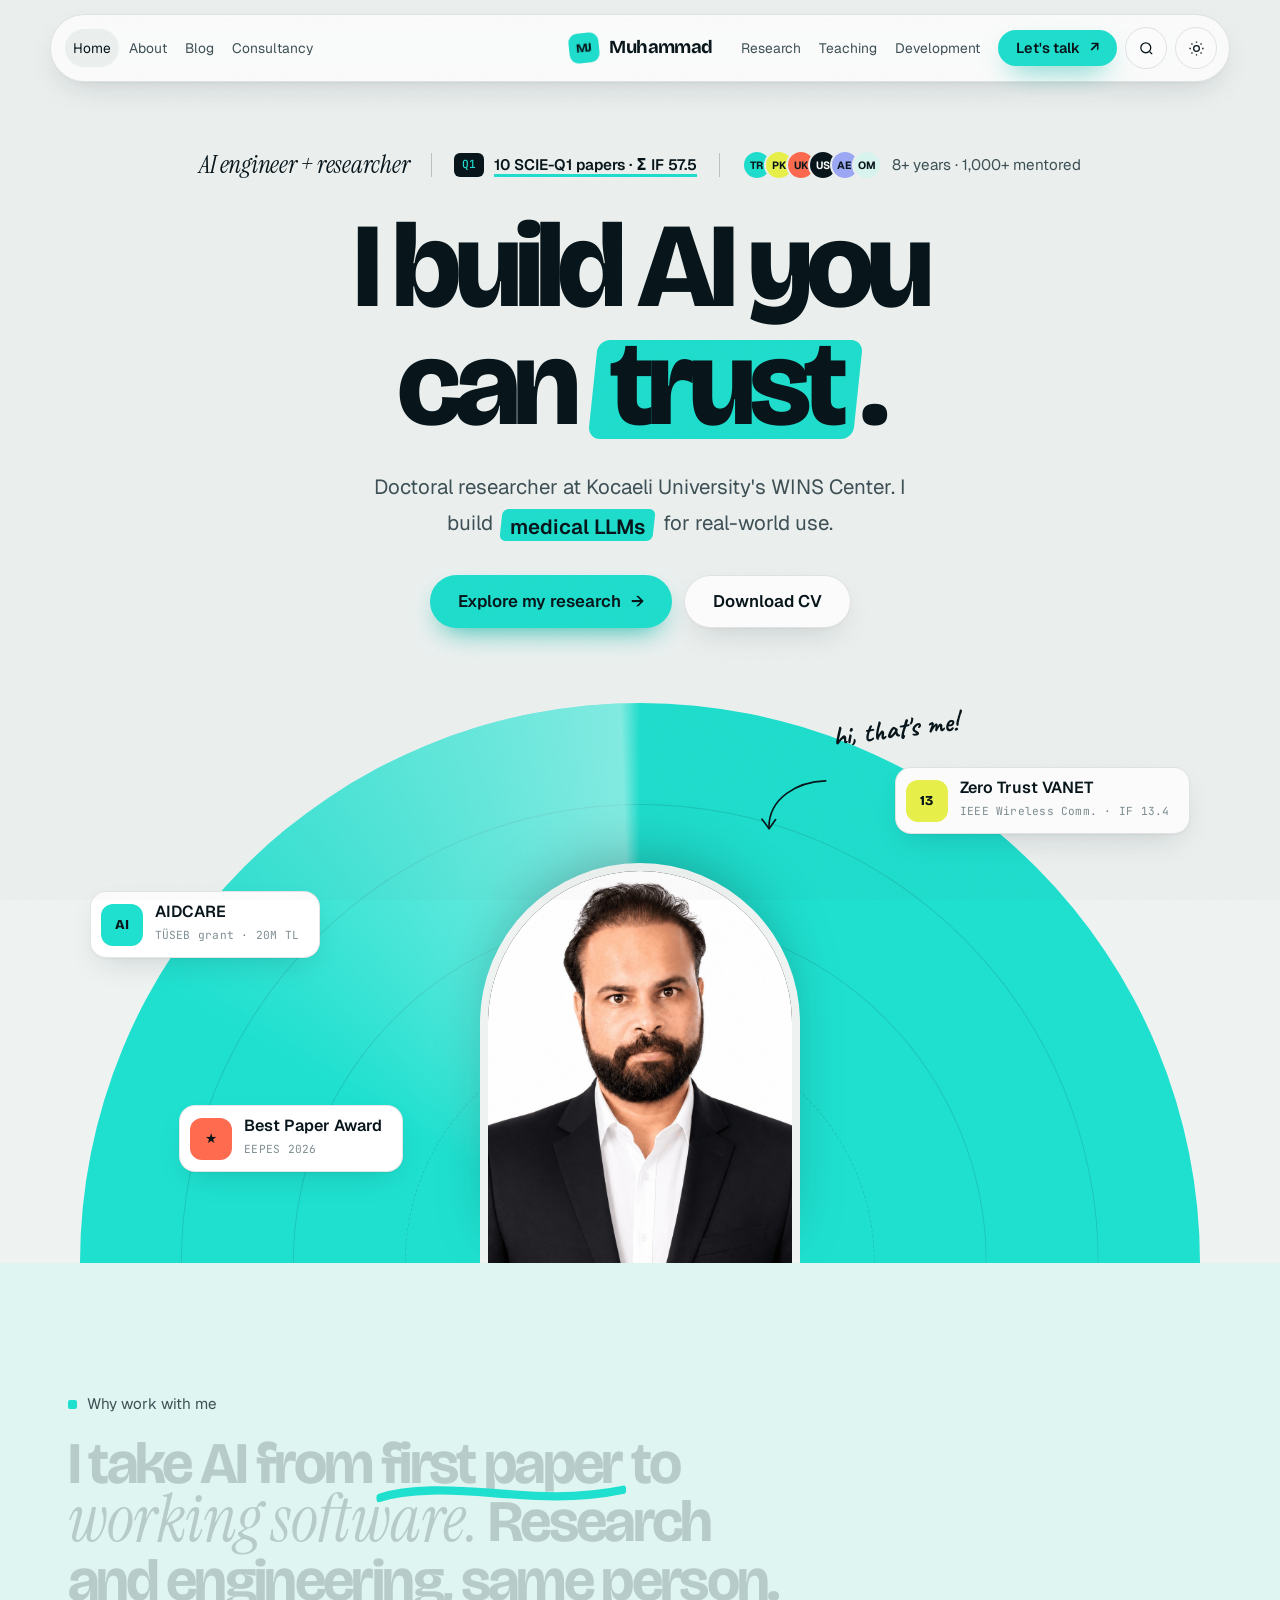
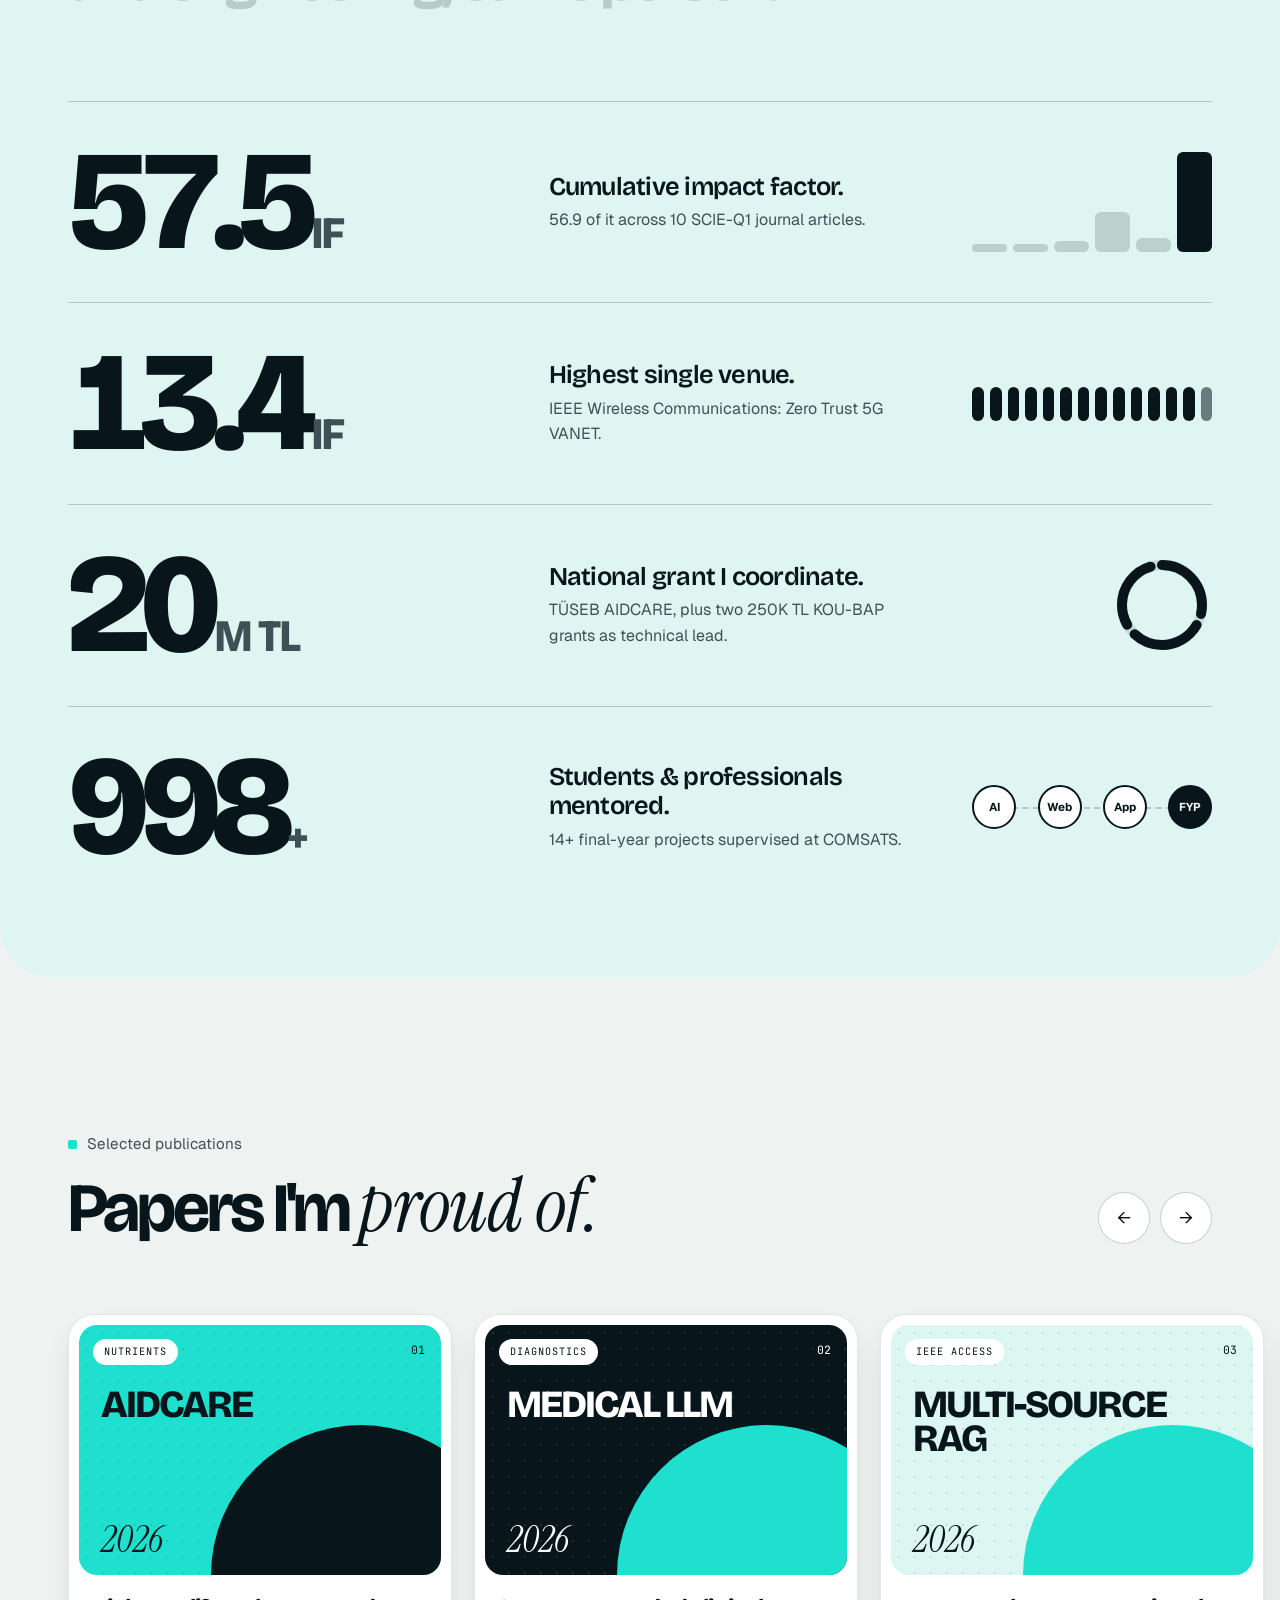
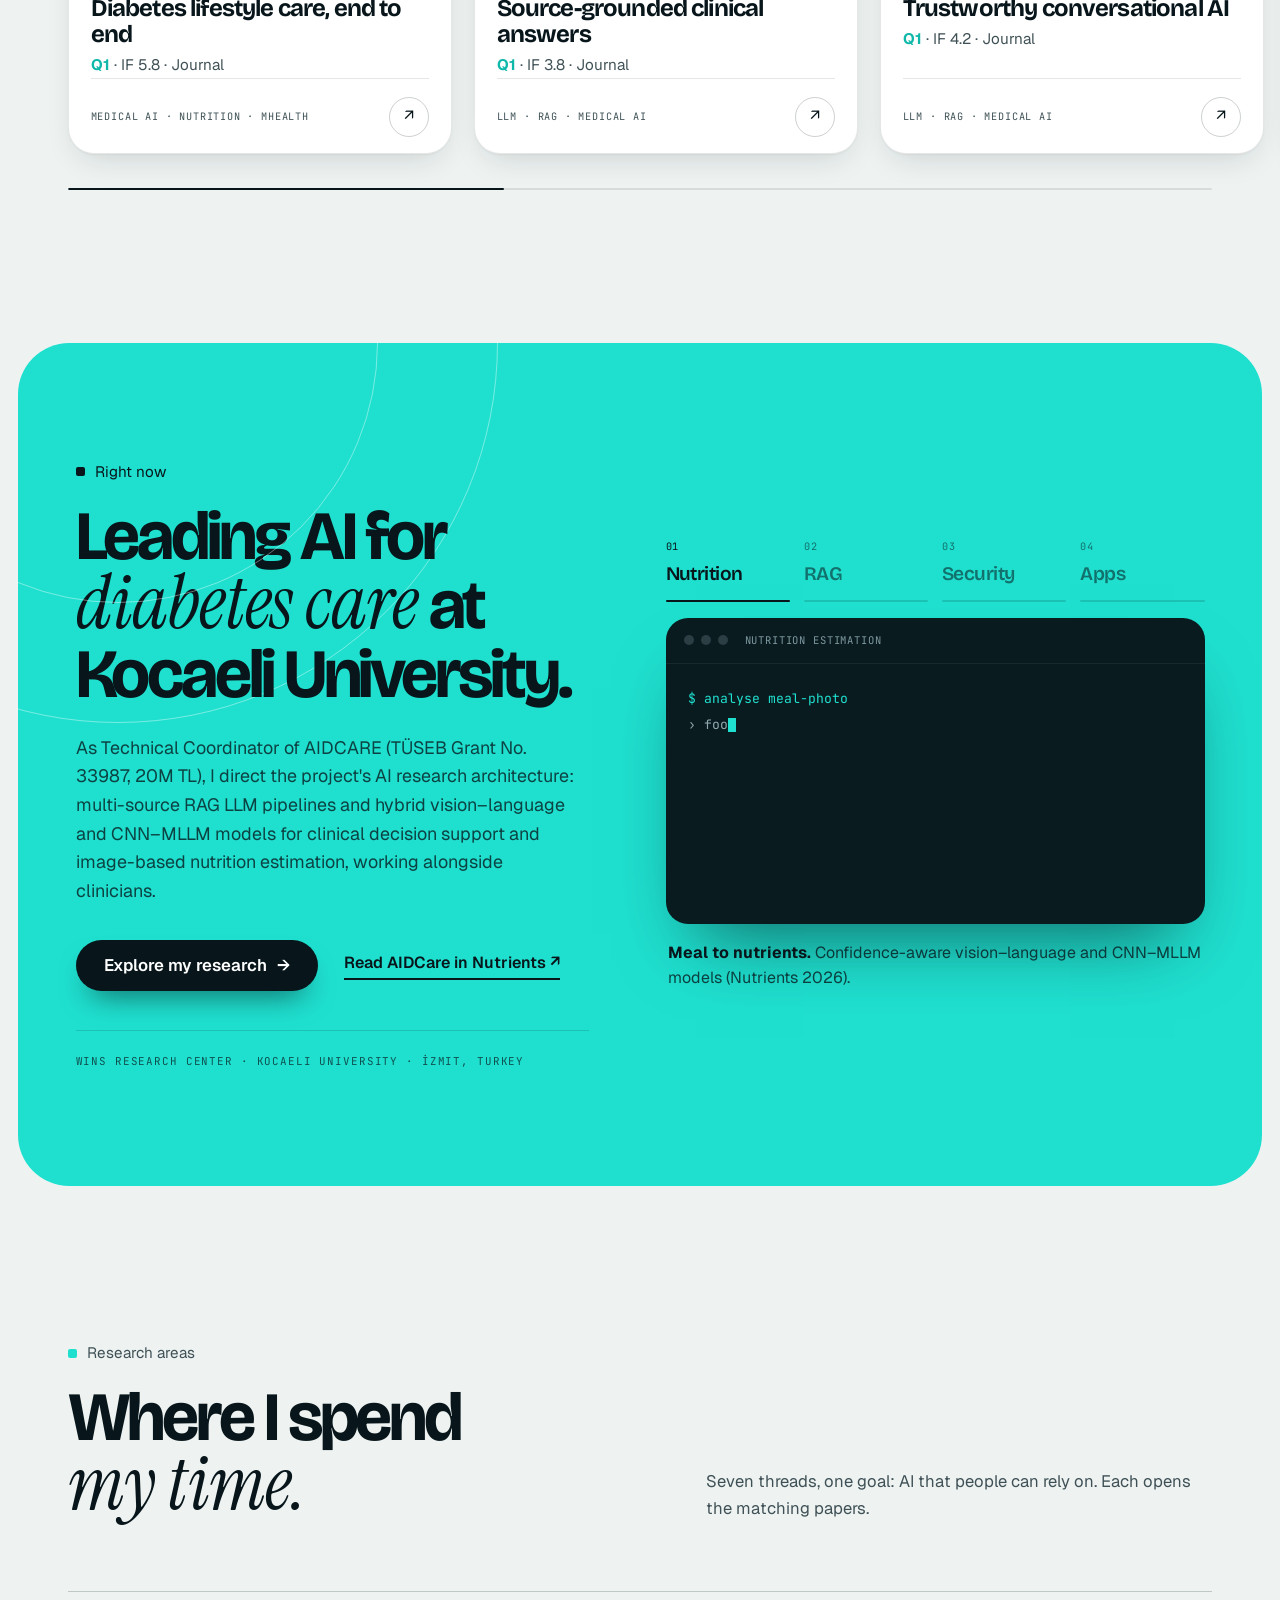
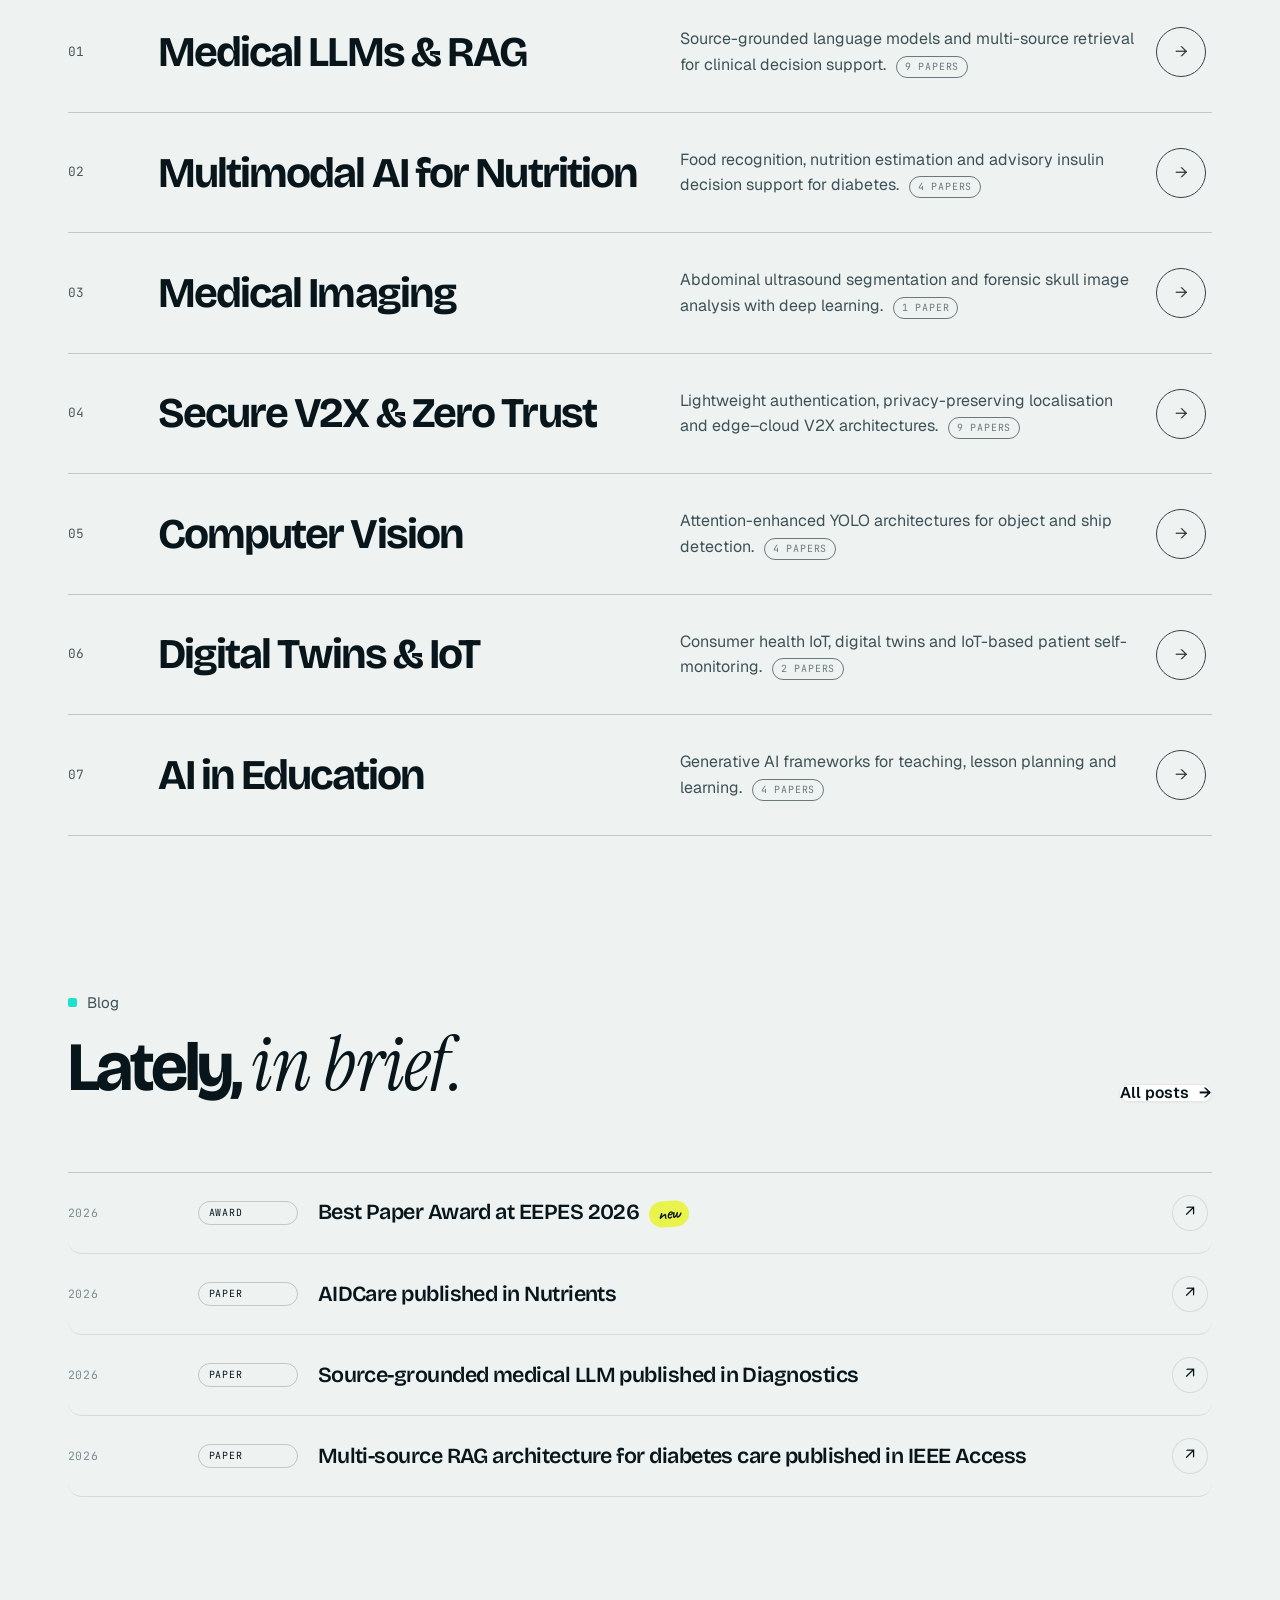
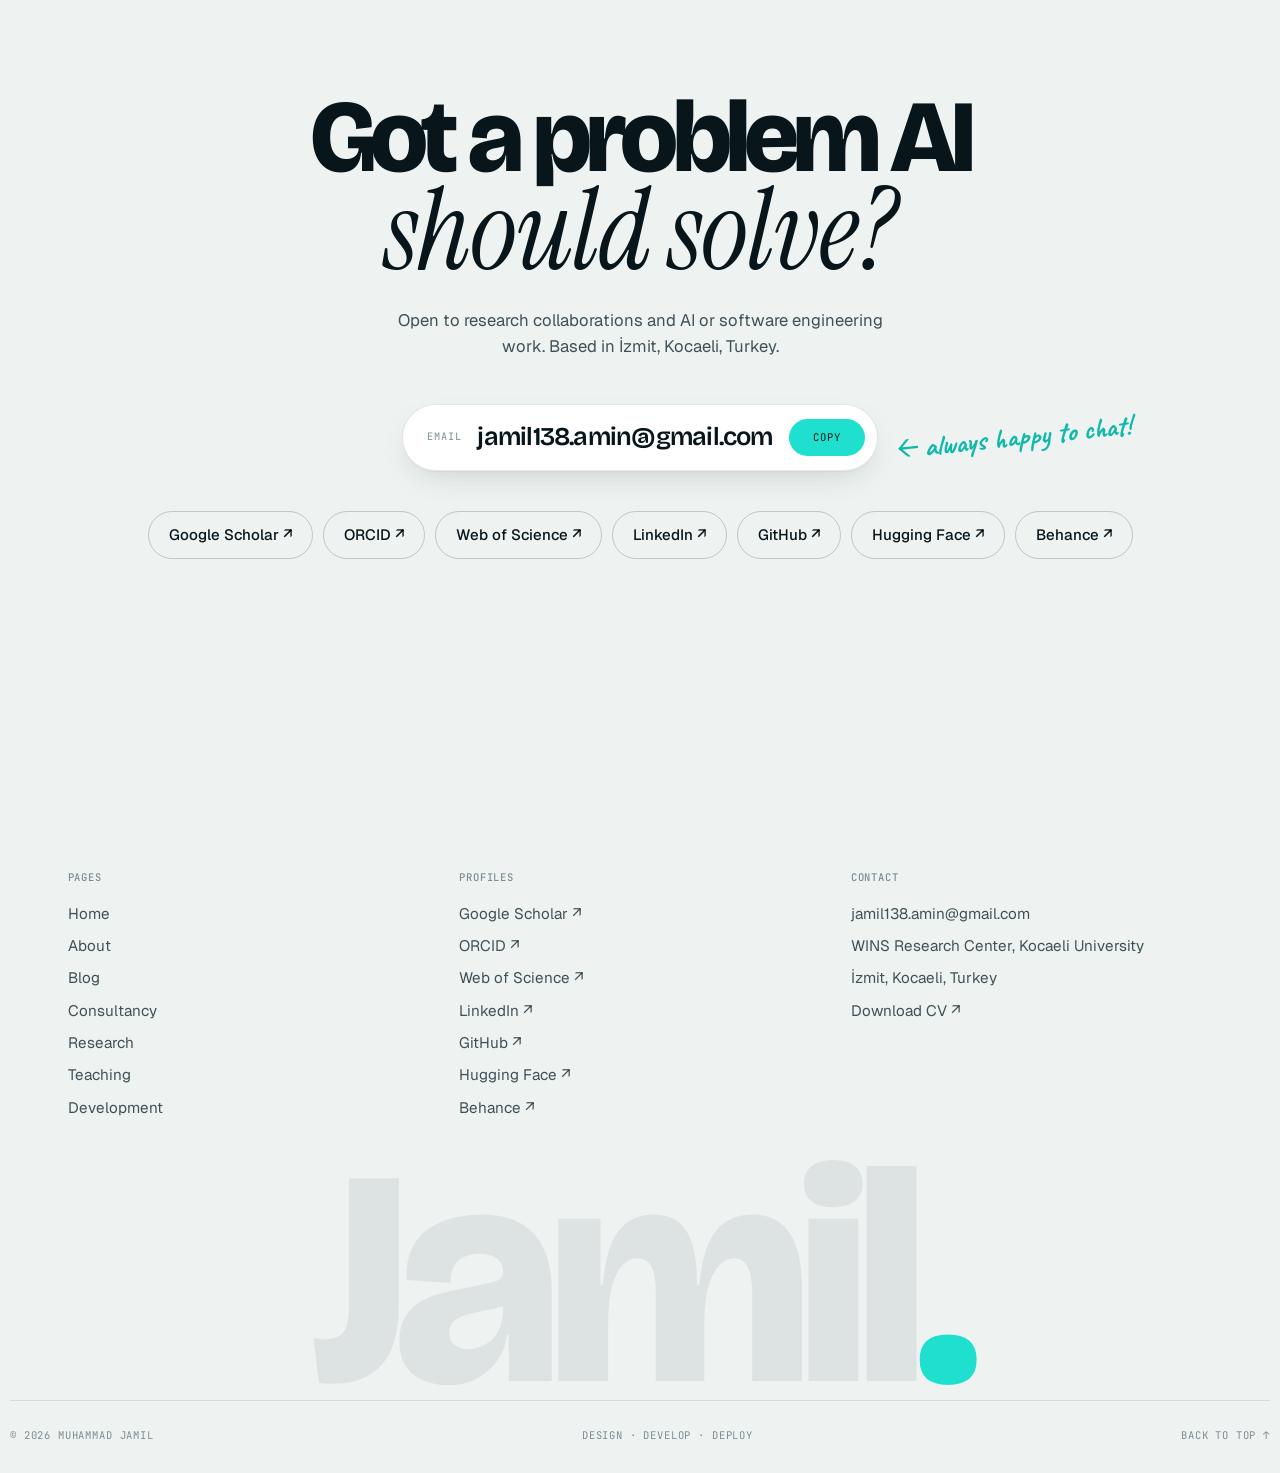
<file: index.html>
<!doctype html>
<html lang="en">
<head>
  <meta charset="utf-8" />
  <meta name="viewport" content="width=device-width, initial-scale=1" />
  <title>Muhammad Jamil | AI Engineer & Researcher</title>
  <meta name="description" content="AI engineer and doctoral researcher working on medical LLMs, multimodal AI for diabetes care, and secure V2X communication." />
  <meta name="author" content="Muhammad Jamil" />
  <meta property="og:type" content="website" />
  <meta property="og:title" content="Muhammad Jamil | AI Engineer & Researcher" />
  <meta property="og:description" content="AI engineer and doctoral researcher working on medical LLMs, multimodal AI for diabetes care, and secure V2X communication." />
  <meta property="og:image" content="assets/images/og.jpg" />
  <meta name="twitter:card" content="summary" />
  <meta name="theme-color" content="#eef3f2" />
  <link rel="icon" type="image/x-icon" href="assets/images/favicon/favicon.ico" />
  <link rel="icon" type="image/png" sizes="32x32" href="assets/images/favicon/favicon-32x32.png" />
  <link rel="icon" type="image/png" sizes="16x16" href="assets/images/favicon/favicon-16x16.png" />
  <link rel="apple-touch-icon" sizes="180x180" href="assets/images/favicon/apple-touch-icon.png" />
  <link rel="manifest" href="assets/images/favicon/site.webmanifest" />
  <link rel="preconnect" href="https://fonts.googleapis.com" />
  <link rel="preconnect" href="https://fonts.gstatic.com" crossorigin />
  <link href="https://fonts.googleapis.com/css2?family=Bricolage+Grotesque:opsz,wght@12..96,300..800&family=Geist:wght@400;500;600&family=JetBrains+Mono:wght@400;500&family=Caveat:wght@600;700&family=Instrument+Serif:ital@0;1&display=swap" rel="stylesheet" />
  <script>try{var t=localStorage.getItem('theme');if(t)document.documentElement.dataset.theme=t;}catch(e){}</script>
  <link rel="stylesheet" href="assets/css/style.css" />
</head>
<body data-page="home">
  <noscript><p class="noscript">This site needs JavaScript to show its content. You can still <a href="assets/cv.pdf">download the CV</a>.</p></noscript>
  <main id="main">

    <section class="hero">
      <div class="wrap hero__inner">
        <div class="proofbar rv">
          <span class="serif proofbar__kicker" id="kicker"></span>
          <span class="proofbar__sep"></span>
          <span class="proofbar__proof" id="proof"></span>
          <span class="proofbar__sep"></span>
          <span class="proofbar__flags"><span class="avs" id="flags"></span><span id="countriesNote"></span></span>
        </div>
        <h1 class="hero__title" id="heroTitle"></h1>
        <p class="hero__sub rv" style="--d:.35s">
          <span id="heroSub"></span>
          <span class="rot" id="rot"><span class="rot__w" id="rotWord"></span></span>
          <span id="heroSubEnd"></span>
        </p>
        <div class="hero__cta rv" style="--d:.45s">
          <a href="research.html" class="btn btn--cy btn--lg magnetic">Explore my research <span class="arr">→</span></a>
          <a href="#" class="btn btn--ghost btn--lg magnetic" id="cvBtn" target="_blank" rel="noopener">Download CV</a>
        </div>
      </div>
      <div class="dome-wrap">
        <div class="dome" id="dome">
          <div class="dome__rings" aria-hidden="true"><i></i><i></i><i></i></div>
          <figure class="arch" id="arch"><img id="photo" alt="" width="880" height="1100" /><span class="arch__fallback" id="photoFallback"></span></figure>
          <span class="hand hand--hero" id="handNote"></span>
          <svg class="hand-arrow" viewBox="0 0 120 80" aria-hidden="true"><path d="M8 10 C 50 4, 96 20, 104 64" /><path d="M92 54 L104 66 L112 50" /></svg>
        </div>
        <div id="floaters"></div>
      </div>
    </section>

    <section class="why" id="about">
      <div class="wrap">
        <p class="label rv" id="whyLabel"></p>
        <h2 class="h-xl rv" id="whyTitle"></h2>
        <div class="stats" id="stats"></div>
      </div>
    </section>

    <section class="section" id="featured">
      <div class="wrap sec-top">
        <div><p class="label rv" id="featLabel"></p><h2 class="h-xl rv" id="featTitle"></h2></div>
        <div class="car-ctrl rv">
          <button class="roundbtn" id="carPrev" aria-label="Previous papers">←</button>
          <button class="roundbtn" id="carNext" aria-label="Next papers">→</button>
        </div>
      </div>
      <div class="carousel" id="carousel"><div class="carousel__track" id="cards"></div></div>
      <div class="wrap"><div class="car-progress"><span id="carBar"></span></div></div>
    </section>

    <section class="now" id="now">
      <div class="now__inner wrap">
        <div class="now__text">
          <p class="label label--ink rv" id="nowLabel"></p>
          <h2 class="h-xl rv" id="nowTitle"></h2>
          <p class="now__p rv" id="nowText"></p>
          <div class="now__cta rv"><a class="btn btn--ink btn--lg" id="nowPrimary"></a><a class="link-ul" id="nowSecondary" target="_blank" rel="noopener"></a></div>
          <p class="now__foot mono rv" id="nowFoot"></p>
        </div>
        <div class="now__term rv">
          <div class="tabs" id="tabs" role="tablist"></div>
          <div class="term">
            <div class="term__bar mono"><i></i><i></i><i></i><span id="termFile"></span></div>
            <pre class="term__body mono" id="termBody" aria-live="off"></pre>
          </div>
          <p class="term__cap" id="termCap"></p>
        </div>
      </div>
    </section>

    <section class="section" id="areas">
      <div class="wrap"><div id="areasHead"></div><ol class="areas" id="areasList"></ol></div>
    </section>

    <section class="section" id="latest">
      <div class="wrap"><div id="newsHead"></div><ul class="news" id="newsList"></ul></div>
    </section>

    <section class="contact" id="contact">
      <div class="wrap contact__inner">
        <h2 class="contact__title rv" id="cTitle"></h2>
        <p class="lead rv" id="cText"></p>
        <div class="contact__mailrow rv">
          <button class="mailcard" data-copy-email>
            <span class="mailcard__k mono">email</span>
            <span class="mailcard__v" id="mailText"></span>
            <span class="mailcard__c mono">copy</span>
          </button>
          <span class="hand hand--contact" id="cNote"></span>
        </div>
        <div class="socials rv" id="socials"></div>
      </div>
    </section>
  </main>
  <script src="assets/js/data.js"></script>
  <script src="assets/js/core.js"></script>
  <script src="assets/js/pages.js"></script>
</body>
</html>
</file>
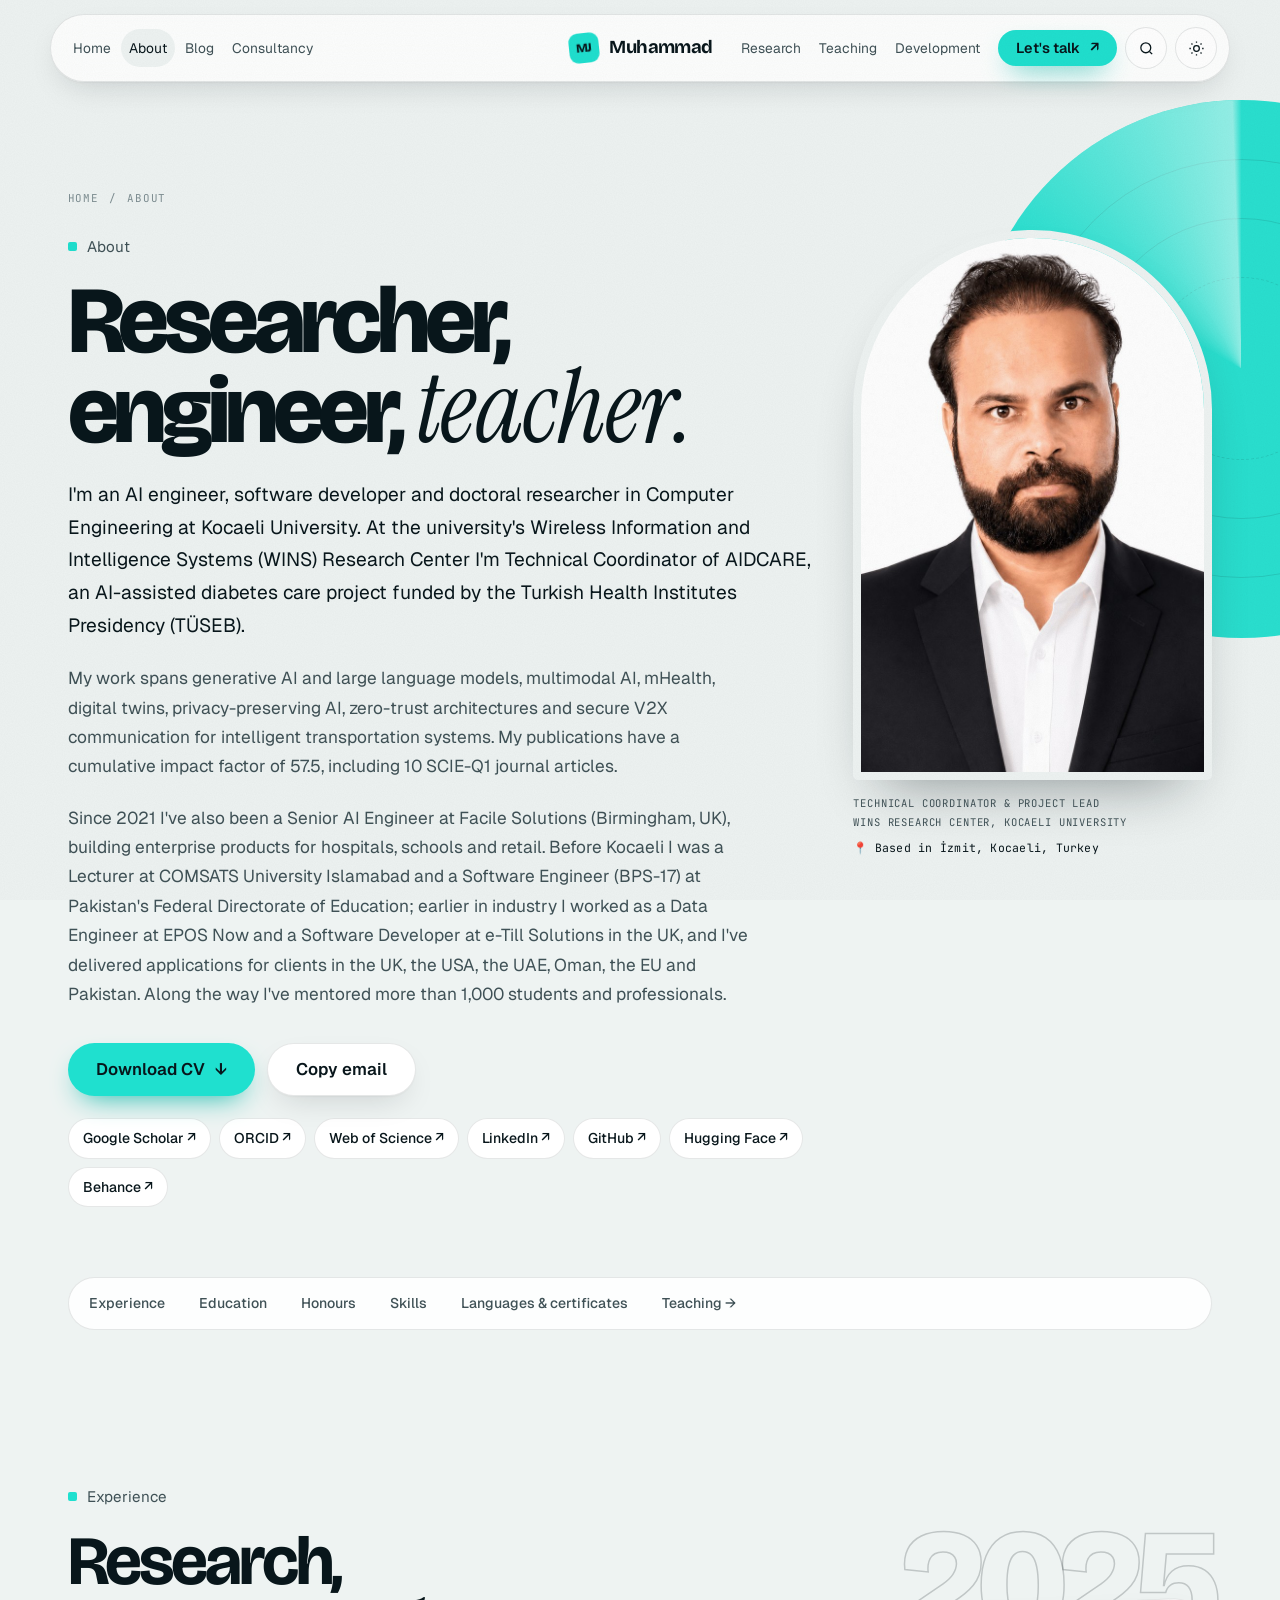
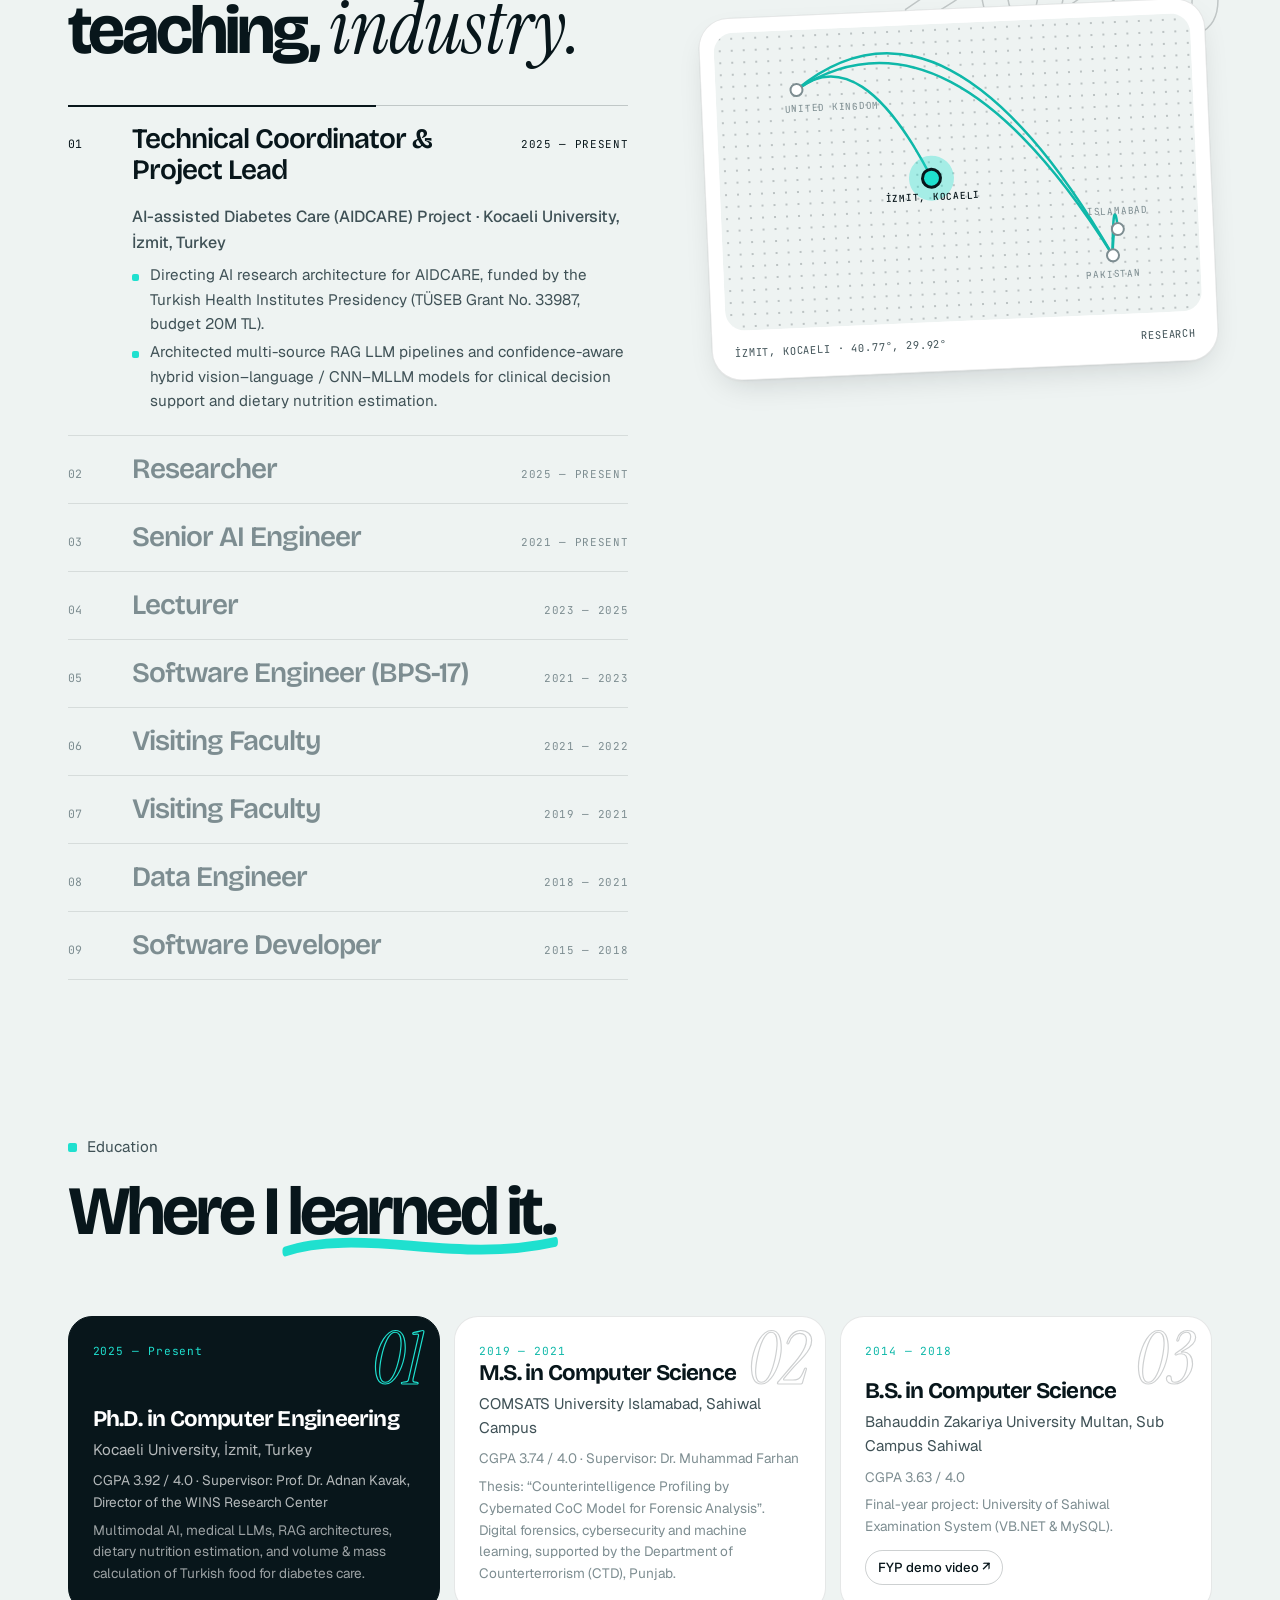
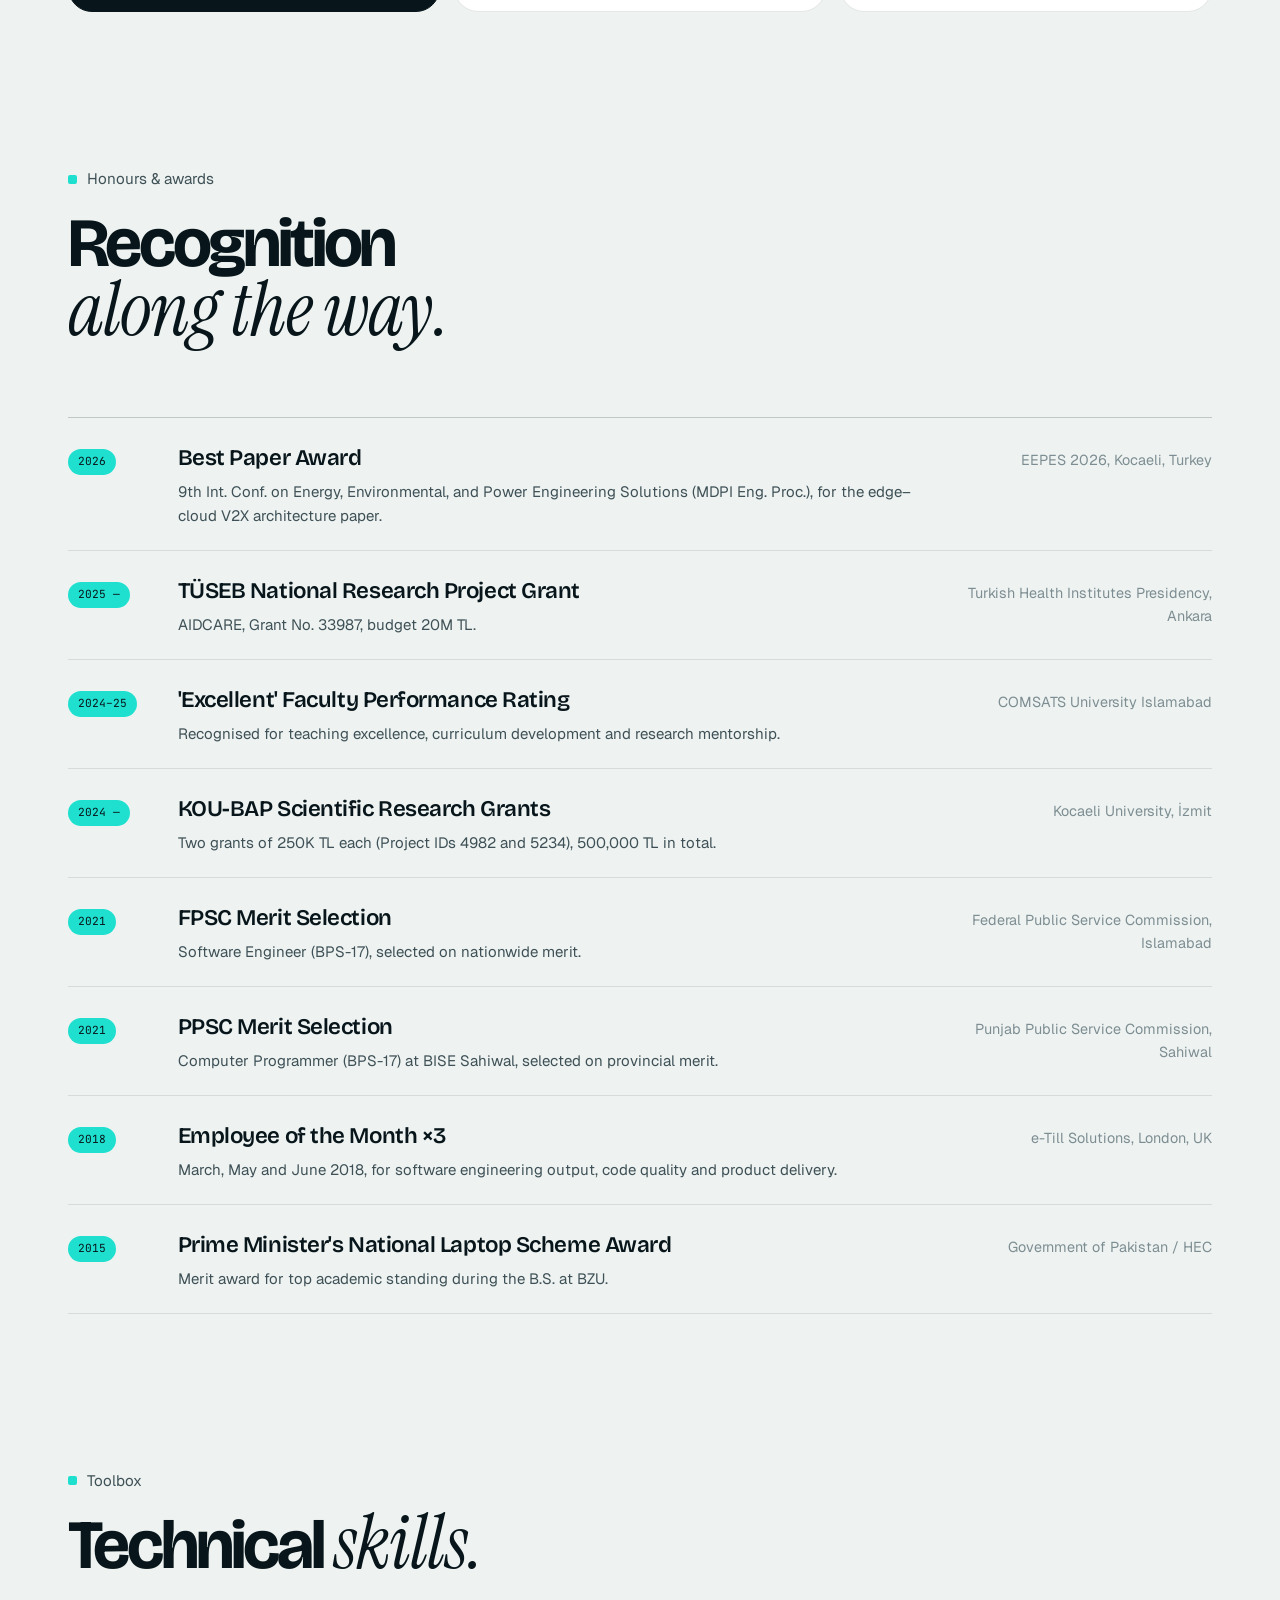
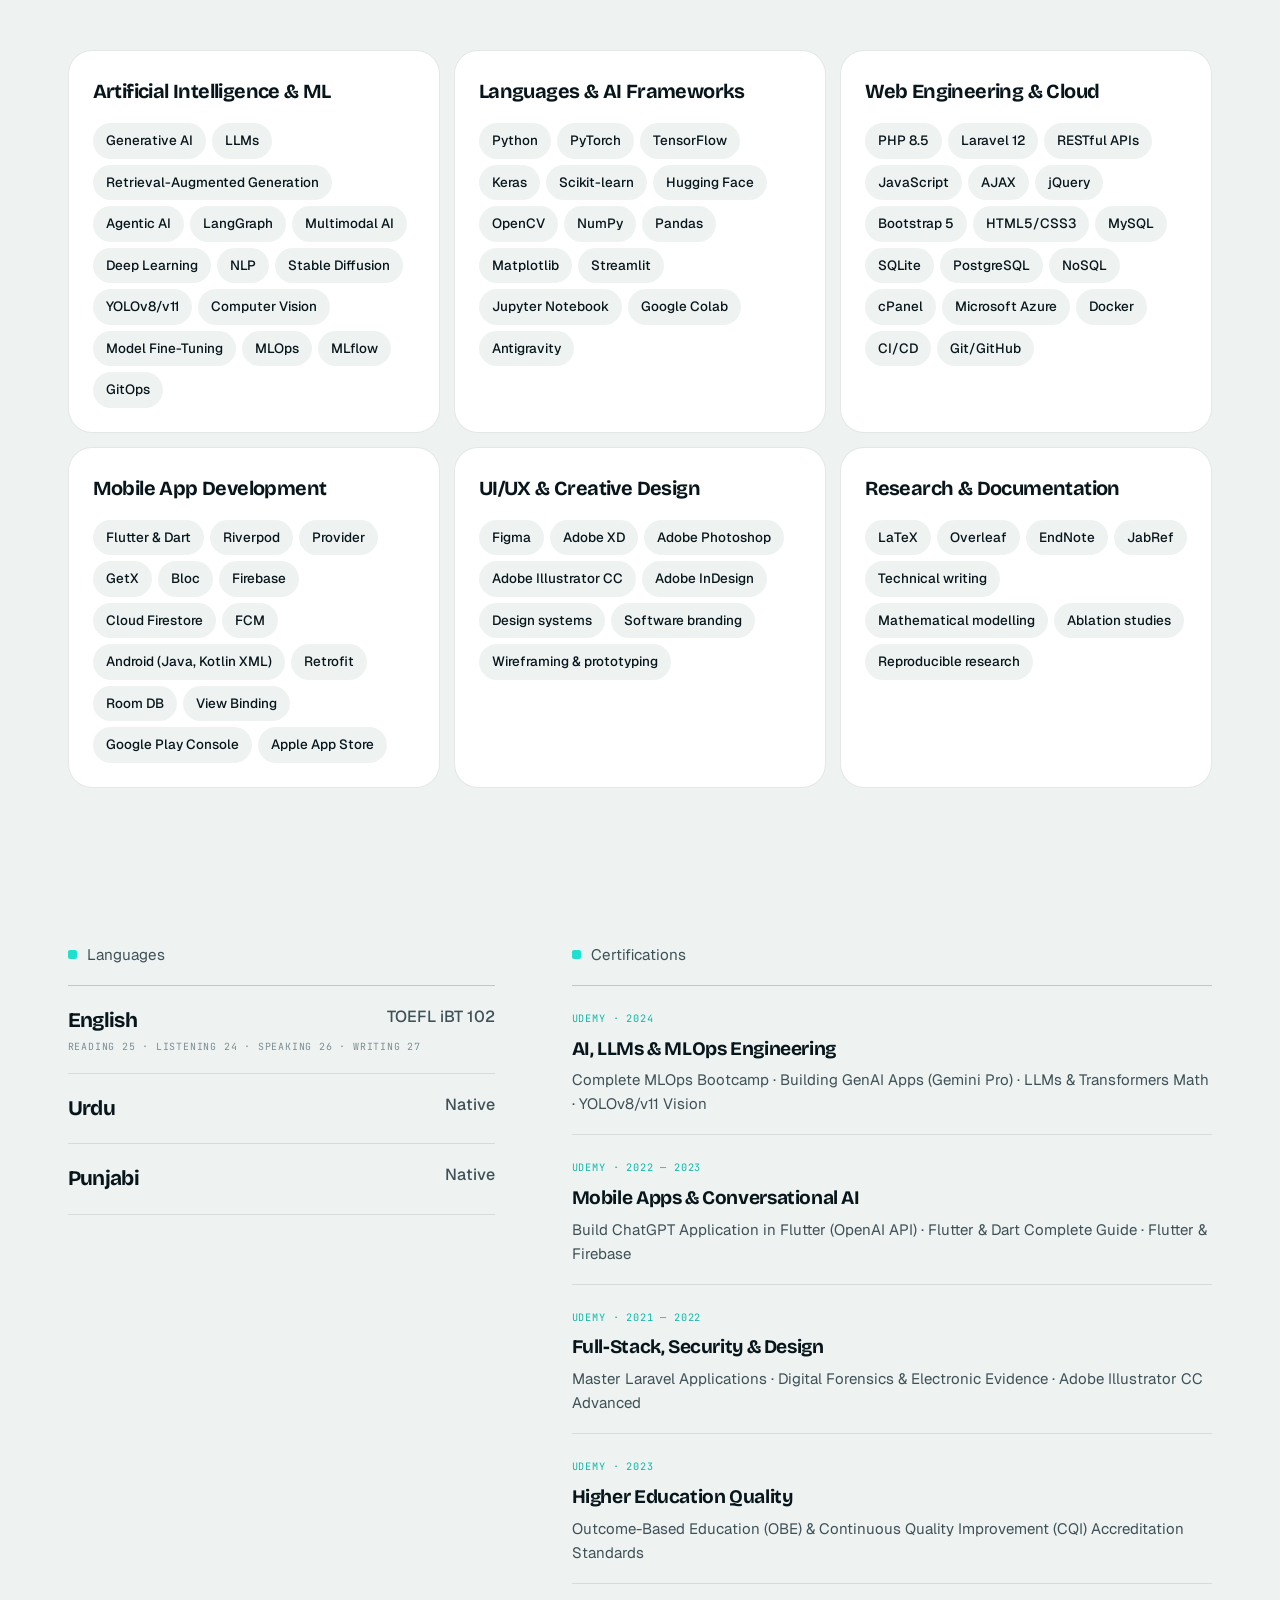
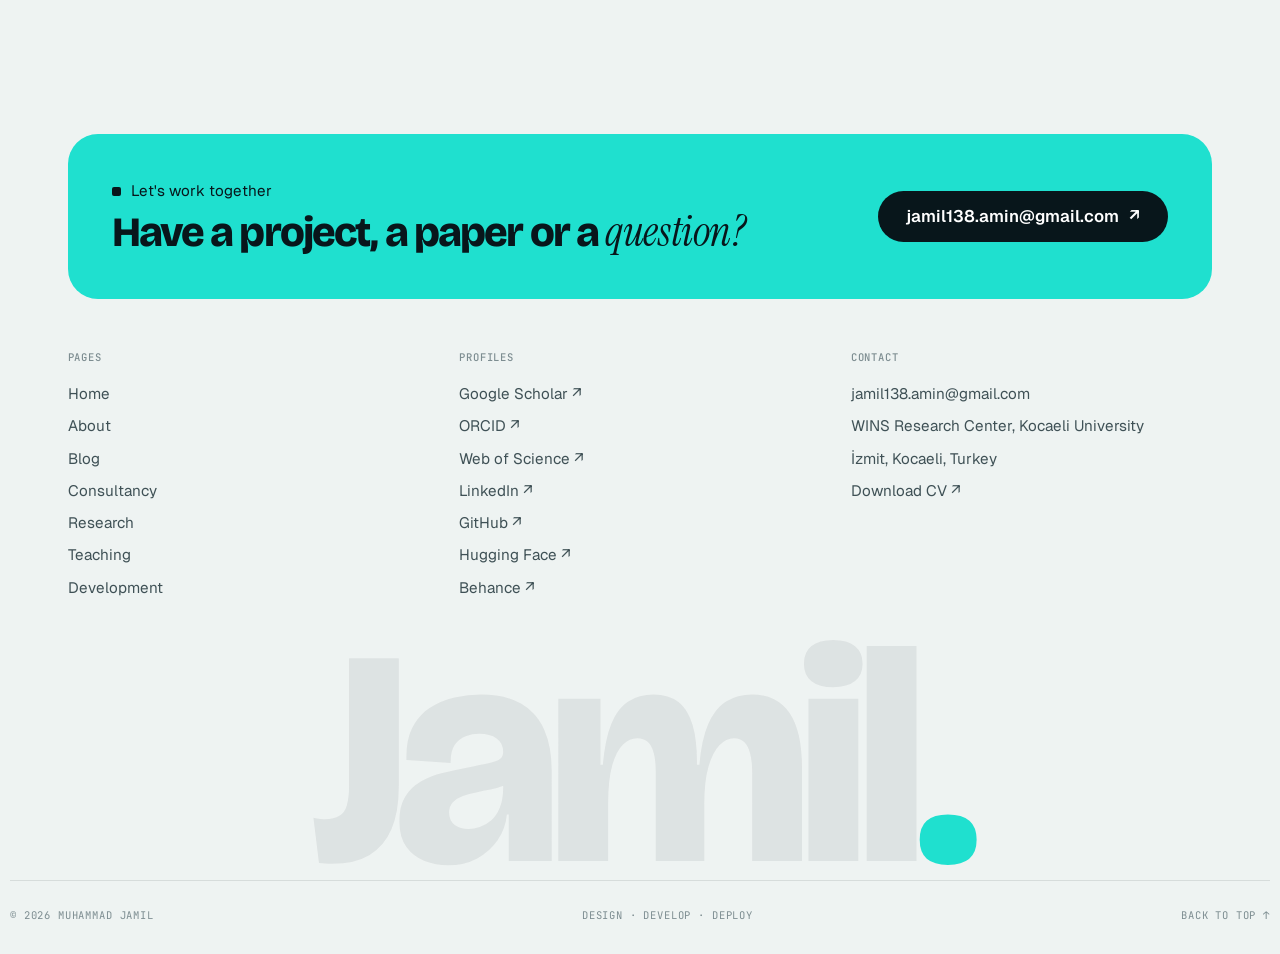
<file: about.html>
<!doctype html>
<html lang="en">
<head>
  <meta charset="utf-8" />
  <meta name="viewport" content="width=device-width, initial-scale=1" />
  <title>About | Muhammad Jamil</title>
  <meta name="description" content="Biography, experience, education, honours and skills of Muhammad Jamil." />
  <meta name="author" content="Muhammad Jamil" />
  <meta property="og:type" content="website" />
  <meta property="og:title" content="About | Muhammad Jamil" />
  <meta property="og:description" content="Biography, experience, education, honours and skills of Muhammad Jamil." />
  <meta property="og:image" content="assets/images/og.jpg" />
  <meta name="twitter:card" content="summary" />
  <meta name="theme-color" content="#eef3f2" />
  <link rel="icon" type="image/x-icon" href="assets/images/favicon/favicon.ico" />
  <link rel="icon" type="image/png" sizes="32x32" href="assets/images/favicon/favicon-32x32.png" />
  <link rel="icon" type="image/png" sizes="16x16" href="assets/images/favicon/favicon-16x16.png" />
  <link rel="apple-touch-icon" sizes="180x180" href="assets/images/favicon/apple-touch-icon.png" />
  <link rel="manifest" href="assets/images/favicon/site.webmanifest" />
  <link rel="preconnect" href="https://fonts.googleapis.com" />
  <link rel="preconnect" href="https://fonts.gstatic.com" crossorigin />
  <link href="https://fonts.googleapis.com/css2?family=Bricolage+Grotesque:opsz,wght@12..96,300..800&family=Geist:wght@400;500;600&family=JetBrains+Mono:wght@400;500&family=Caveat:wght@600;700&family=Instrument+Serif:ital@0;1&display=swap" rel="stylesheet" />
  <script>try{var t=localStorage.getItem('theme');if(t)document.documentElement.dataset.theme=t;}catch(e){}</script>
  <link rel="stylesheet" href="assets/css/style.css" />
</head>
<body data-page="about">
  <noscript><p class="noscript">This site needs JavaScript to show its content. You can still <a href="assets/cv.pdf">download the CV</a>.</p></noscript>
  <main id="main">

    <section class="phero phero--about" id="phero"></section>
    <nav class="subnav" id="subnav" aria-label="On this page"></nav>
    <section class="section" id="journey"></section>
    <section class="section" id="education"><div class="wrap"><div id="eduHead"></div><div class="edu edu--3" id="eduGrid"></div></div></section>
    <section class="section" id="honors"><div class="wrap"><div id="honHead"></div><ul class="hons" id="honList"></ul></div></section>
    <section class="section" id="skills"><div class="wrap"><div id="skillHead"></div><div class="skills" id="skillGrid"></div></div></section>
    <section class="section" id="certifications">
      <div class="wrap twocol">
        <div id="languages"><p class="label rv">Languages</p><ul class="langs rv" id="langList"></ul></div>
        <div><p class="label rv">Certifications</p><ul class="certs rv" id="certList"></ul></div>
      </div>
    </section>
  </main>
  <script src="assets/js/data.js"></script>
  <script src="assets/js/core.js"></script>
  <script src="assets/js/pages.js"></script>
</body>
</html>
</file>
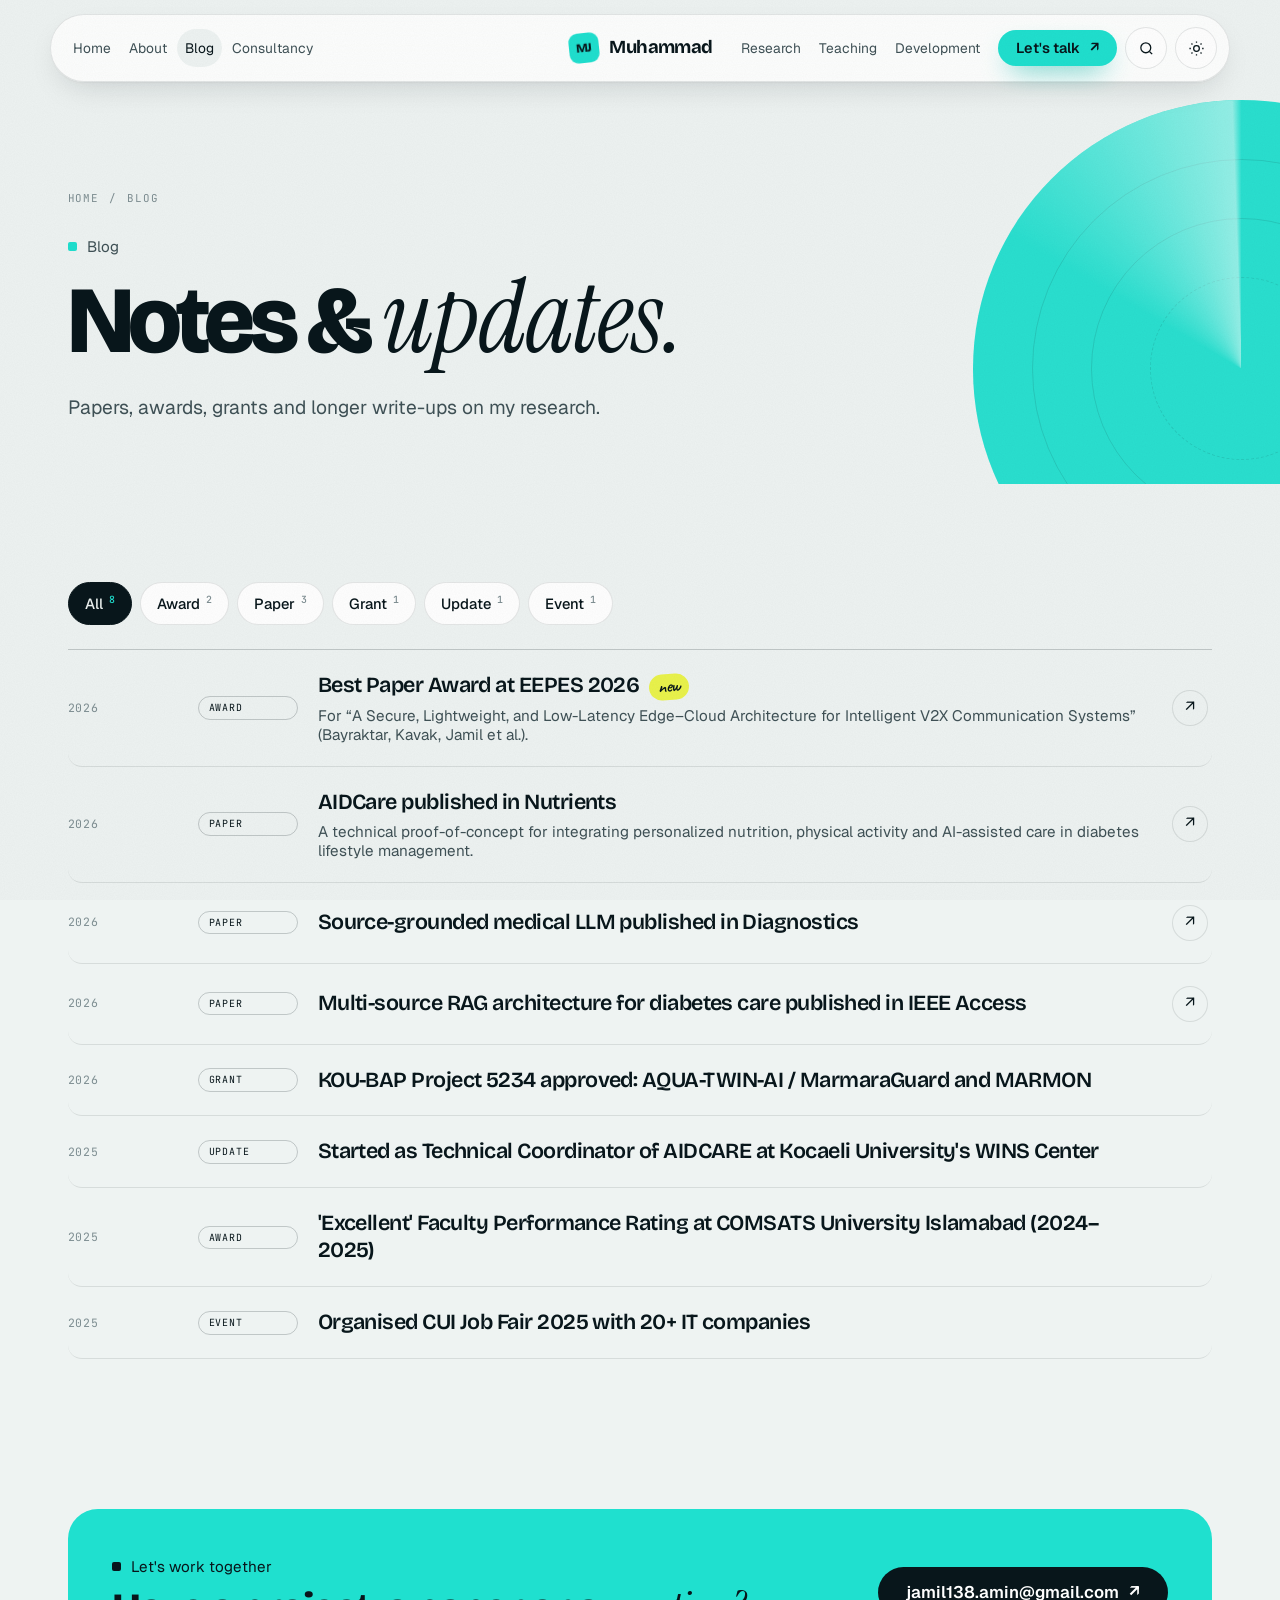
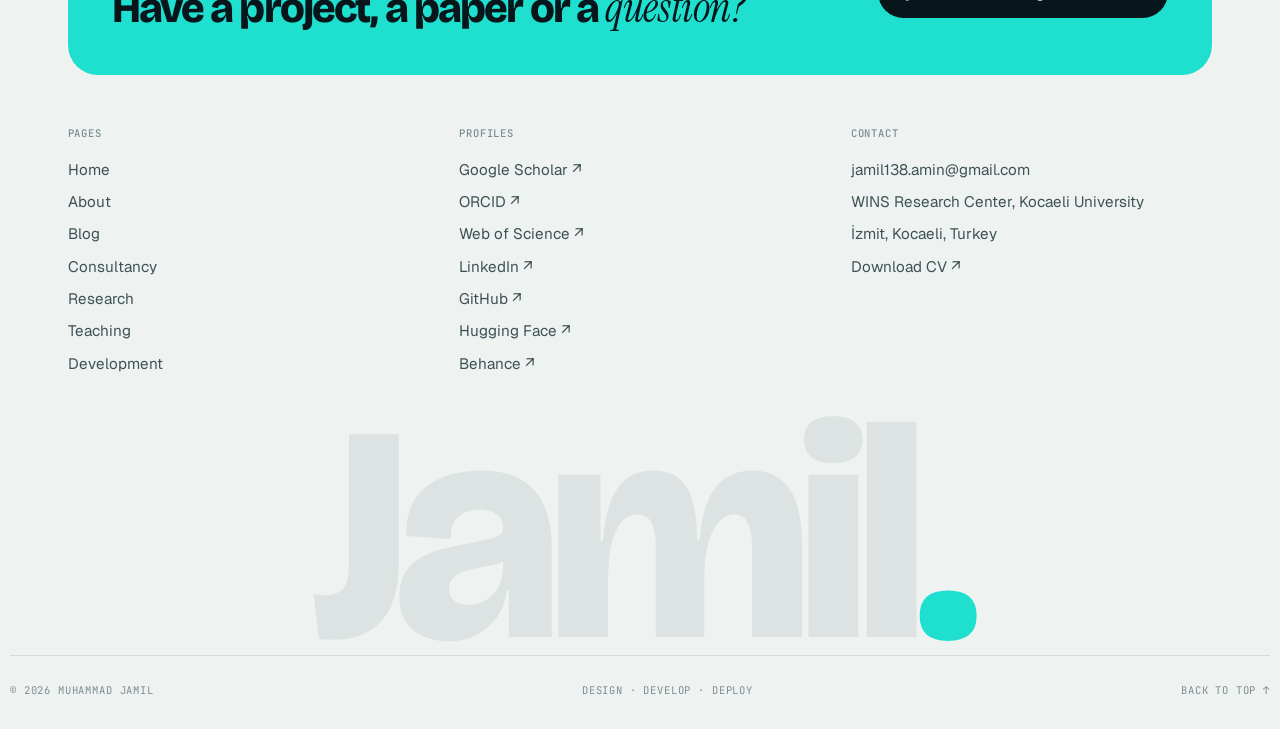
<file: blog.html>
<!doctype html>
<html lang="en">
<head>
  <meta charset="utf-8" />
  <meta name="viewport" content="width=device-width, initial-scale=1" />
  <title>Blog | Muhammad Jamil</title>
  <meta name="description" content="Papers, awards, grants and write-ups by Muhammad Jamil." />
  <meta name="author" content="Muhammad Jamil" />
  <meta property="og:type" content="website" />
  <meta property="og:title" content="Blog | Muhammad Jamil" />
  <meta property="og:description" content="Papers, awards, grants and write-ups by Muhammad Jamil." />
  <meta property="og:image" content="assets/images/og.jpg" />
  <meta name="twitter:card" content="summary" />
  <meta name="theme-color" content="#eef3f2" />
  <link rel="icon" type="image/x-icon" href="assets/images/favicon/favicon.ico" />
  <link rel="icon" type="image/png" sizes="32x32" href="assets/images/favicon/favicon-32x32.png" />
  <link rel="icon" type="image/png" sizes="16x16" href="assets/images/favicon/favicon-16x16.png" />
  <link rel="apple-touch-icon" sizes="180x180" href="assets/images/favicon/apple-touch-icon.png" />
  <link rel="manifest" href="assets/images/favicon/site.webmanifest" />
  <link rel="preconnect" href="https://fonts.googleapis.com" />
  <link rel="preconnect" href="https://fonts.gstatic.com" crossorigin />
  <link href="https://fonts.googleapis.com/css2?family=Bricolage+Grotesque:opsz,wght@12..96,300..800&family=Geist:wght@400;500;600&family=JetBrains+Mono:wght@400;500&family=Caveat:wght@600;700&family=Instrument+Serif:ital@0;1&display=swap" rel="stylesheet" />
  <script>try{var t=localStorage.getItem('theme');if(t)document.documentElement.dataset.theme=t;}catch(e){}</script>
  <link rel="stylesheet" href="assets/css/style.css" />
</head>
<body data-page="blog">
  <noscript><p class="noscript">This site needs JavaScript to show its content. You can still <a href="assets/cv.pdf">download the CV</a>.</p></noscript>
  <main id="main">

    <section class="phero" id="phero"></section>
    <section class="section section--tight" id="list"><div class="wrap" id="blogMain"></div></section>
  </main>
  <script src="assets/js/data.js"></script>
  <script src="assets/js/core.js"></script>
  <script src="assets/js/pages.js"></script>
</body>
</html>
</file>
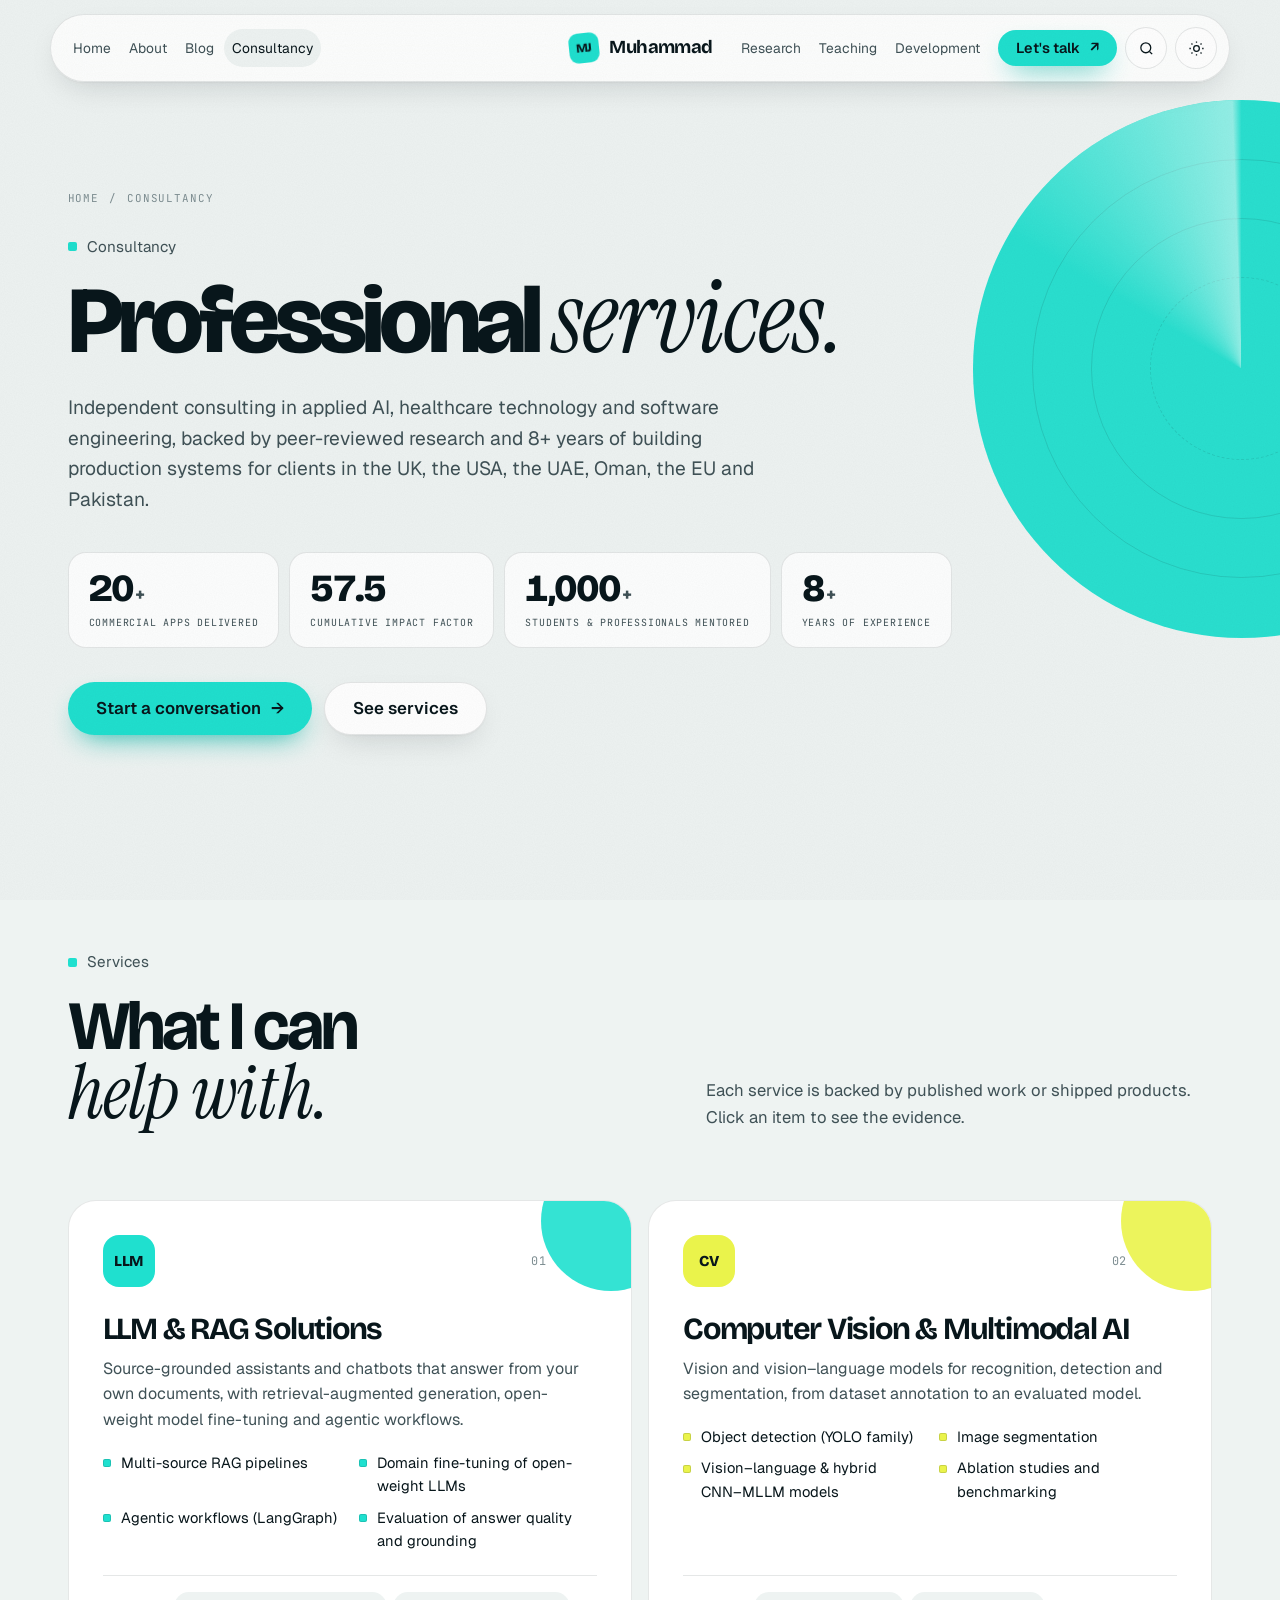
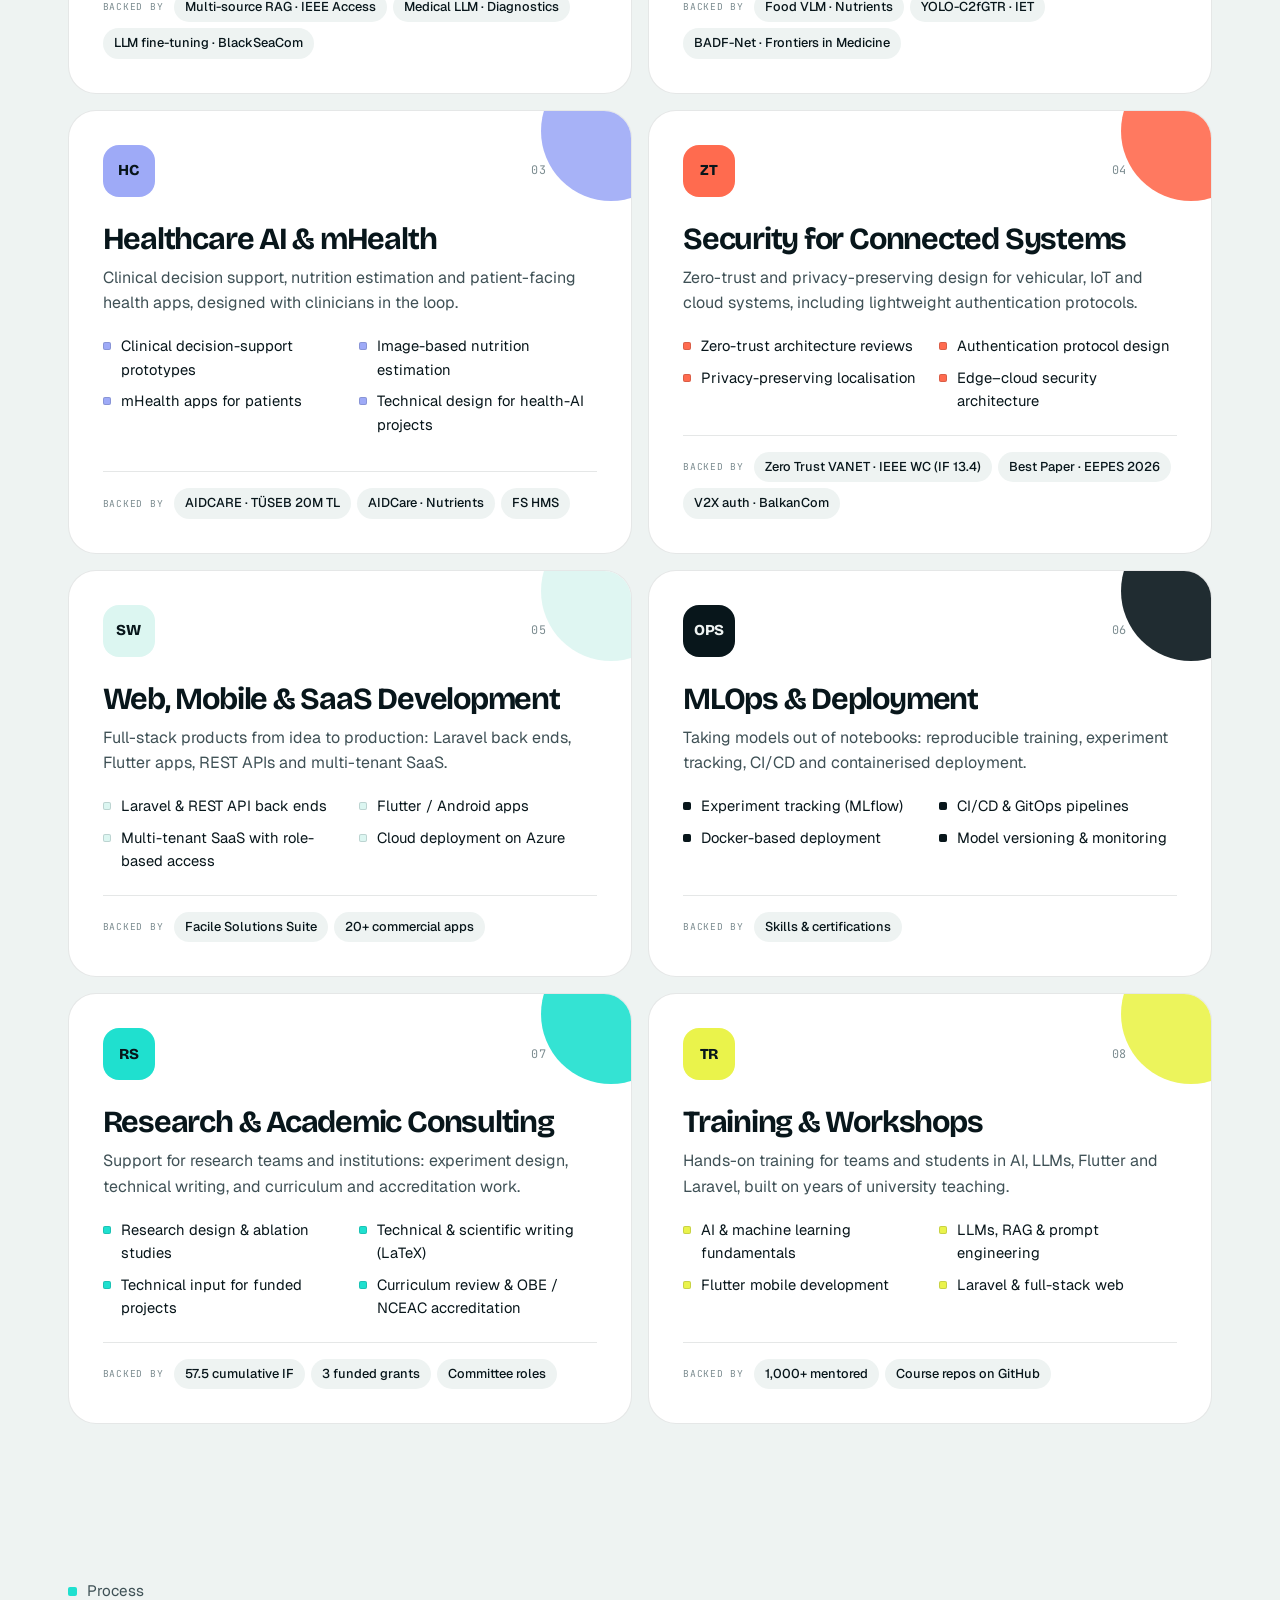
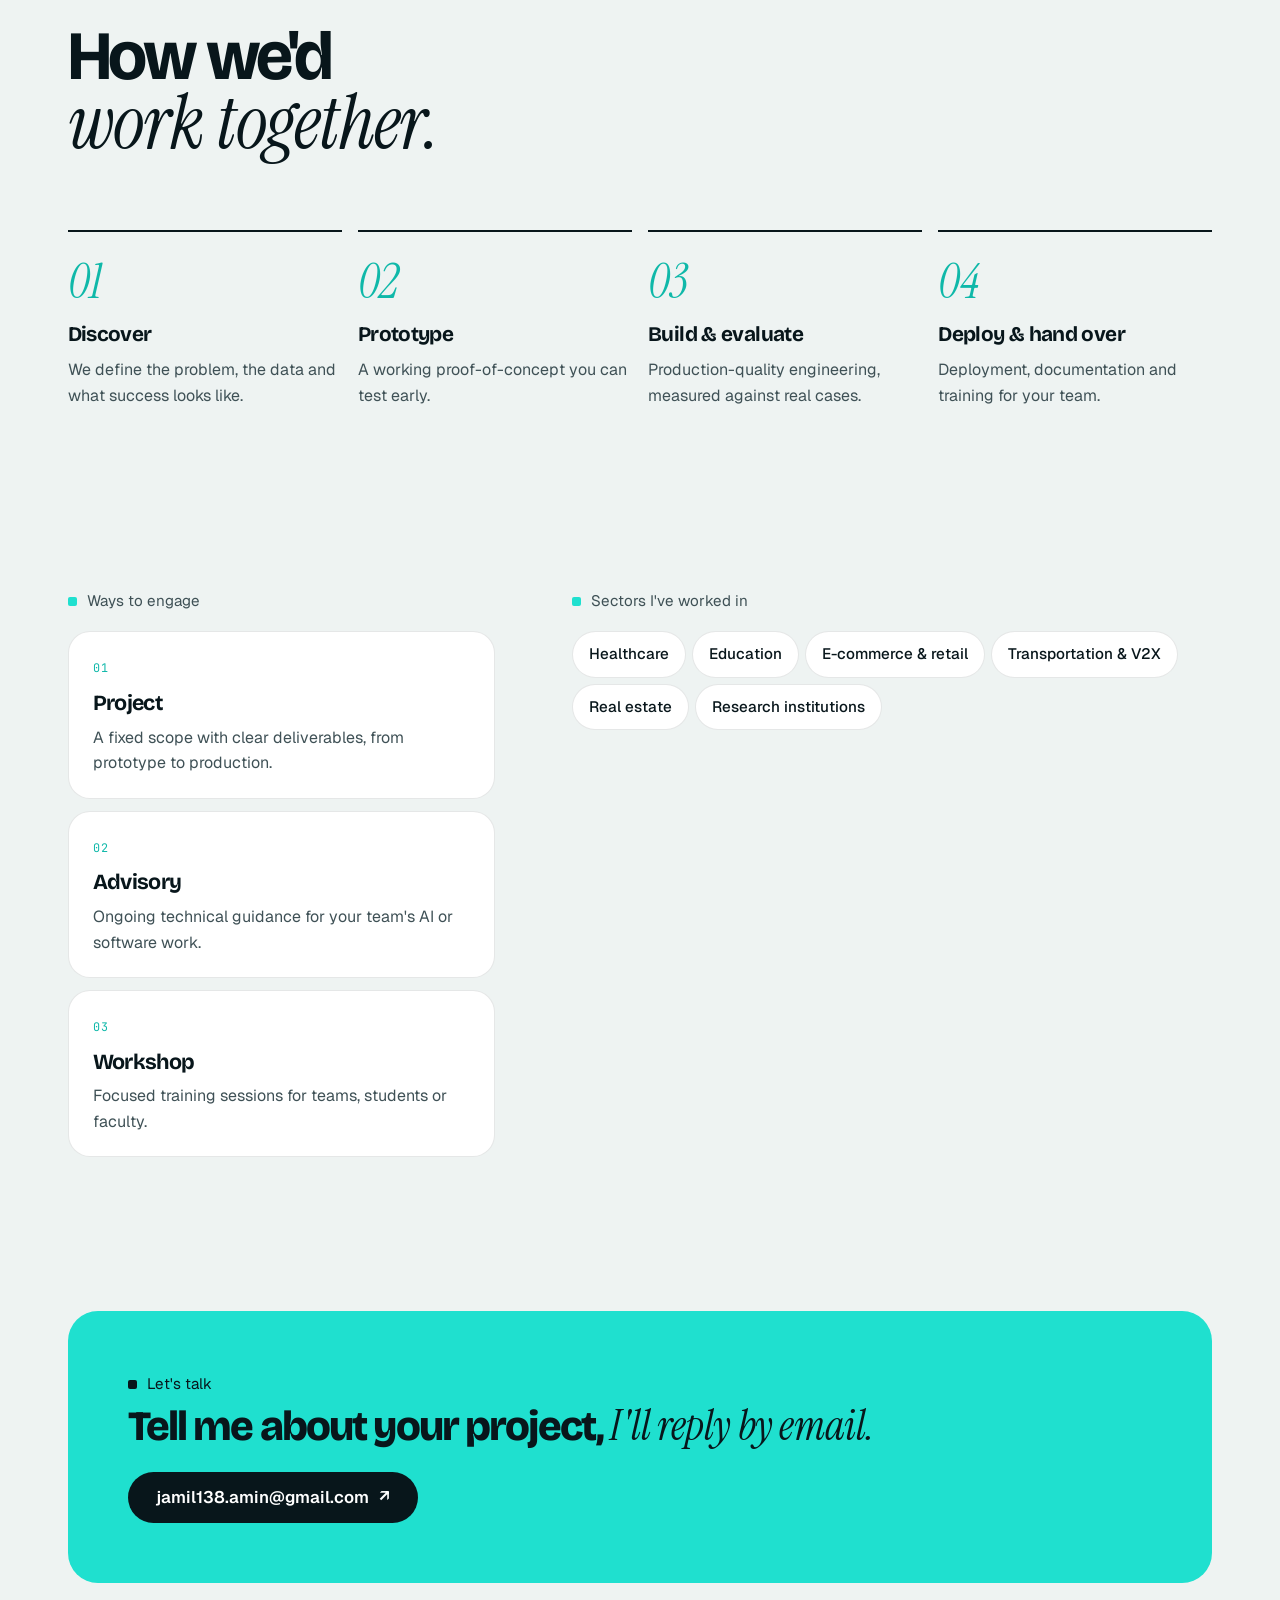
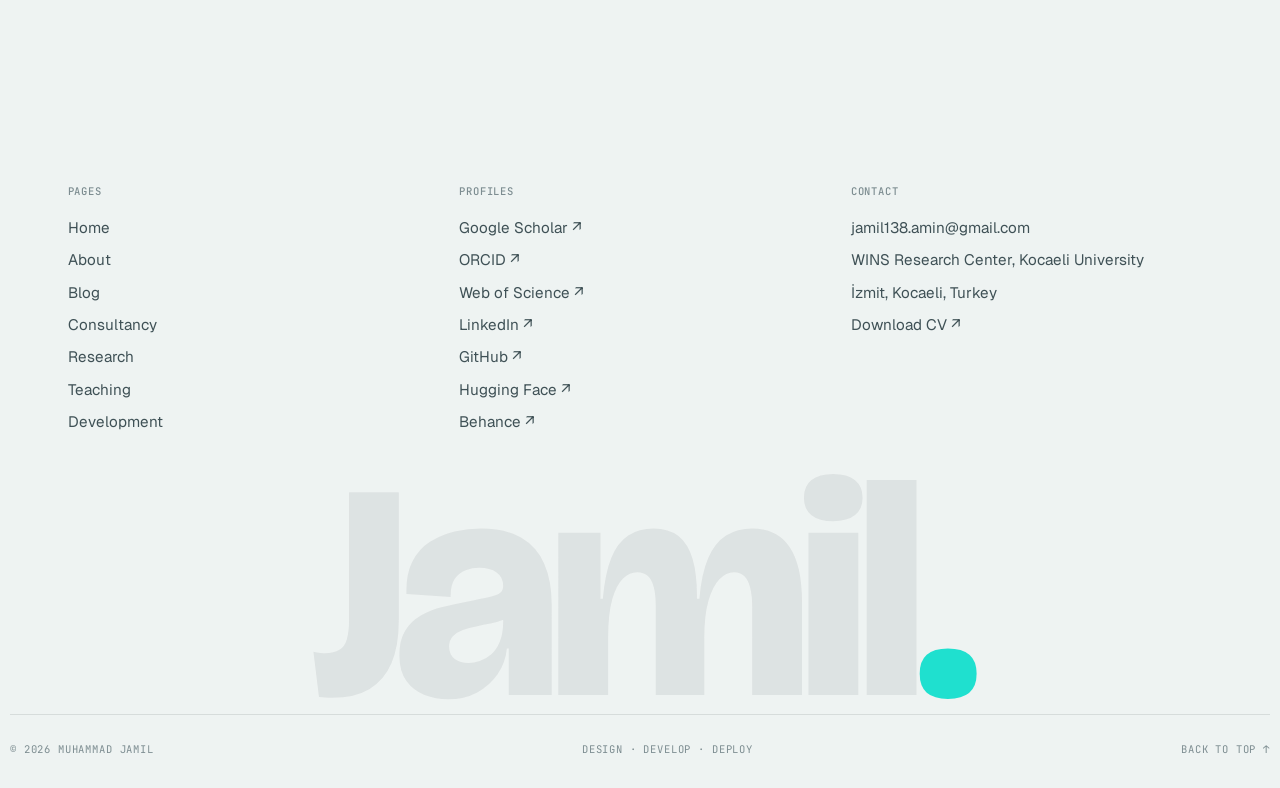
<file: consultancy.html>
<!doctype html>
<html lang="en">
<head>
  <meta charset="utf-8" />
  <meta name="viewport" content="width=device-width, initial-scale=1" />
  <title>Consultancy | Muhammad Jamil</title>
  <meta name="description" content="Professional consultancy services by Muhammad Jamil: LLM and RAG solutions, computer vision, healthcare AI, security for connected systems, web and mobile development, MLOps, research consulting and training." />
  <meta name="author" content="Muhammad Jamil" />
  <meta property="og:type" content="website" />
  <meta property="og:title" content="Consultancy | Muhammad Jamil" />
  <meta property="og:description" content="Professional consultancy services by Muhammad Jamil: LLM and RAG solutions, computer vision, healthcare AI, security for connected systems, web and mobile development, MLOps, research consulting and training." />
  <meta property="og:image" content="assets/images/og.jpg" />
  <meta name="twitter:card" content="summary" />
  <meta name="theme-color" content="#eef3f2" />
  <link rel="icon" type="image/x-icon" href="assets/images/favicon/favicon.ico" />
  <link rel="icon" type="image/png" sizes="32x32" href="assets/images/favicon/favicon-32x32.png" />
  <link rel="icon" type="image/png" sizes="16x16" href="assets/images/favicon/favicon-16x16.png" />
  <link rel="apple-touch-icon" sizes="180x180" href="assets/images/favicon/apple-touch-icon.png" />
  <link rel="manifest" href="assets/images/favicon/site.webmanifest" />
  <link rel="preconnect" href="https://fonts.googleapis.com" />
  <link rel="preconnect" href="https://fonts.gstatic.com" crossorigin />
  <link href="https://fonts.googleapis.com/css2?family=Bricolage+Grotesque:opsz,wght@12..96,300..800&family=Geist:wght@400;500;600&family=JetBrains+Mono:wght@400;500&family=Caveat:wght@600;700&family=Instrument+Serif:ital@0;1&display=swap" rel="stylesheet" />
  <script>try{var t=localStorage.getItem('theme');if(t)document.documentElement.dataset.theme=t;}catch(e){}</script>
  <link rel="stylesheet" href="assets/css/style.css" />
</head>
<body data-page="consultancy">
  <noscript><p class="noscript">This site needs JavaScript to show its content. You can still <a href="assets/cv.pdf">download the CV</a>.</p></noscript>
  <main id="main">

    <section class="phero" id="phero"></section>
    <section class="section" id="services"><div class="wrap"><div id="svcHead"></div><div class="svcs" id="svcGrid"></div></div></section>
    <section class="section" id="process"><div class="wrap"><div id="procHead"></div><ol class="methods methods--4" id="procList"></ol></div></section>
    <section class="section" id="engagement">
      <div class="wrap twocol">
        <div><p class="label rv">Ways to engage</p><div class="engs" id="engList"></div></div>
        <div><p class="label rv">Sectors I've worked in</p><div class="chips chips--static rv" id="sectorList"></div></div>
      </div>
    </section>
    <section class="section" id="enquire"><div class="wrap" id="consultCta"></div></section>
  </main>
  <script src="assets/js/data.js"></script>
  <script src="assets/js/core.js"></script>
  <script src="assets/js/pages.js"></script>
</body>
</html>
</file>
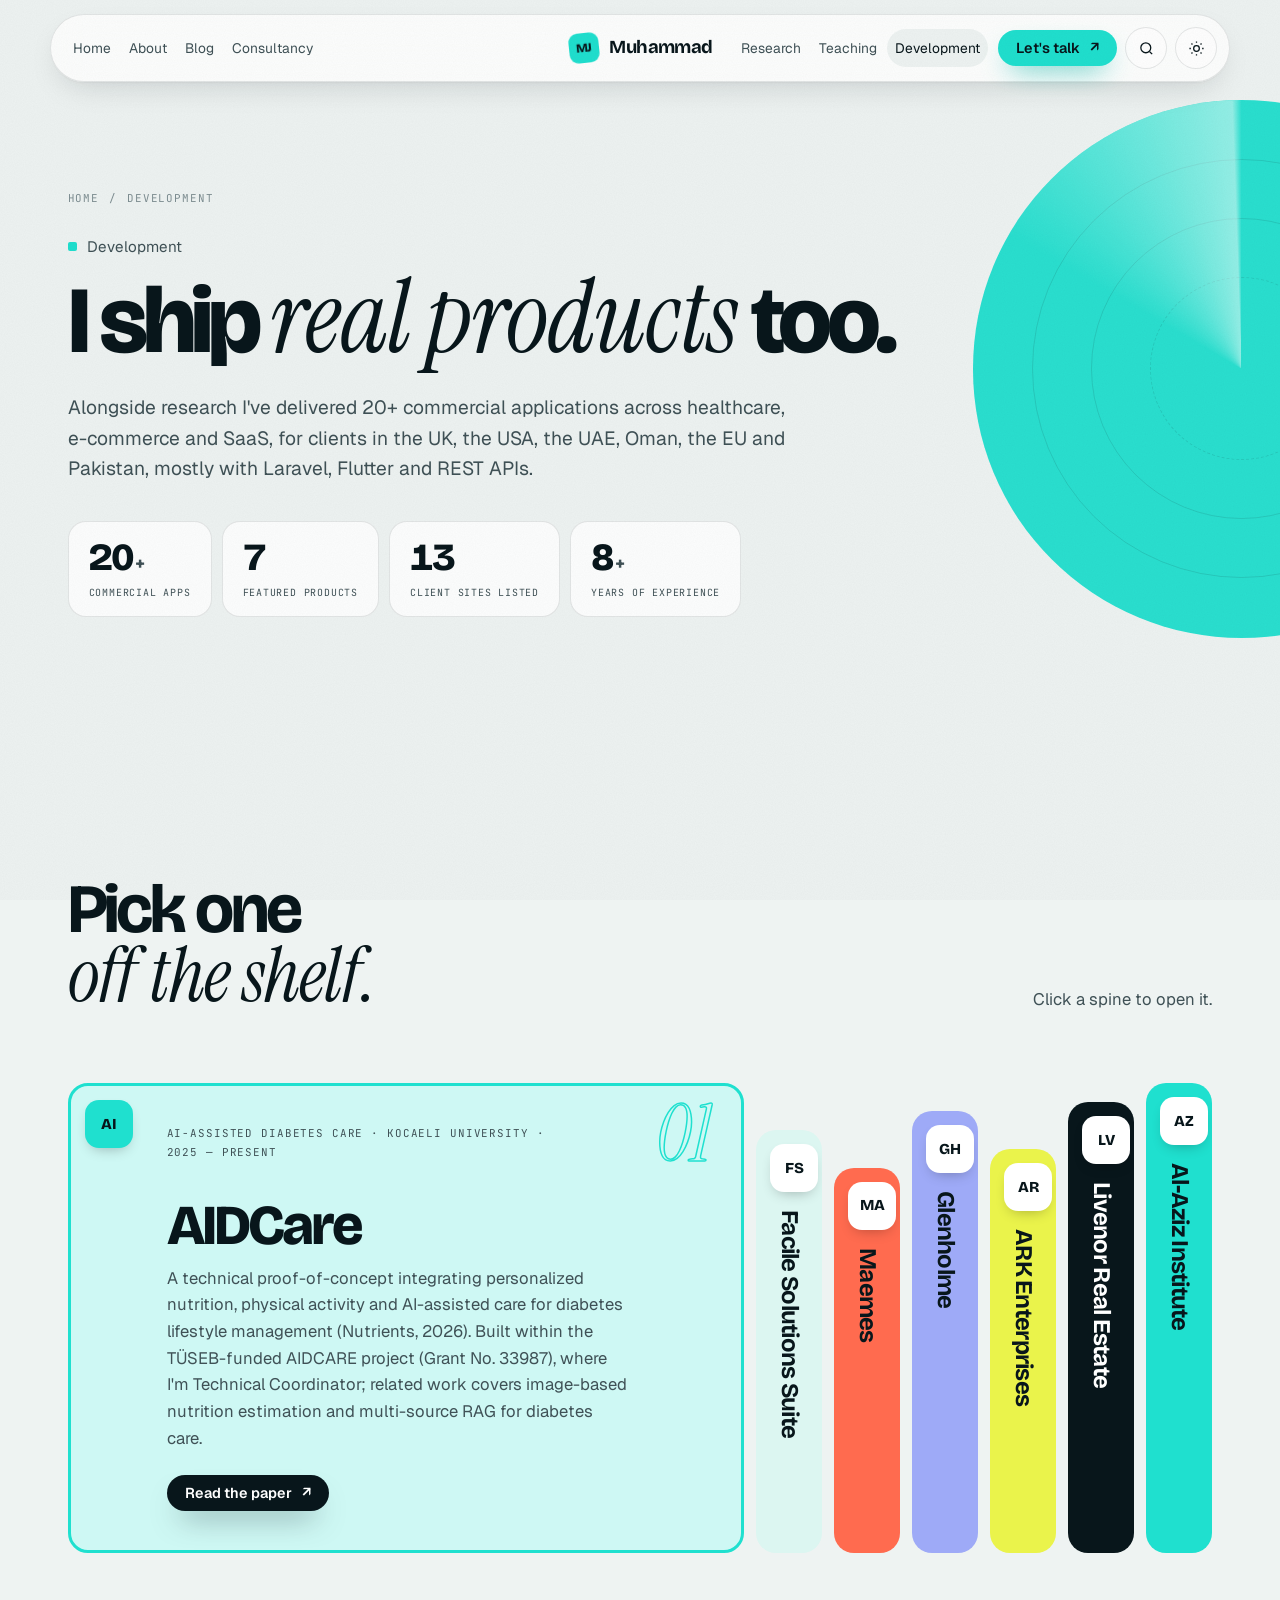
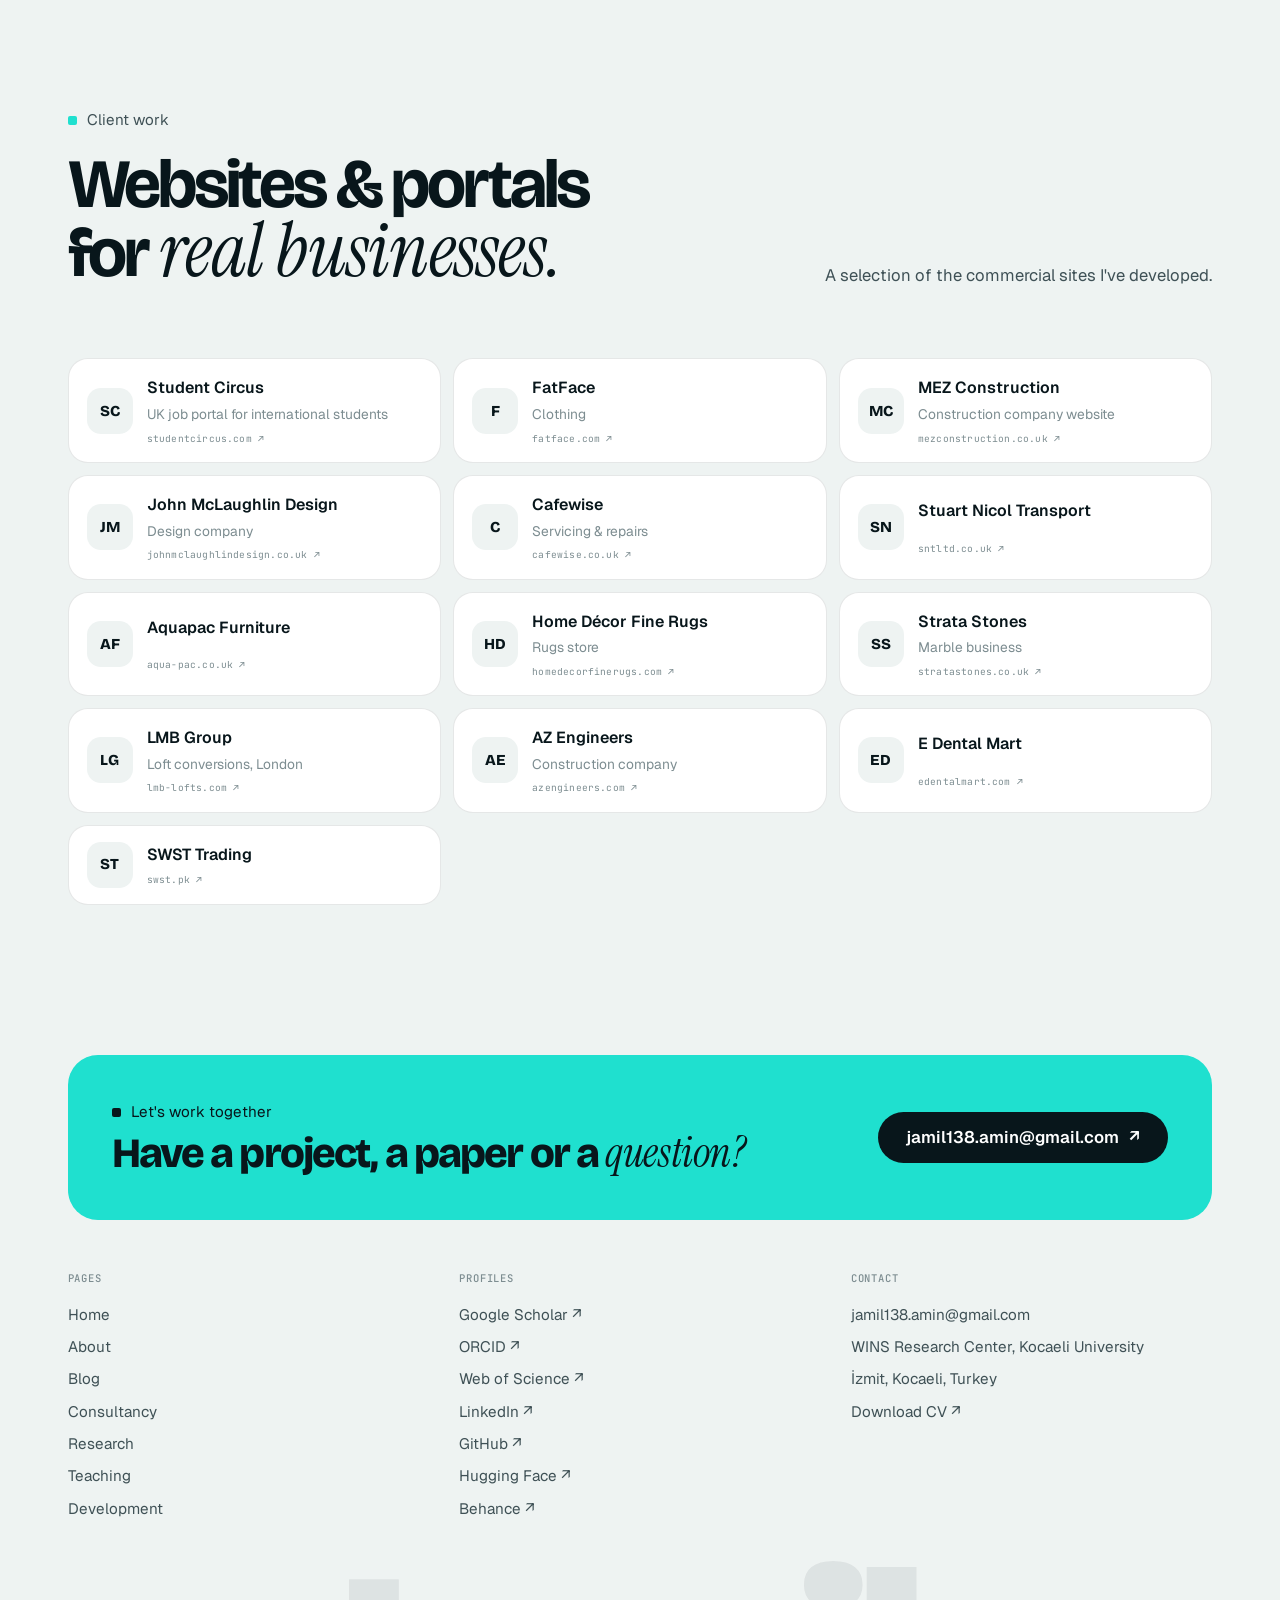
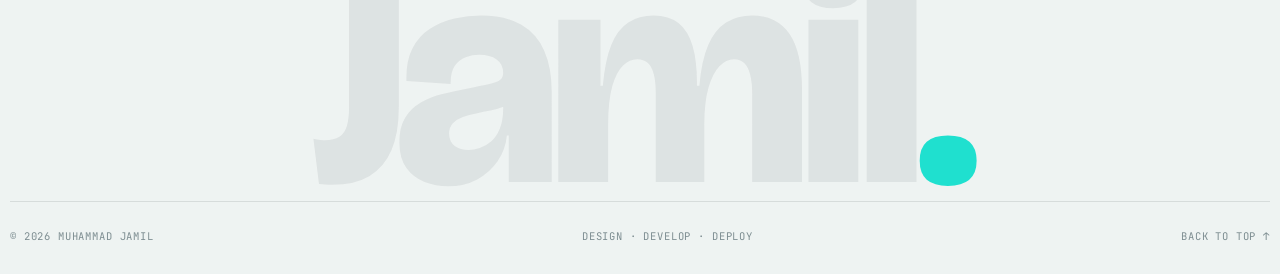
<file: development.html>
<!doctype html>
<html lang="en">
<head>
  <meta charset="utf-8" />
  <meta name="viewport" content="width=device-width, initial-scale=1" />
  <title>Development | Muhammad Jamil</title>
  <meta name="description" content="Software products and client work developed by Muhammad Jamil with Laravel, Flutter and REST APIs." />
  <meta name="author" content="Muhammad Jamil" />
  <meta property="og:type" content="website" />
  <meta property="og:title" content="Development | Muhammad Jamil" />
  <meta property="og:description" content="Software products and client work developed by Muhammad Jamil with Laravel, Flutter and REST APIs." />
  <meta property="og:image" content="assets/images/og.jpg" />
  <meta name="twitter:card" content="summary" />
  <meta name="theme-color" content="#eef3f2" />
  <link rel="icon" type="image/x-icon" href="assets/images/favicon/favicon.ico" />
  <link rel="icon" type="image/png" sizes="32x32" href="assets/images/favicon/favicon-32x32.png" />
  <link rel="icon" type="image/png" sizes="16x16" href="assets/images/favicon/favicon-16x16.png" />
  <link rel="apple-touch-icon" sizes="180x180" href="assets/images/favicon/apple-touch-icon.png" />
  <link rel="manifest" href="assets/images/favicon/site.webmanifest" />
  <link rel="preconnect" href="https://fonts.googleapis.com" />
  <link rel="preconnect" href="https://fonts.gstatic.com" crossorigin />
  <link href="https://fonts.googleapis.com/css2?family=Bricolage+Grotesque:opsz,wght@12..96,300..800&family=Geist:wght@400;500;600&family=JetBrains+Mono:wght@400;500&family=Caveat:wght@600;700&family=Instrument+Serif:ital@0;1&display=swap" rel="stylesheet" />
  <script>try{var t=localStorage.getItem('theme');if(t)document.documentElement.dataset.theme=t;}catch(e){}</script>
  <link rel="stylesheet" href="assets/css/style.css" />
</head>
<body data-page="development">
  <noscript><p class="noscript">This site needs JavaScript to show its content. You can still <a href="assets/cv.pdf">download the CV</a>.</p></noscript>
  <main id="main">

    <section class="phero" id="phero"></section>
    <section class="section" id="products"><div class="wrap"><div id="prodHead"></div><div class="shelf rv" id="shelf"></div></div></section>
    <section class="section" id="clients"><div class="wrap"><div id="clientHead"></div><div class="clients" id="clientGrid"></div></div></section>
  </main>
  <script src="assets/js/data.js"></script>
  <script src="assets/js/core.js"></script>
  <script src="assets/js/pages.js"></script>
</body>
</html>
</file>
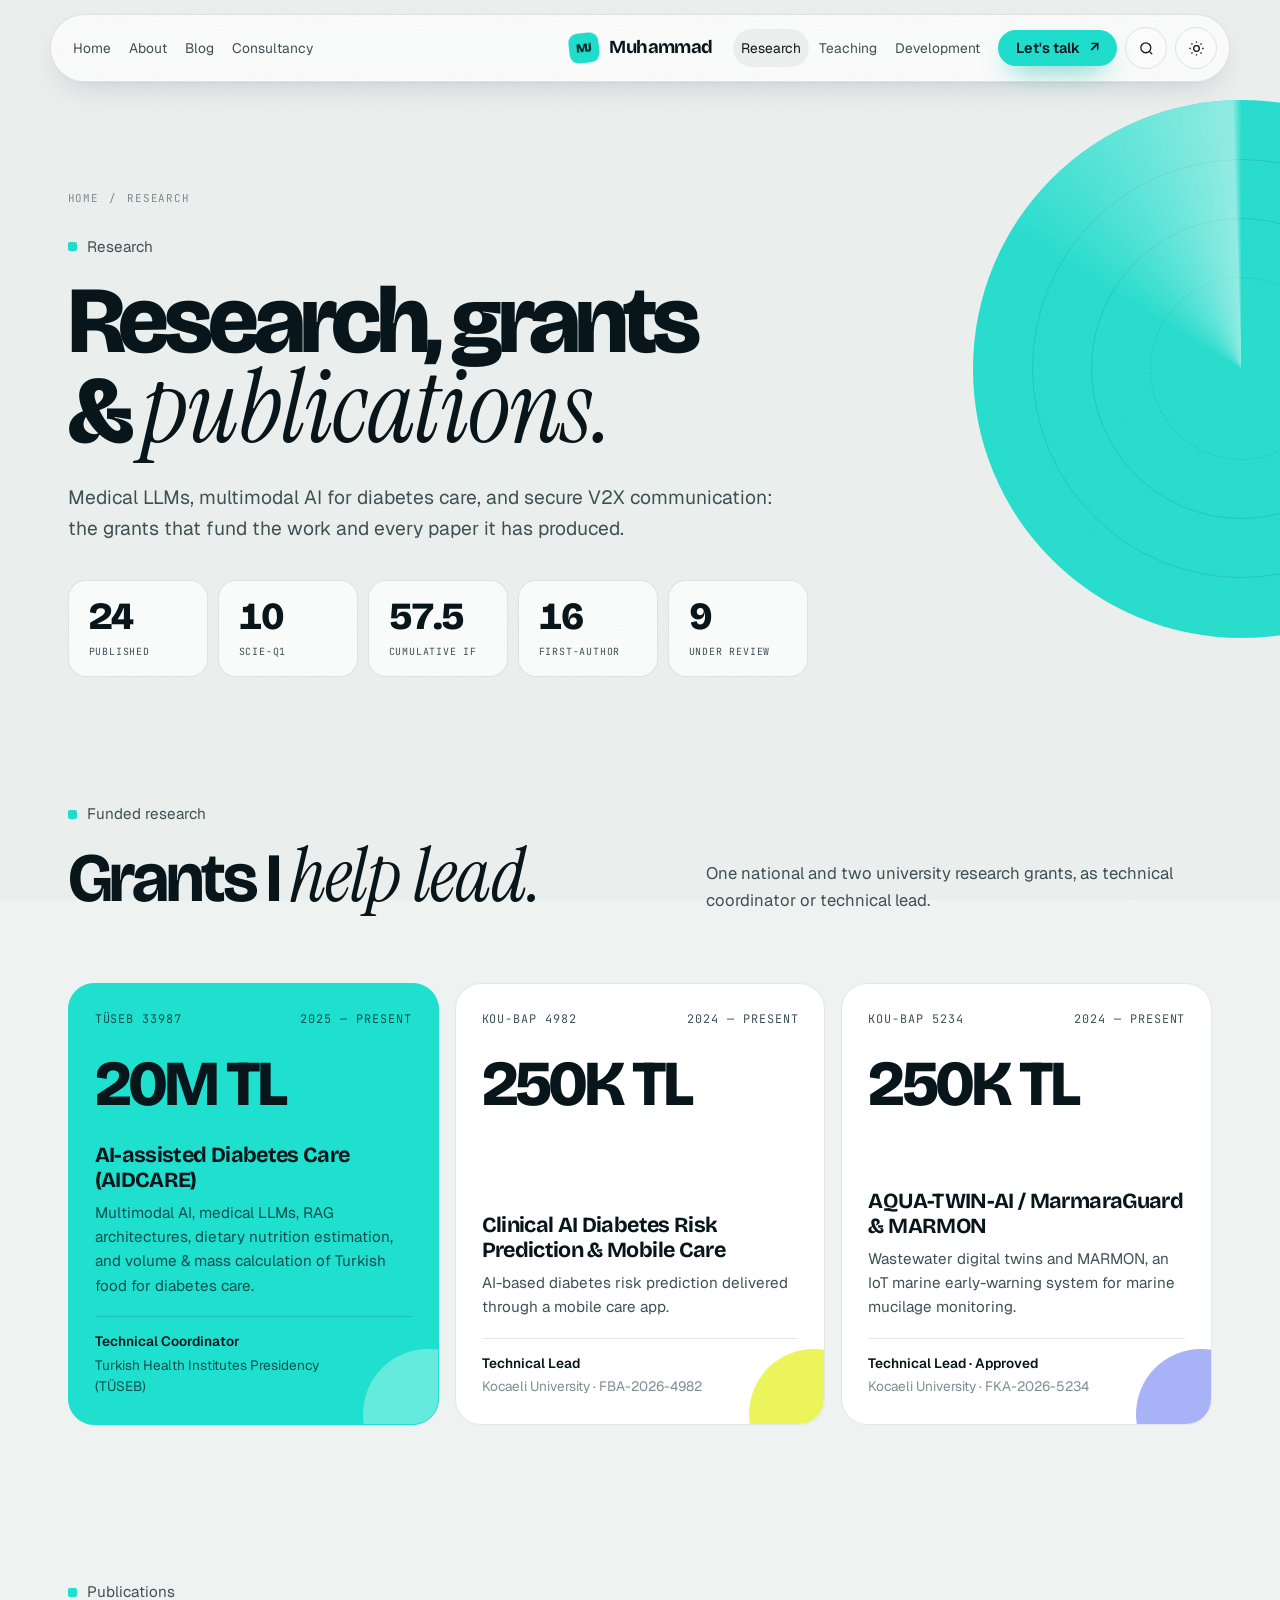
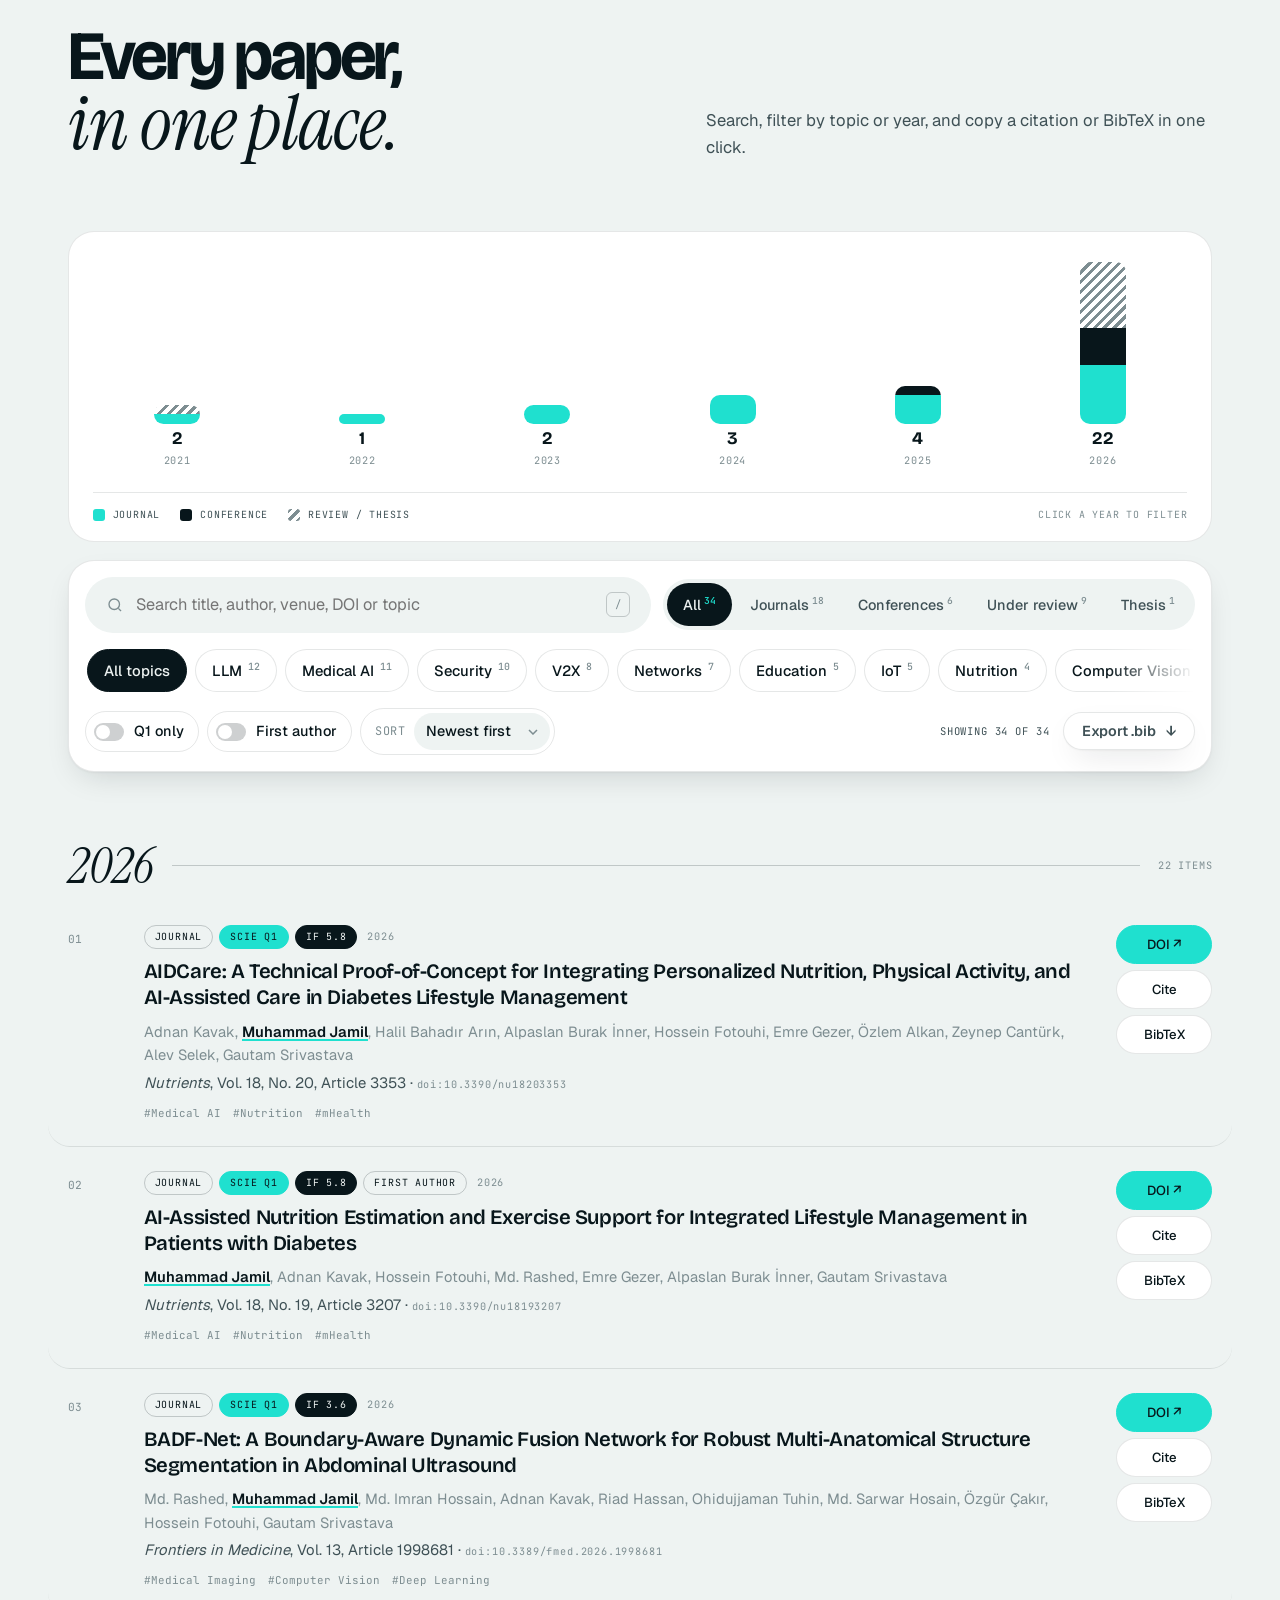
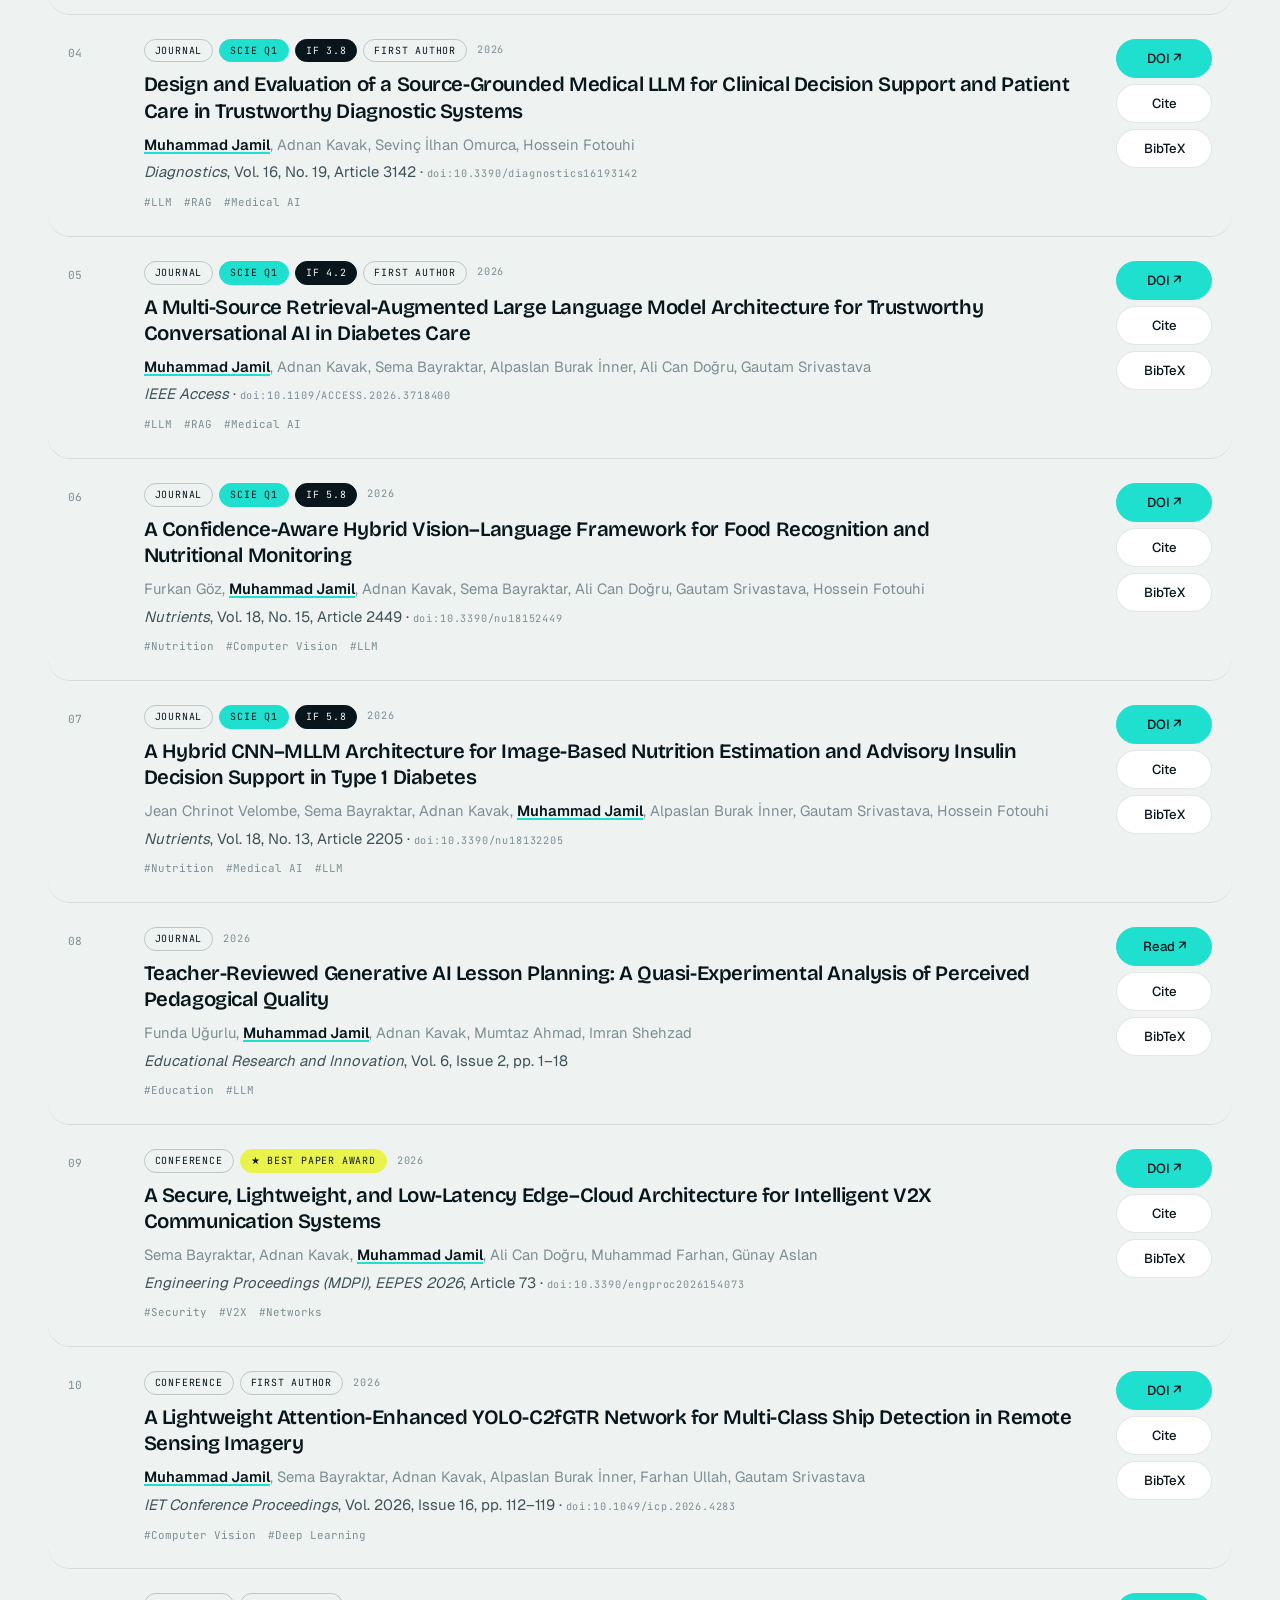
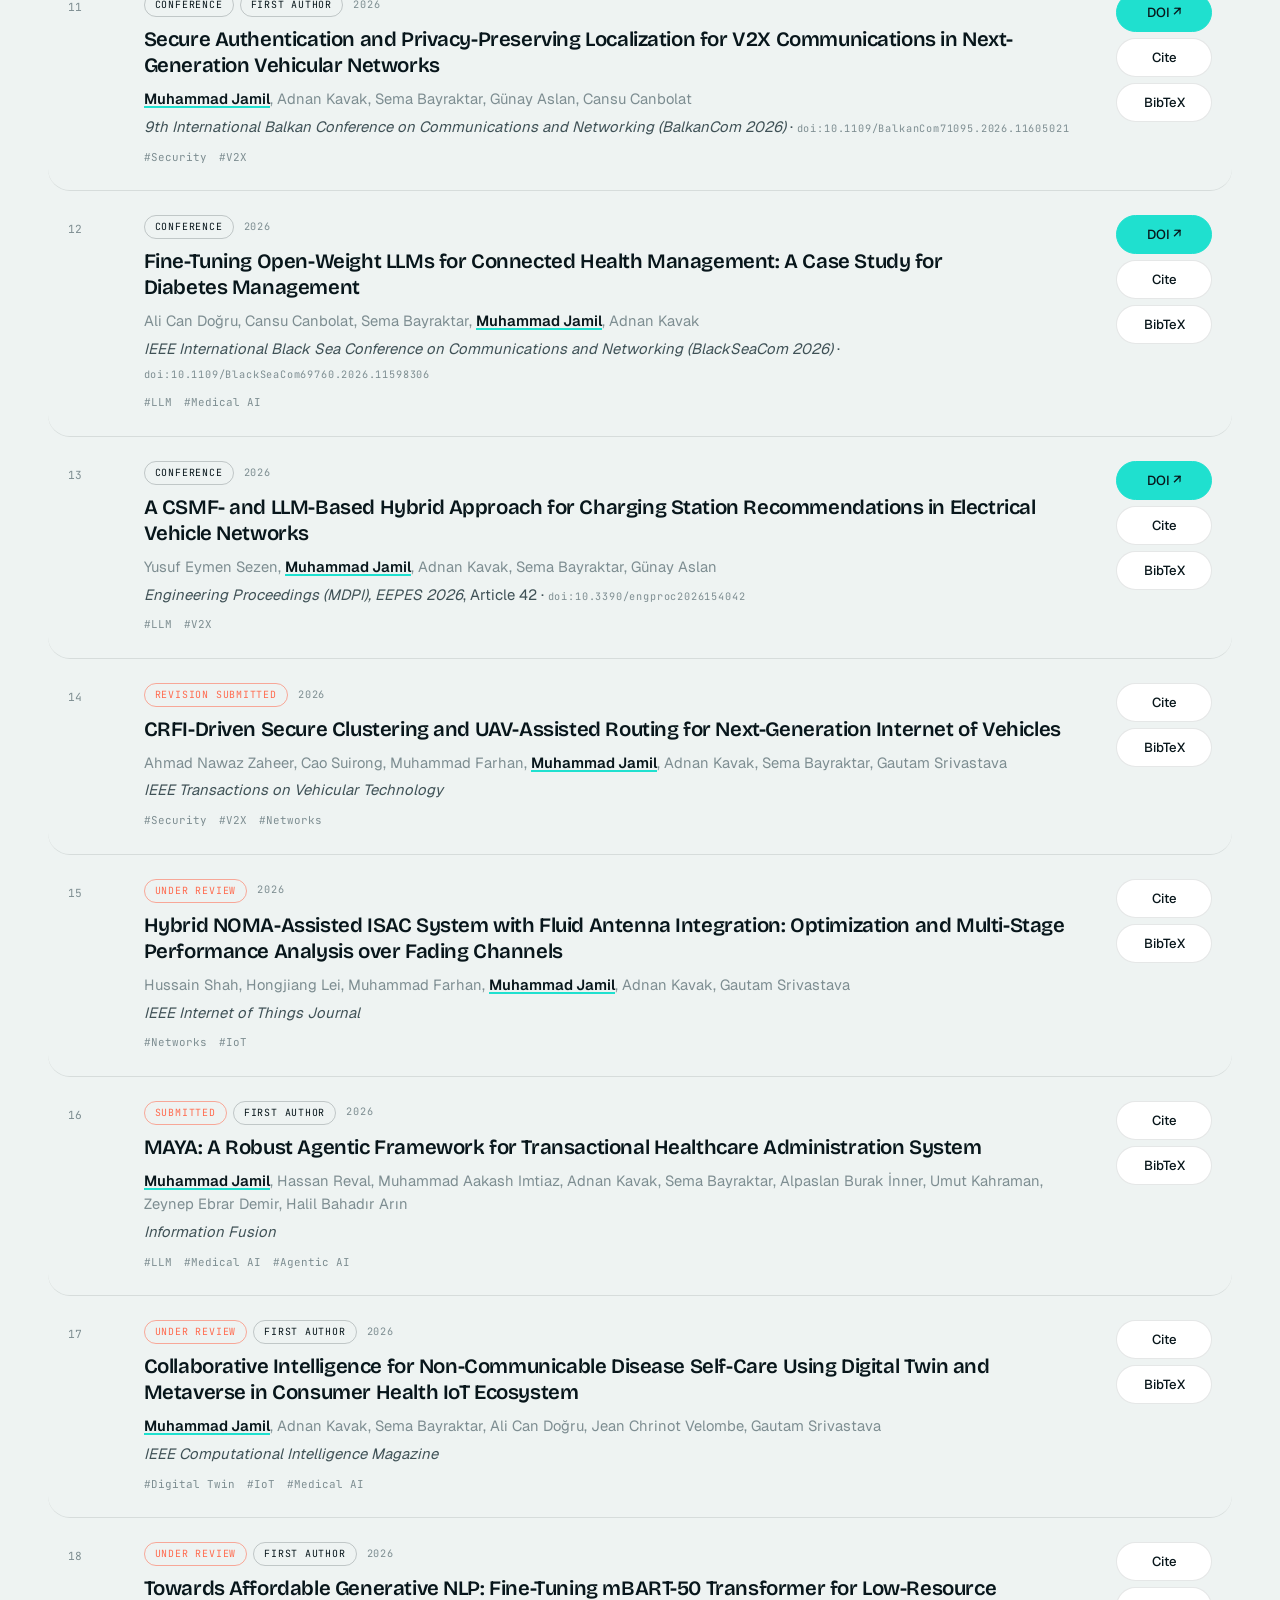
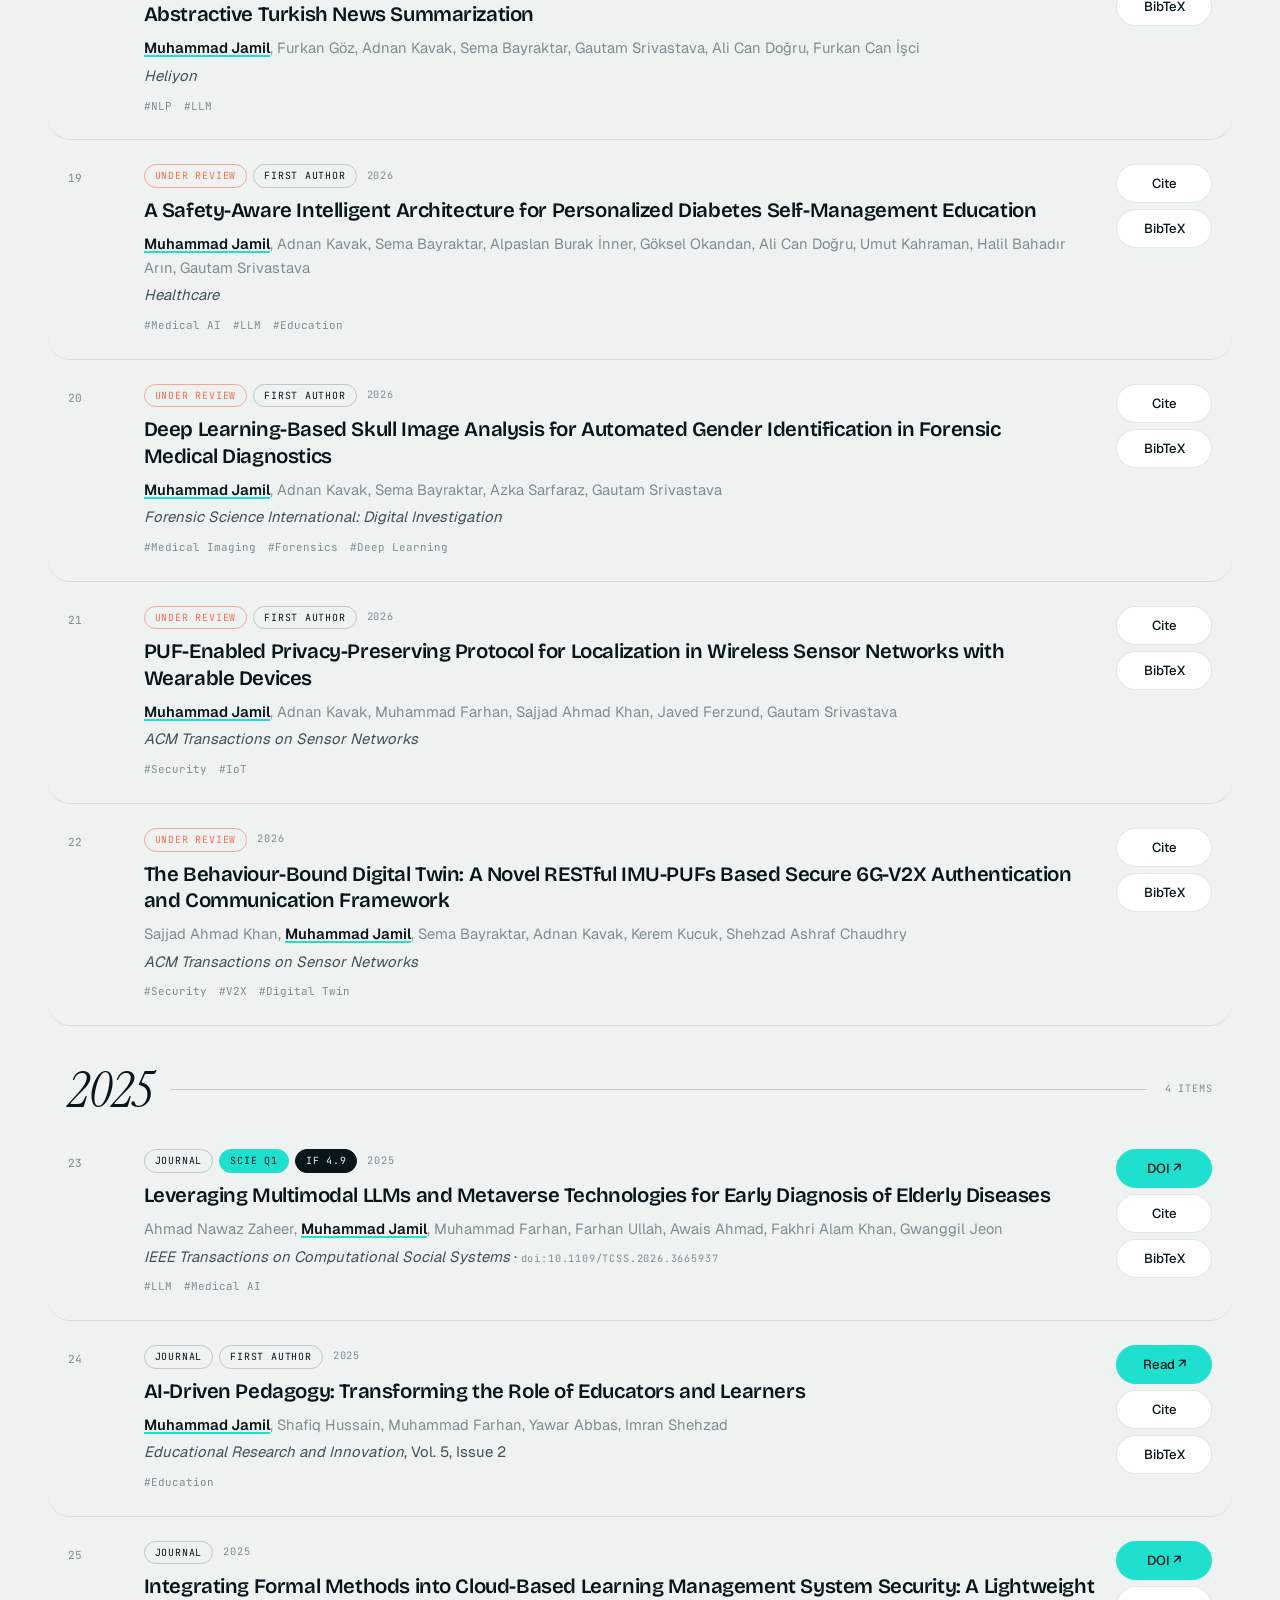
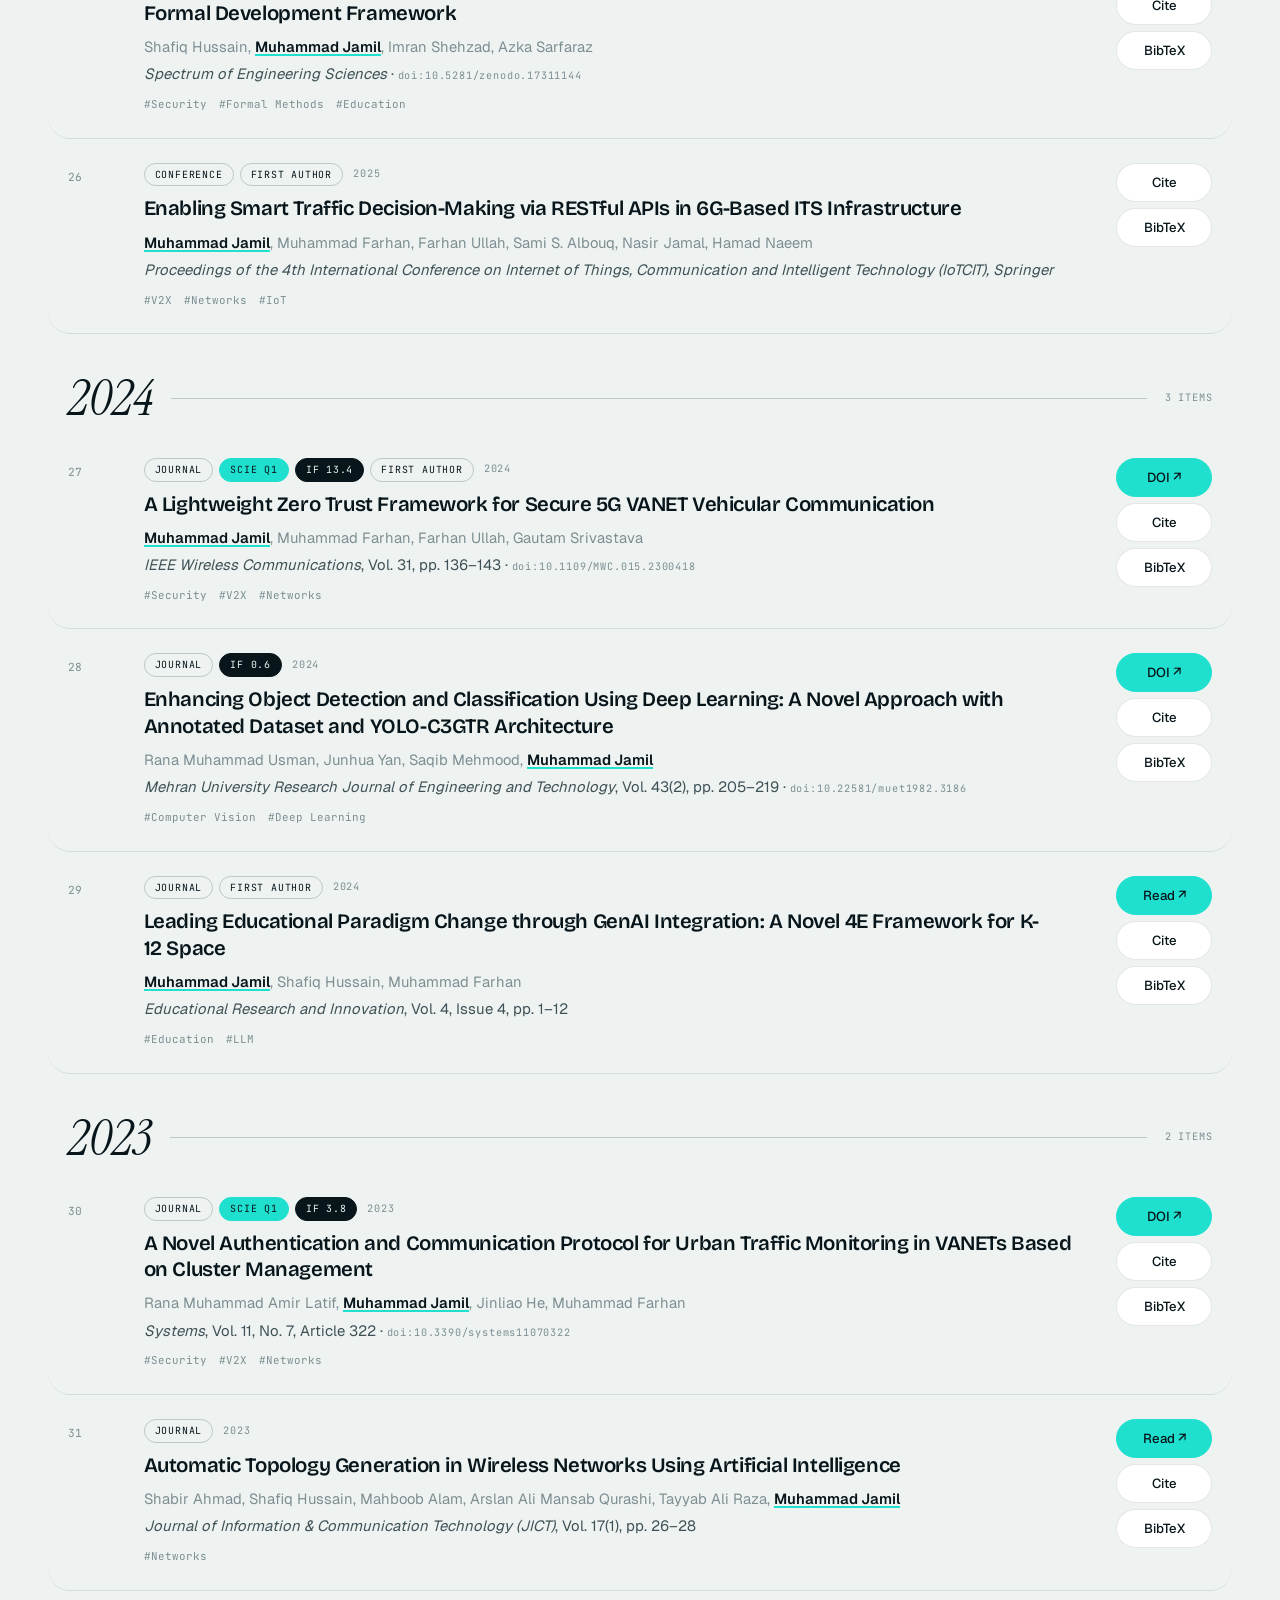
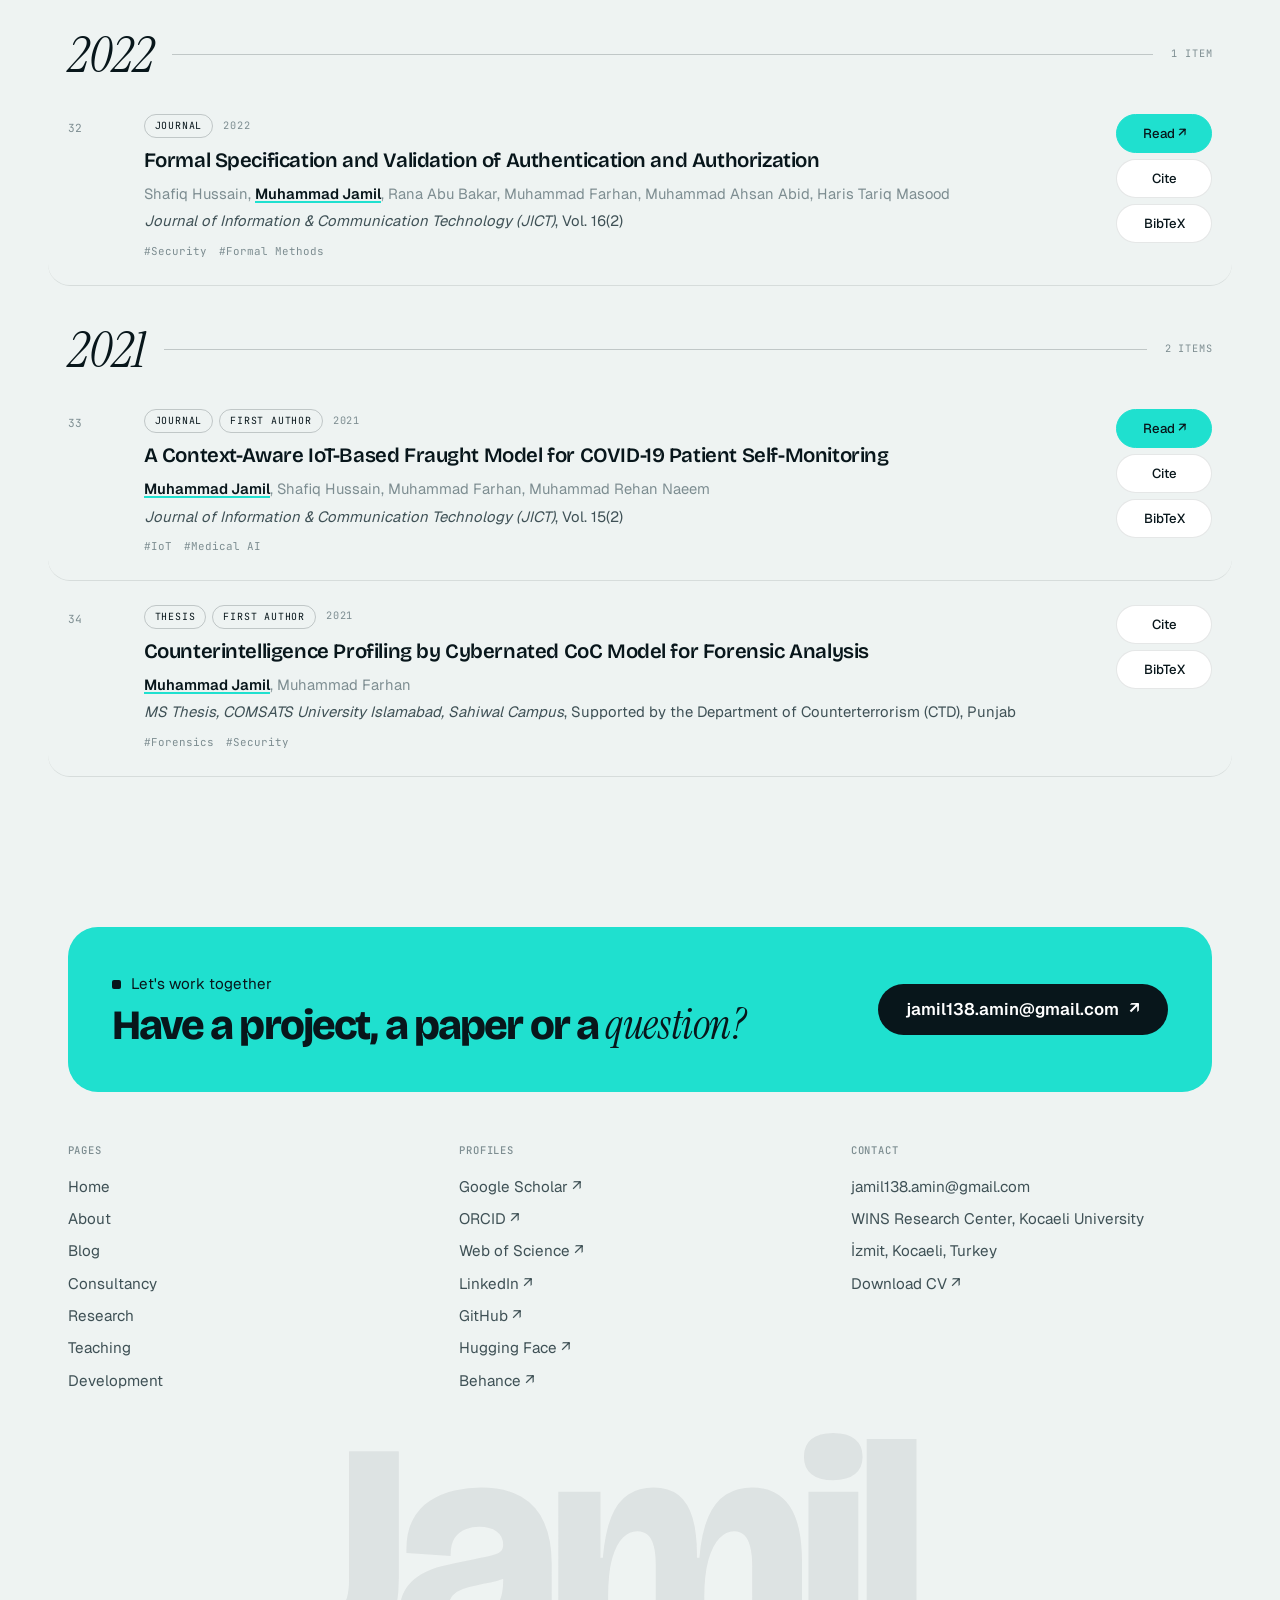
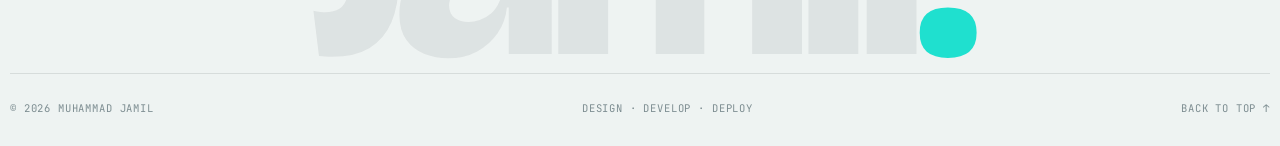
<file: research.html>
<!doctype html>
<html lang="en">
<head>
  <meta charset="utf-8" />
  <meta name="viewport" content="width=device-width, initial-scale=1" />
  <title>Research | Muhammad Jamil</title>
  <meta name="description" content="Grants and a searchable list of Muhammad Jamil's journal articles, conference papers and work under review, with BibTeX export." />
  <meta name="author" content="Muhammad Jamil" />
  <meta property="og:type" content="website" />
  <meta property="og:title" content="Research | Muhammad Jamil" />
  <meta property="og:description" content="Grants and a searchable list of Muhammad Jamil's journal articles, conference papers and work under review, with BibTeX export." />
  <meta property="og:image" content="assets/images/og.jpg" />
  <meta name="twitter:card" content="summary" />
  <meta name="theme-color" content="#eef3f2" />
  <link rel="icon" type="image/x-icon" href="assets/images/favicon/favicon.ico" />
  <link rel="icon" type="image/png" sizes="32x32" href="assets/images/favicon/favicon-32x32.png" />
  <link rel="icon" type="image/png" sizes="16x16" href="assets/images/favicon/favicon-16x16.png" />
  <link rel="apple-touch-icon" sizes="180x180" href="assets/images/favicon/apple-touch-icon.png" />
  <link rel="manifest" href="assets/images/favicon/site.webmanifest" />
  <link rel="preconnect" href="https://fonts.googleapis.com" />
  <link rel="preconnect" href="https://fonts.gstatic.com" crossorigin />
  <link href="https://fonts.googleapis.com/css2?family=Bricolage+Grotesque:opsz,wght@12..96,300..800&family=Geist:wght@400;500;600&family=JetBrains+Mono:wght@400;500&family=Caveat:wght@600;700&family=Instrument+Serif:ital@0;1&display=swap" rel="stylesheet" />
  <script>try{var t=localStorage.getItem('theme');if(t)document.documentElement.dataset.theme=t;}catch(e){}</script>
  <link rel="stylesheet" href="assets/css/style.css" />
</head>
<body data-page="research">
  <noscript><p class="noscript">This site needs JavaScript to show its content. You can still <a href="assets/cv.pdf">download the CV</a>.</p></noscript>
  <main id="main">

    <section class="phero" id="phero"></section>
    <section class="section section--tight" id="grants"><div class="wrap"><div id="grantsHead"></div><div class="grants" id="grantsList"></div></div></section>
    <section class="section" id="publications">
      <div class="wrap">
        <div id="pubHead"></div>
        <div class="chart rv" id="chart"></div>
        <div class="ptools rv" id="pubTools">
          <div class="ptools__row">
            <label class="search search--big"><svg viewBox="0 0 24 24" width="18" height="18" fill="none" stroke="currentColor" stroke-width="1.8" aria-hidden="true"><circle cx="11" cy="11" r="7"/><path d="m20 20-3.5-3.5"/></svg>
              <input id="pubSearch" type="search" placeholder="Search title, author, venue, DOI or topic" aria-label="Search publications" autocomplete="off" spellcheck="false" />
              <kbd class="mono">/</kbd>
              <button class="search__x" id="pubClear" type="button" aria-label="Clear search" hidden>×</button>
            </label>
            <div class="seg" id="typeTabs" role="tablist" aria-label="Publication type"></div>
          </div>
          <div class="chips chips--scroll" id="topicChips" aria-label="Topics"></div>
          <div class="ptools__row ptools__row--3">
            <div class="toggles">
              <button class="tgl" id="fQ1" aria-pressed="false"><i></i>Q1 only</button>
              <button class="tgl" id="fFirst" aria-pressed="false"><i></i>First author</button>
              <label class="sel"><span class="mono">Sort</span><select id="pubSort"><option value="new">Newest first</option><option value="old">Oldest first</option><option value="if">Impact factor</option></select></label>
            </div>
            <div class="ptools__right"><span class="mono" id="pubCount" aria-live="polite"></span><button class="btn btn--ghost btn--sm" id="pubExport">Export .bib <span class="arr">↓</span></button></div>
          </div>
          <div class="pactive" id="pubActive"></div>
        </div>
        <ol class="plist" id="pubList"></ol>
        <div class="empty" id="pubEmpty" hidden><p class="h-md">Nothing matches those filters.</p><button class="btn btn--cy btn--sm" id="pubEmptyReset">Reset filters</button></div>
      </div>
    </section>
  </main>
  <script src="assets/js/data.js"></script>
  <script src="assets/js/core.js"></script>
  <script src="assets/js/pages.js"></script>
</body>
</html>
</file>
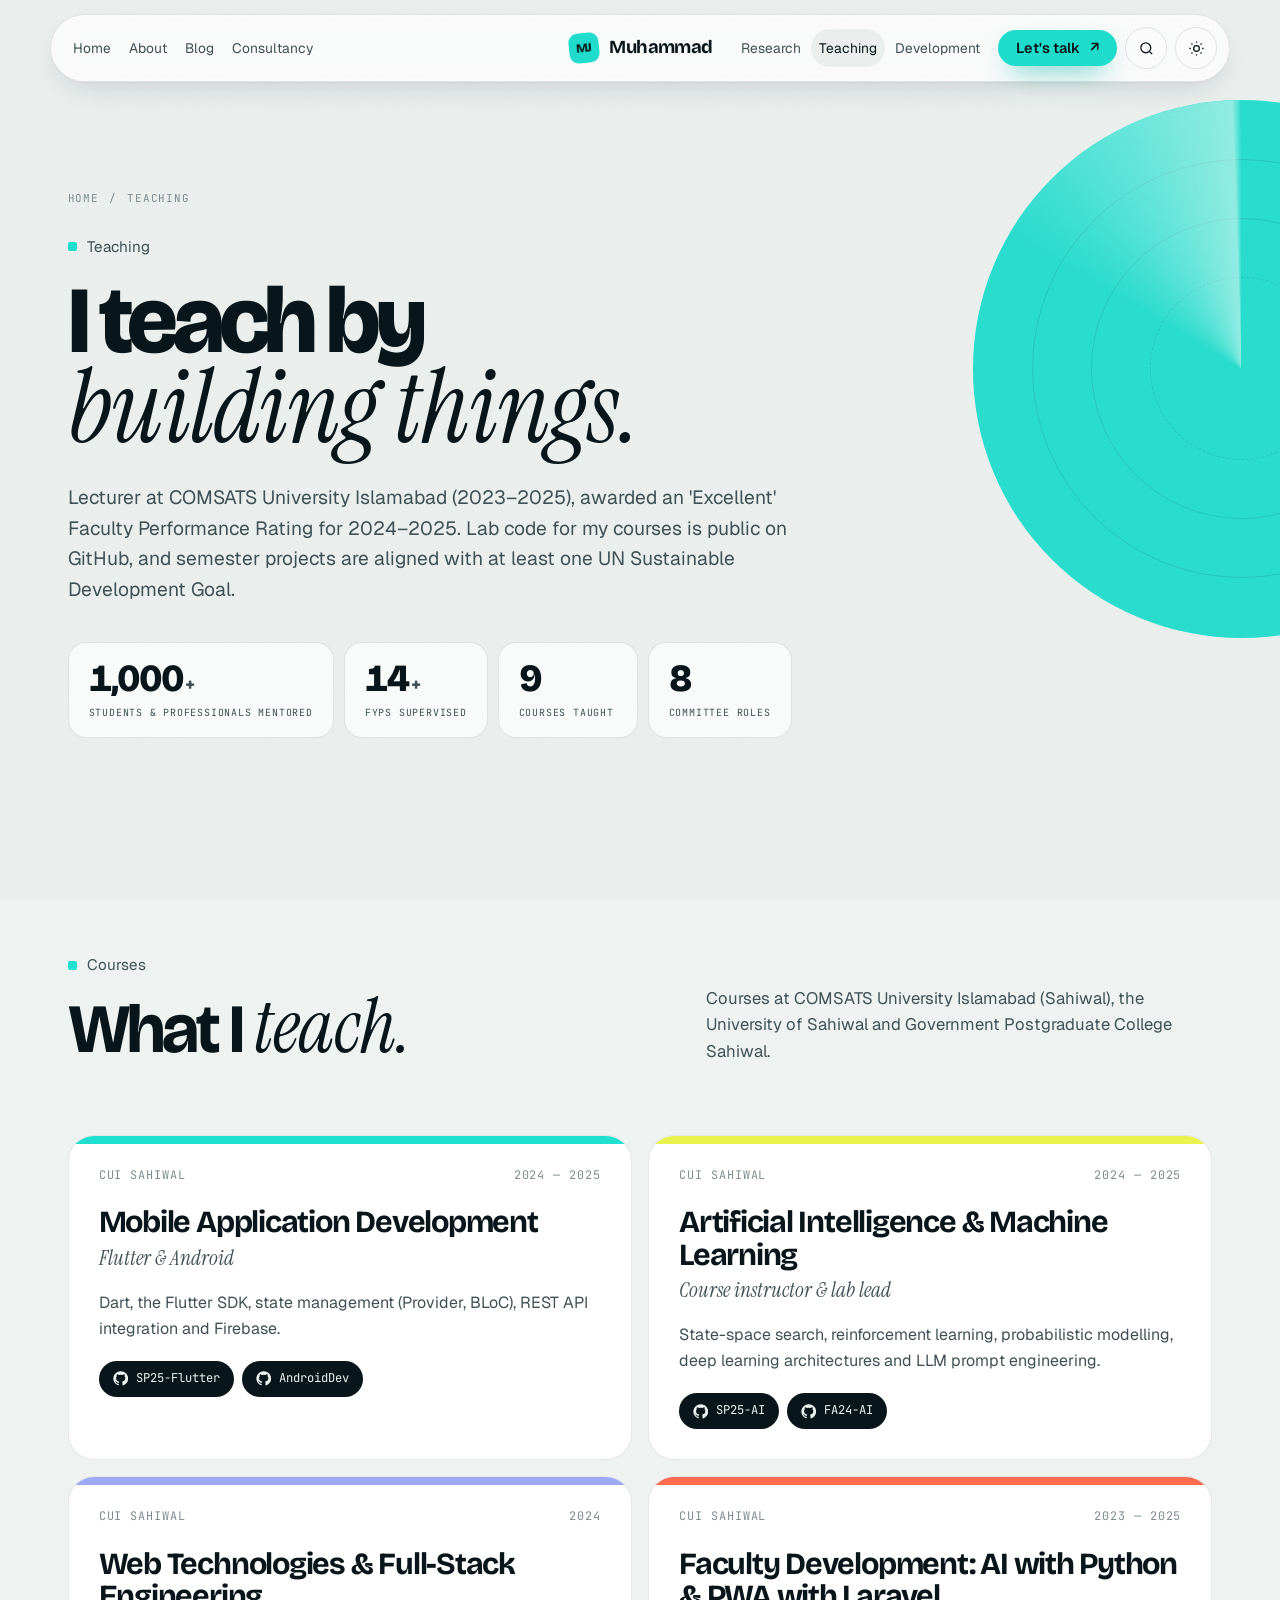
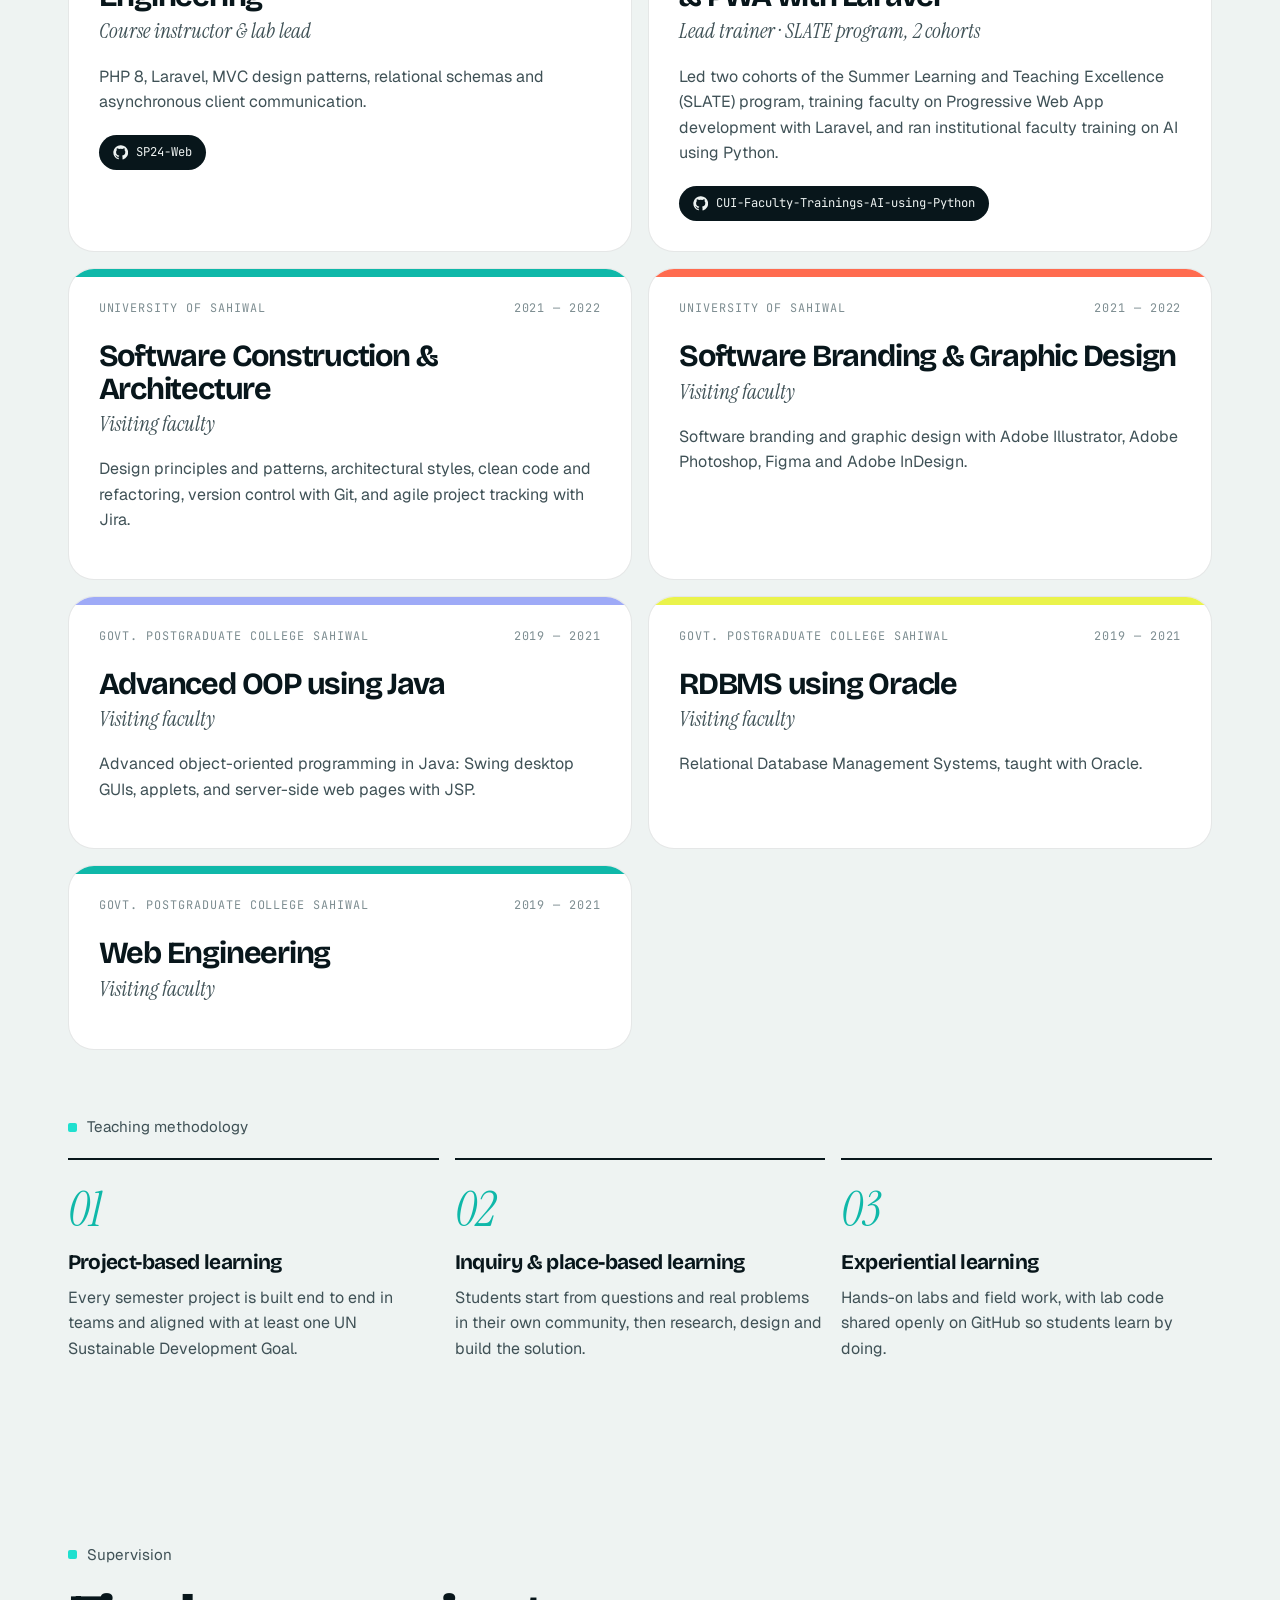
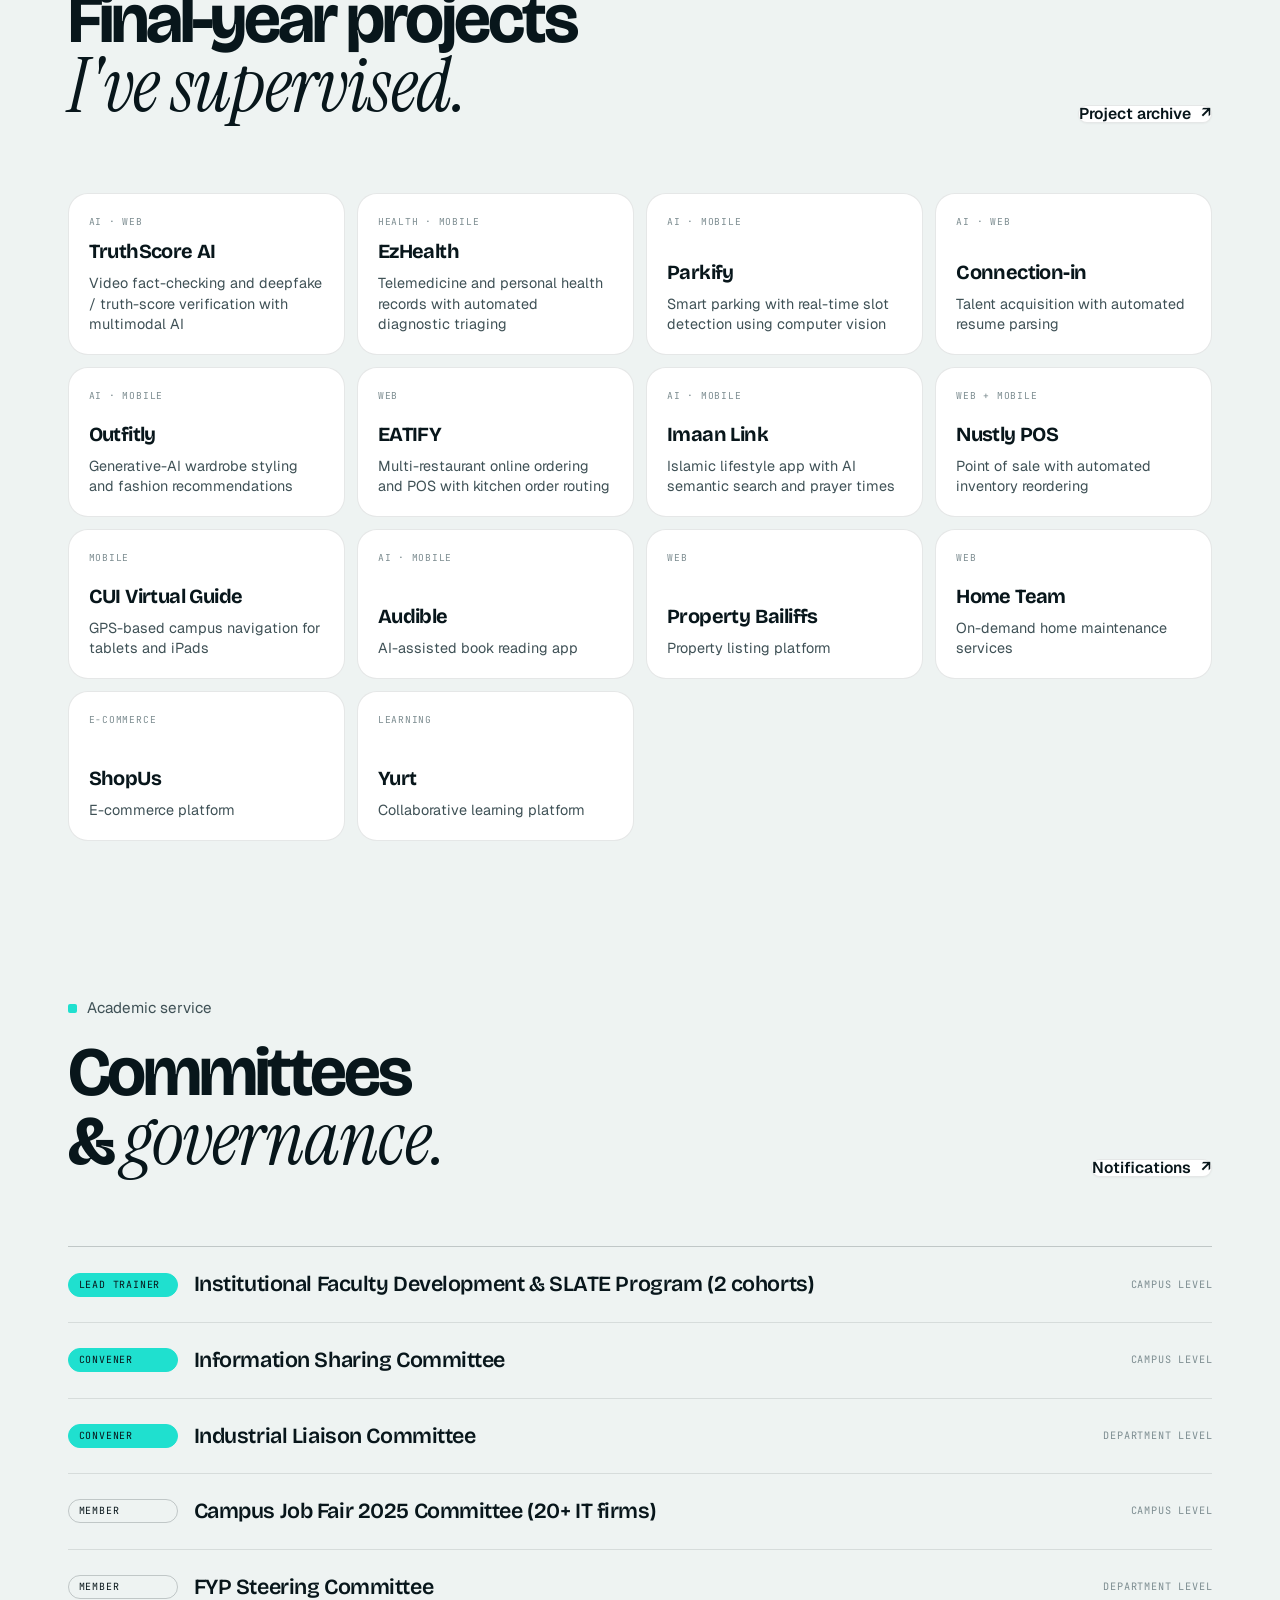
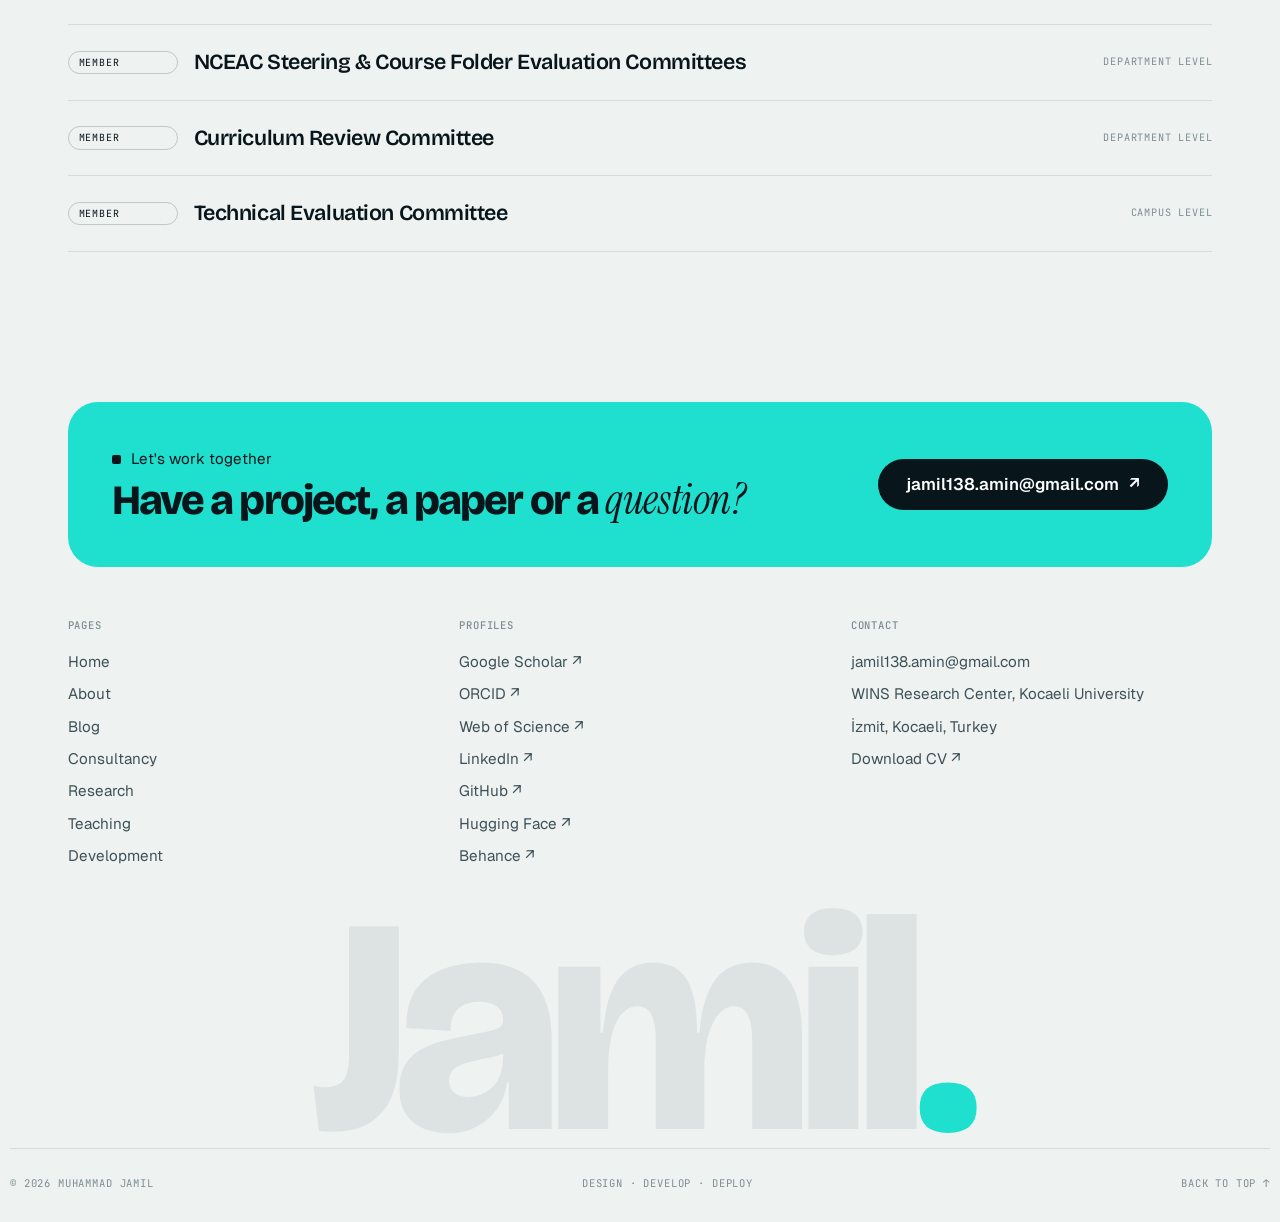
<file: teaching.html>
<!doctype html>
<html lang="en">
<head>
  <meta charset="utf-8" />
  <meta name="viewport" content="width=device-width, initial-scale=1" />
  <title>Teaching | Muhammad Jamil</title>
  <meta name="description" content="Courses, teaching methodology, supervised final-year projects and academic service of Muhammad Jamil." />
  <meta name="author" content="Muhammad Jamil" />
  <meta property="og:type" content="website" />
  <meta property="og:title" content="Teaching | Muhammad Jamil" />
  <meta property="og:description" content="Courses, teaching methodology, supervised final-year projects and academic service of Muhammad Jamil." />
  <meta property="og:image" content="assets/images/og.jpg" />
  <meta name="twitter:card" content="summary" />
  <meta name="theme-color" content="#eef3f2" />
  <link rel="icon" type="image/x-icon" href="assets/images/favicon/favicon.ico" />
  <link rel="icon" type="image/png" sizes="32x32" href="assets/images/favicon/favicon-32x32.png" />
  <link rel="icon" type="image/png" sizes="16x16" href="assets/images/favicon/favicon-16x16.png" />
  <link rel="apple-touch-icon" sizes="180x180" href="assets/images/favicon/apple-touch-icon.png" />
  <link rel="manifest" href="assets/images/favicon/site.webmanifest" />
  <link rel="preconnect" href="https://fonts.googleapis.com" />
  <link rel="preconnect" href="https://fonts.gstatic.com" crossorigin />
  <link href="https://fonts.googleapis.com/css2?family=Bricolage+Grotesque:opsz,wght@12..96,300..800&family=Geist:wght@400;500;600&family=JetBrains+Mono:wght@400;500&family=Caveat:wght@600;700&family=Instrument+Serif:ital@0;1&display=swap" rel="stylesheet" />
  <script>try{var t=localStorage.getItem('theme');if(t)document.documentElement.dataset.theme=t;}catch(e){}</script>
  <link rel="stylesheet" href="assets/css/style.css" />
</head>
<body data-page="teaching">
  <noscript><p class="noscript">This site needs JavaScript to show its content. You can still <a href="assets/cv.pdf">download the CV</a>.</p></noscript>
  <main id="main">

    <section class="phero" id="phero"></section>
    <section class="section" id="courses"><div class="wrap"><div id="courseHead"></div><div class="courses" id="courseGrid"></div></div></section>
    <section class="section section--tight" id="methods"><div class="wrap"><p class="label rv">Teaching methodology</p><ol class="methods" id="methodList"></ol></div></section>
    <section class="section" id="fyps"><div class="wrap"><div id="fypHead"></div><ul class="fyps" id="fypGrid"></ul></div></section>
    <section class="section" id="committees"><div class="wrap"><div id="comHead"></div><ul class="coms" id="comList"></ul></div></section>
  </main>
  <script src="assets/js/data.js"></script>
  <script src="assets/js/core.js"></script>
  <script src="assets/js/pages.js"></script>
</body>
</html>
</file>
<file: assets/css/style.css>
/* =========================================================================
   Portfolio design system
   Change --cy to re-colour the whole site.
   ========================================================================= */
:root {
  --cy: #1fe0cf;              /* signature accent */
  --cy-deep: #0fb8a9;
  --cy-soft: #d4f7f2;
  --sun: #eaf34b;
  --coral: #ff6b4f;
  --lilac: #9eaaf7;
  --pale: #dcf6f1;
  --star: #f5b400;

  --paper: #eef3f2;
  --tint: #dff5f1;
  --card: #ffffff;
  --ink: #08161b;
  --ink-2: #3f5156;
  --ink-3: #7d8d91;
  --line: rgba(8, 22, 27, 0.1);
  --line-2: rgba(8, 22, 27, 0.2);
  --shadow: 0 1px 2px rgba(8,22,27,.04), 0 12px 32px -12px rgba(8,22,27,.18);
  --fixed-ink: #08161b;       /* text on turquoise, never flips */

  --f-display: "Bricolage Grotesque", "Geist", system-ui, sans-serif;
  --f-sans: "Geist", system-ui, -apple-system, "Segoe UI", sans-serif;
  --f-serif: "Instrument Serif", Georgia, serif;
  --f-mono: "JetBrains Mono", ui-monospace, Menlo, monospace;
  --f-hand: "Caveat", cursive;

  --wrap: 1260px;
  --gutter: clamp(16px, 4.5vw, 72px);
  --ease: cubic-bezier(0.22, 1, 0.36, 1);
  --spring: cubic-bezier(0.34, 1.56, 0.64, 1);
  color-scheme: light;
}
:root[data-theme="dark"] {
  --paper: #061114;
  --tint: #0a1d21;
  --card: #0d1f24;
  --pale: #123137;
  --ink: #e3f1ef;
  --ink-2: #a3b9bb;
  --ink-3: #6a8387;
  --line: rgba(227, 241, 239, 0.09);
  --line-2: rgba(227, 241, 239, 0.18);
  --shadow: 0 1px 2px rgba(0,0,0,.3), 0 16px 40px -14px rgba(0,0,0,.6);
  color-scheme: dark;
}

*, *::before, *::after { box-sizing: border-box; }
html { scroll-behavior: smooth; -webkit-text-size-adjust: 100%; overflow-x: clip; }
body {
  margin: 0; background: var(--paper); color: var(--ink);
  font-family: var(--f-sans); font-size: 16px; line-height: 1.6;
  -webkit-font-smoothing: antialiased; overflow-x: clip;
  transition: background-color .5s, color .5s;
}
body::before { /* paper grain */
  content: ""; position: fixed; inset: 0; pointer-events: none; z-index: 200; opacity: .35; mix-blend-mode: multiply;
  background-image: url("data:image/svg+xml,%3Csvg xmlns='http://www.w3.org/2000/svg' width='200' height='200'%3E%3Cfilter id='n'%3E%3CfeTurbulence type='fractalNoise' baseFrequency='.9' numOctaves='2' stitchTiles='stitch'/%3E%3CfeColorMatrix values='0 0 0 0 0 0 0 0 0 0 0 0 0 0 0 0 0 0 .08 0'/%3E%3C/filter%3E%3Crect width='100%25' height='100%25' filter='url(%23n)'/%3E%3C/svg%3E");
}
:root[data-theme="dark"] body::before { mix-blend-mode: screen; opacity: .25; }
img { max-width: 100%; display: block; }
a { color: inherit; text-decoration: none; }
button { font: inherit; color: inherit; background: none; border: 0; padding: 0; cursor: pointer; }
::selection { background: var(--cy); color: var(--fixed-ink); }
:focus-visible { outline: 2.5px solid var(--cy-deep); outline-offset: 3px; border-radius: 8px; }

.wrap { width: 100%; max-width: var(--wrap); margin: 0 auto; padding: 0 var(--gutter); }
.mono { font-family: var(--f-mono); font-size: .74rem; letter-spacing: .08em; text-transform: uppercase; }
.serif, .it { font-family: var(--f-serif); font-style: italic; font-weight: 400; letter-spacing: -0.01em; }

/* ---------- type ---------- */
.label { display: inline-flex; align-items: center; gap: 10px; margin: 0 0 18px; font-size: .95rem; color: var(--ink-2); }
.label::before { content: ""; width: 9px; height: 9px; border-radius: 2px; background: var(--cy); }
.label--ink { color: var(--fixed-ink); }
.label--ink::before { background: var(--fixed-ink); }
.h-xl {
  margin: 0; font-family: var(--f-display); font-variation-settings: "opsz" 96; font-weight: 700;
  font-size: clamp(2.3rem, 5.4vw, 4.6rem); line-height: 1; letter-spacing: -0.045em; text-wrap: balance;
}
.h-xl .it, .hero__title .it, .contact__title .it { font-size: 1.1em; line-height: .8; }
.lead { margin: 0; color: var(--ink-2); font-size: clamp(1.02rem, 1.3vw, 1.15rem); line-height: 1.6; max-width: 46ch; }

/* highlight block behind a word */
.hl { position: relative; display: inline-block; padding: 0 .14em; margin: 0 .02em; color: var(--fixed-ink); isolation: isolate; }
.hl::before { content: ""; position: absolute; inset: .1em 0 .02em; background: var(--cy); border-radius: .1em; transform: skewX(-6deg) scaleX(0); transform-origin: left; transition: transform .9s var(--ease) var(--hd, .5s); z-index: -1; }
.is-in .hl::before, .hl.is-in::before { transform: skewX(-6deg) scaleX(1); }

/* hand-drawn underline */
.ul { position: relative; display: inline-block; white-space: nowrap; }
.ul svg { position: absolute; left: -2%; bottom: -.16em; width: 104%; height: .34em; overflow: visible; }
.ul use { fill: none; stroke: var(--cy); stroke-width: 5; stroke-linecap: round; stroke-dasharray: 320; stroke-dashoffset: 320; transition: stroke-dashoffset 1.2s var(--ease) .45s; vector-effect: non-scaling-stroke; }
.is-in .ul use, .ul.is-in use { stroke-dashoffset: 0; }

.hand { font-family: var(--f-hand); font-weight: 700; font-size: 1.75rem; line-height: 1; color: var(--ink); }

/* reveal */
.rv { opacity: 0; transform: translateY(26px); transition: opacity .9s var(--ease), transform .9s var(--ease); transition-delay: var(--d, 0s); }
.rv.is-in { opacity: 1; transform: none; }

/* ---------- buttons ---------- */
.btn { display: inline-flex; align-items: center; justify-content: center; gap: 10px; border-radius: 999px; font-weight: 600; font-size: .98rem; line-height: 1; white-space: nowrap; transition: transform .35s var(--spring), box-shadow .35s, background-color .3s, color .3s; will-change: transform; }
.btn--sm { padding: 11px 18px; font-size: .9rem; }
.btn--lg { padding: 17px 28px; font-size: 1.05rem; }
.btn--cy { background: var(--cy); color: var(--fixed-ink); box-shadow: 0 12px 28px -12px var(--cy-deep); }
.btn--cy:hover { box-shadow: 0 18px 36px -12px var(--cy-deep); }
.btn--ghost { background: var(--card); border: 1.5px solid var(--line); box-shadow: var(--shadow); }
.btn--ink { background: var(--fixed-ink); color: #fff; box-shadow: 0 16px 30px -14px rgba(8,22,27,.7); }
.btn .arr { display: inline-block; transition: transform .35s var(--spring); }
.btn:hover .arr { transform: translateX(4px); }
.btn--sm:hover .arr { transform: translate(2px, -2px); }
.iconbtn { width: 42px; height: 42px; display: inline-grid; place-items: center; border-radius: 50%; border: 1.5px solid var(--line); background: var(--card); color: var(--ink); transition: transform .3s var(--spring), border-color .3s; }
.iconbtn:hover { transform: rotate(-8deg) scale(1.06); border-color: var(--line-2); }
.i-moon { display: none; }
:root[data-theme="dark"] .i-sun { display: none; }
:root[data-theme="dark"] .i-moon { display: block; }
.roundbtn { width: 52px; height: 52px; border-radius: 50%; border: 1.5px solid var(--line-2); display: grid; place-items: center; font-size: 1.1rem; background: var(--card); transition: background-color .3s, color .3s, transform .35s var(--spring); }
.roundbtn:hover { background: var(--ink); color: var(--paper); transform: scale(1.06); }
.link-ul { font-weight: 600; border-bottom: 2px solid currentColor; padding-bottom: 3px; color: var(--fixed-ink); transition: padding .3s var(--ease); }
.link-ul:hover { padding-bottom: 6px; }

/* ---------- progress & nav ---------- */
.progress { position: fixed; top: 0; left: 0; right: 0; height: 3px; background: var(--cy); transform-origin: 0 50%; transform: scaleX(0); z-index: 120; }
.nav {
  position: fixed; top: 14px; left: 50%; transform: translateX(-50%); z-index: 100;
  width: min(1180px, calc(100% - 24px)); height: 68px; padding: 0 12px 0 26px;
  display: grid; grid-template-columns: 1fr auto 1fr; align-items: center; gap: 16px;
  background: color-mix(in srgb, var(--card) 86%, transparent); border: 1px solid var(--line); border-radius: 999px;
  backdrop-filter: blur(16px) saturate(150%); -webkit-backdrop-filter: blur(16px) saturate(150%); box-shadow: var(--shadow);
  transition: transform .5s var(--ease), background-color .4s;
}
.nav.is-hidden { transform: translate(-50%, -130%); }
.nav__side { display: flex; gap: 6px; }
.nav__side a { padding: 8px 14px; border-radius: 999px; font-size: .94rem; color: var(--ink-2); transition: color .25s, background-color .25s; }
.nav__side a:hover, .nav__side a.is-active { color: var(--ink); background: var(--paper); }
.nav__side--r { justify-self: end; }
.nav__logo { display: inline-flex; align-items: center; gap: 10px; font-family: var(--f-display); font-weight: 700; font-size: 1.15rem; letter-spacing: -0.03em; }
.logo-mark { width: 30px; height: 30px; border-radius: 9px; display: grid; place-items: center; background: var(--cy); color: var(--fixed-ink); font-size: .78rem; font-weight: 800; letter-spacing: -0.02em; transform: rotate(-6deg); transition: transform .5s var(--spring); }
.nav__logo:hover .logo-mark { transform: rotate(6deg) scale(1.08); }
.nav__name b { color: var(--cy-deep); font-weight: 700; }
.nav__right { display: flex; align-items: center; justify-content: flex-end; gap: 10px; }
.nav__actions { display: flex; align-items: center; gap: 8px; }
.nav__burger { display: none; flex-direction: column; align-items: center; justify-content: center; gap: 4px; }
.nav__name { white-space: nowrap; }
@media (max-width: 400px) { .nav__logo { font-size: 1rem; gap: 8px; } .nav__actions { gap: 6px; } .nav__actions .iconbtn { width: 38px; height: 38px; } }
.nav__burger span { width: 15px; height: 1.8px; background: currentColor; border-radius: 2px; transition: transform .35s var(--ease); }
.nav__burger[aria-expanded="true"] span:first-child { transform: translateY(2.9px) rotate(45deg); }
.nav__burger[aria-expanded="true"] span:last-child { transform: translateY(-2.9px) rotate(-45deg); }
.mnav { position: fixed; top: 90px; left: 12px; right: 12px; z-index: 99; display: grid; padding: 10px; background: var(--card); border: 1px solid var(--line); border-radius: 24px; box-shadow: var(--shadow); opacity: 0; transform: translateY(-12px) scale(.98); pointer-events: none; transition: opacity .3s, transform .4s var(--ease); }
.mnav.is-open { opacity: 1; transform: none; pointer-events: auto; }
.mnav a { padding: 14px 18px; border-radius: 14px; font-family: var(--f-display); font-weight: 600; font-size: 1.3rem; letter-spacing: -0.02em; }
.mnav a:hover { background: var(--paper); }
@media (max-width: 1180px) {
  .nav { grid-template-columns: auto 1fr; padding-left: 14px; }
  .nav__side { display: none; }
  .nav__burger { display: inline-flex; }
}
@media (max-width: 480px) { .nav__actions .btn { display: none; } }

/* ---------- hero ---------- */
.hero { position: relative; padding-top: 150px; text-align: center; }
.proofbar { display: inline-flex; flex-wrap: wrap; justify-content: center; align-items: center; gap: 14px 22px; color: var(--ink); font-size: .95rem; }
.proofbar__kicker { font-size: 1.55rem; line-height: 1; }
.proofbar__sep { width: 1px; height: 24px; background: var(--line-2); }
.proofbar__proof { display: inline-flex; align-items: center; gap: 10px; }
.stars { color: var(--star); letter-spacing: 2px; font-size: .95rem; }
.ul-text { font-weight: 600; box-shadow: inset 0 -3px 0 var(--cy); }
.proofbar__flags { display: inline-flex; align-items: center; gap: 10px; color: var(--ink-2); }
.avs { display: inline-flex; }
.avs span { width: 30px; height: 30px; border-radius: 50%; display: grid; place-items: center; font-size: .66rem; font-weight: 700; border: 2px solid var(--paper); margin-left: -8px; color: var(--fixed-ink); transition: transform .3s var(--spring); }
.avs span:first-child { margin-left: 0; }
.avs span:nth-child(1) { background: var(--cy); } .avs span:nth-child(2) { background: var(--sun); }
.avs span:nth-child(3) { background: var(--coral); } .avs span:nth-child(4) { background: var(--fixed-ink); color: #fff; }
.avs span:nth-child(5) { background: var(--lilac); } .avs span:nth-child(6) { background: var(--pale); }
.proofbar__flags:hover .avs span { transform: translateY(-3px); }
@media (max-width: 720px) { .proofbar__sep { display: none; } .proofbar { gap: 10px 16px; } }

.hero__title { margin: 30px auto 0; font-family: var(--f-display); font-variation-settings: "opsz" 96; font-weight: 800; font-size: clamp(3.1rem, 9.4vw, 8.6rem); line-height: .94; letter-spacing: -0.058em; }
.hero__title .ln { display: block; overflow: hidden; padding: .04em .1em .08em; margin: -.04em 0 -.08em; }
.hero__title .ln > span { display: inline-block; transform: translateY(108%); transition: transform 1.1s var(--ease); transition-delay: var(--ld, 0s); }
.is-ready .hero__title .ln > span { transform: none; }
.hero__sub { margin: 28px auto 0; max-width: 40ch; font-size: clamp(1.08rem, 1.6vw, 1.3rem); color: var(--ink-2); line-height: 1.75; }
.rot { position: relative; display: inline-block; vertical-align: bottom; height: 1.55em; overflow: hidden; margin: 0 .15em; padding: 0 .45em; background: var(--cy); border-radius: .3em; color: var(--fixed-ink); font-weight: 600; transform: skewX(-6deg); transition: width .6s var(--ease); }
.rot__w { display: inline-block; transform: skewX(6deg); white-space: nowrap; line-height: 1.55em; transition: transform .5s var(--ease), opacity .4s; }
.rot__w.out { transform: skewX(6deg) translateY(-110%); opacity: 0; }
.rot__w.in-start { transform: skewX(6deg) translateY(110%); opacity: 0; transition: none; }
.hero__cta { display: flex; flex-wrap: wrap; justify-content: center; gap: 12px; margin-top: 34px; }

.dome-wrap { position: relative; height: clamp(300px, 44vw, 600px); margin-top: clamp(40px, 6vw, 72px); }
.dome { position: absolute; left: 50%; bottom: 0; transform: translateX(-50%); width: min(1120px, 94vw); aspect-ratio: 2 / 1; max-height: 100%; }
.dome::before { content: ""; position: absolute; inset: 0; background: var(--cy); border-radius: 50% 50% 0 0 / 100% 100% 0 0; }
.dome__rings { position: absolute; inset: 0; border-radius: 50% 50% 0 0 / 100% 100% 0 0; overflow: hidden; }
.dome__rings::after { /* radar sweep */
  content: ""; position: absolute; left: 50%; top: 100%; width: 200%; aspect-ratio: 1; transform: translate(-50%, -50%) rotate(0deg);
  background: conic-gradient(from 0deg, transparent 0 300deg, rgba(255,255,255,.0) 300deg, rgba(255,255,255,.45) 358deg, transparent 360deg);
  animation: sweep 7s linear infinite;
}
.dome__rings i { position: absolute; left: 50%; bottom: 0; transform: translateX(-50%); aspect-ratio: 2 / 1; border: 1.5px solid rgba(8,22,27,.12); border-bottom: 0; border-radius: 50% 50% 0 0 / 100% 100% 0 0; }
.dome__rings i:nth-child(1) { width: 82%; } .dome__rings i:nth-child(2) { width: 62%; } .dome__rings i:nth-child(3) { width: 42%; border-style: dashed; }
@keyframes sweep { to { transform: translate(-50%, -50%) rotate(360deg); } }

.arch { position: absolute; left: 50%; bottom: 0; margin: 0; transform: translateX(-50%); width: clamp(190px, 25vw, 330px); aspect-ratio: 4 / 5; border-radius: 999px 999px 0 0; overflow: hidden; background: var(--fixed-ink); border: 8px solid var(--paper); border-bottom: 0; box-shadow: 0 -20px 60px -20px rgba(8,22,27,.35); z-index: 2; }
.arch img { width: 100%; height: 100%; object-fit: cover; object-position: center top; transition: transform 1.2s var(--ease); }
.arch:hover img { transform: scale(1.05); }
.arch__fallback { position: absolute; inset: 0; display: none; place-items: center; font-family: var(--f-display); font-weight: 800; font-size: clamp(3.5rem, 7vw, 6rem); letter-spacing: -0.06em; color: var(--cy);
  background: radial-gradient(circle at 50% 30%, rgba(31,224,207,.25), transparent 60%), radial-gradient(rgba(255,255,255,.08) 1px, transparent 1.2px) 0 0 / 14px 14px; }
.arch.no-photo .arch__fallback { display: grid; }
.arch.no-photo img { display: none; }
.hand--hero { position: absolute; left: calc(50% + clamp(110px, 15vw, 200px)); bottom: calc(100% - clamp(10px, 4vw, 40px)); transform: rotate(-7deg); white-space: nowrap; z-index: 3; }
.hand-arrow { position: absolute; left: calc(50% + clamp(60px, 9vw, 130px)); bottom: calc(100% - clamp(80px, 11vw, 130px)); width: 80px; transform: scaleX(-1) rotate(10deg); fill: none; stroke: var(--ink); stroke-width: 2.5; stroke-linecap: round; stroke-linejoin: round; z-index: 3; }
.hand-arrow path { stroke-dasharray: 200; stroke-dashoffset: 200; transition: stroke-dashoffset 1.2s var(--ease) 1.4s; }
.is-ready .hand-arrow path { stroke-dashoffset: 0; }
.hand--hero { opacity: 0; transition: opacity .6s 1.3s; }
.is-ready .hand--hero { opacity: 1; }

.floater { position: absolute; z-index: 4; display: flex; align-items: center; gap: 12px; padding: 10px 20px 10px 10px; text-align: left; background: var(--card); border: 1px solid var(--line); border-radius: 16px; box-shadow: var(--shadow); animation: bob 6s ease-in-out infinite; animation-delay: var(--bd, 0s); }
.floater__b { width: 42px; height: 42px; border-radius: 12px; display: grid; place-items: center; font-family: var(--f-display); font-weight: 800; font-size: .85rem; color: var(--fixed-ink); }
.floater b { display: block; font-weight: 600; font-size: 1rem; line-height: 1.2; }
.floater small { font-family: var(--f-mono); font-size: .7rem; color: var(--ink-3); letter-spacing: .02em; }
.floater--left { left: max(16px, 7vw); top: 34%; } .floater--left .floater__b { background: var(--cy); }
.floater--right { right: max(16px, 7vw); top: 12%; --bd: -2s; } .floater--right .floater__b { background: var(--sun); }
.floater--left2 { left: max(16px, 14vw); top: 72%; --bd: -4s; } .floater--left2 .floater__b { background: var(--coral); }
@keyframes bob { 0%,100% { transform: translateY(0) rotate(-1deg); } 50% { transform: translateY(-12px) rotate(1deg); } }
@media (max-width: 900px) { .floater--left2 { display: none; } .floater--left { top: 8%; } .floater--right { top: auto; bottom: 62%; } }
@media (max-width: 640px) { .floater, .hand--hero, .hand-arrow { display: none; } }

/* ---------- why / stats ---------- */
.why { background: var(--tint); border-radius: 0 0 clamp(28px, 4vw, 56px) clamp(28px, 4vw, 56px); padding: clamp(80px, 10vw, 130px) 0 clamp(40px, 6vw, 70px); position: relative; }
.why .h-xl { max-width: 22ch; font-size: clamp(2rem, 4.6vw, 4rem); }
.why .h-xl .w { opacity: .18; transition: opacity .3s; }
.why .h-xl .w.on { opacity: 1; }
.stats { margin-top: clamp(50px, 7vw, 90px); }
.stat { display: grid; grid-template-columns: 1.15fr 1fr 240px; gap: 24px 40px; align-items: center; padding: clamp(26px, 3.5vw, 44px) 0; border-top: 1px solid var(--line-2); }
.stat__num { font-family: var(--f-display); font-variation-settings: "opsz" 96; font-weight: 800; font-size: clamp(4.4rem, 11vw, 9.5rem); line-height: .8; letter-spacing: -0.07em; font-variant-numeric: tabular-nums; white-space: nowrap; }
.stat__num small { font-size: .32em; letter-spacing: -0.03em; margin-left: .06em; color: var(--ink-2); }
.stat h3 { margin: 0 0 6px; font-family: var(--f-display); font-weight: 600; font-size: clamp(1.3rem, 2vw, 1.75rem); letter-spacing: -0.03em; line-height: 1.15; }
.stat p { margin: 0; color: var(--ink-2); }
.viz { justify-self: end; width: 100%; max-width: 240px; height: 100px; display: flex; align-items: flex-end; gap: 6px; }
.viz--bars span { flex: 1; background: color-mix(in srgb, var(--ink) 16%, transparent); border-radius: 6px; transform: scaleY(0); transform-origin: bottom; transition: transform .9s var(--spring); transition-delay: calc(var(--i) * 60ms); min-height: 8px; position: relative; }
.viz--bars span.peak { background: var(--ink); }
.viz--bars span::after { content: attr(data-y); position: absolute; bottom: -20px; left: 50%; transform: translateX(-50%); font-family: var(--f-mono); font-size: .58rem; color: var(--ink-3); opacity: 0; transition: opacity .3s; }
.viz--bars:hover span::after { opacity: 1; }
.viz--segments { align-items: center; }
.viz--segments span { flex: 1; height: 34px; border-radius: 7px; background: color-mix(in srgb, var(--ink) 14%, transparent); transition: background-color .4s; transition-delay: calc(var(--i) * 80ms); }
.is-in .viz--segments span.on { background: var(--ink); }
.is-in .viz--segments span.part { background: color-mix(in srgb, var(--ink) 55%, transparent); }
.viz--dots { align-items: center; justify-content: space-between; position: relative; }
.viz--dots::before { content: ""; position: absolute; left: 20px; right: 20px; top: 50%; border-top: 2px dashed var(--line-2); }
.viz--dots span { position: relative; width: 44px; height: 44px; border-radius: 50%; display: grid; place-items: center; font-weight: 700; font-size: .72rem; background: var(--card); border: 2px solid var(--ink); transform: scale(0); transition: transform .6s var(--spring); transition-delay: calc(var(--i) * 120ms); }
.viz--dots span:last-child { background: var(--ink); color: var(--paper); }
.viz--ring { justify-content: flex-end; align-items: center; }
.viz--ring svg { width: 100px; height: 100px; transform: rotate(-90deg); }
.viz--ring circle { fill: none; stroke-width: 10; }
.viz--ring .bg { stroke: color-mix(in srgb, var(--ink) 12%, transparent); }
.viz--ring .fg { stroke: var(--ink); stroke-linecap: round; stroke-dasharray: 0 999; transition: stroke-dasharray 1.4s var(--ease) .2s; }
.is-in .viz--bars span, .is-in .viz--dots span { transform: none; }
@media (max-width: 860px) { .stat { grid-template-columns: 1fr; gap: 14px; } .viz { justify-self: start; } }

/* ---------- sections ---------- */
.section { padding-top: clamp(90px, 12vw, 160px); }
.sec-top { display: flex; flex-wrap: wrap; justify-content: space-between; align-items: flex-end; gap: 20px 40px; }
.split-head { display: grid; grid-template-columns: 1fr 1fr; gap: 24px 60px; align-items: end; margin-bottom: clamp(40px, 6vw, 70px); }
.split-head .lead { justify-self: end; }
.split-head > .btn { justify-self: end; align-self: end; }
@media (max-width: 860px) { .split-head > .btn { justify-self: start; } }
@media (max-width: 860px) { .split-head { grid-template-columns: 1fr; } .split-head .lead { justify-self: start; } }

/* ---------- research carousel ---------- */
.car-ctrl { display: flex; gap: 10px; }
.carousel { margin-top: clamp(36px, 5vw, 60px); overflow-x: auto; overflow-y: visible; scroll-snap-type: x mandatory; scrollbar-width: none; cursor: grab;
  padding: 10px 0 34px; scroll-padding-inline: max(var(--gutter), calc((100vw - var(--wrap)) / 2 + var(--gutter))); }
.carousel::-webkit-scrollbar { display: none; }
.carousel.is-drag { cursor: grabbing; scroll-snap-type: none; }
.carousel.is-drag * { pointer-events: none; }
.carousel__track { display: flex; gap: 22px; width: max-content; padding-inline: max(var(--gutter), calc((100vw - var(--wrap)) / 2 + var(--gutter))); }
.rcard { --bg: var(--cy); --circ: var(--fixed-ink); --fg: var(--fixed-ink);
  scroll-snap-align: start; flex: 0 0 auto; width: clamp(290px, 30vw, 390px); padding: 10px; display: flex; flex-direction: column;
  background: var(--card); border: 1px solid var(--line); border-radius: 26px; box-shadow: var(--shadow); transition: transform .5s var(--spring), box-shadow .4s; }
.rcard:hover { transform: translateY(-8px) rotate(-.6deg); }
.rcard--ink { --bg: var(--fixed-ink); --circ: var(--cy); --fg: #fff; }
.rcard--pale { --bg: var(--pale); --circ: var(--cy); --fg: var(--ink); }
.rcard--sun { --bg: var(--sun); --circ: var(--fixed-ink); --fg: var(--fixed-ink); }
.rcard--coral { --bg: var(--coral); --circ: var(--sun); --fg: var(--fixed-ink); }
.rcard--lilac { --bg: var(--lilac); --circ: var(--fixed-ink); --fg: var(--fixed-ink); }
.rcard__media { position: relative; height: 250px; border-radius: 18px; overflow: hidden; background: var(--bg); color: var(--fg); }
.rcard__media::before { content: ""; position: absolute; inset: 0; background: radial-gradient(color-mix(in srgb, var(--fg) 18%, transparent) 1px, transparent 1.4px) 0 0 / 16px 16px; opacity: .6; }
.rcard__circ { position: absolute; right: -70px; bottom: -150px; width: 300px; height: 300px; border-radius: 50%; background: var(--circ); transition: transform .8s var(--spring); }
.rcard:hover .rcard__circ { transform: translate(-30px, -30px) scale(1.06); }
.rcard__pill { position: absolute; left: 14px; top: 14px; padding: 5px 11px; border-radius: 999px; background: #fff; color: var(--fixed-ink); font-family: var(--f-mono); font-size: .64rem; letter-spacing: .1em; text-transform: uppercase; z-index: 2; }
.rcard__no { position: absolute; right: 16px; top: 16px; font-family: var(--f-mono); font-size: .72rem; z-index: 2; }
.rcard__big { position: absolute; left: 22px; right: 22px; top: 62px; font-family: var(--f-display); font-weight: 800; font-size: clamp(2rem, 3vw, 2.6rem); line-height: .9; letter-spacing: -0.05em; text-transform: uppercase; z-index: 1; transition: transform .6s var(--ease); overflow-wrap: anywhere; }
.rcard:hover .rcard__big { transform: translateX(6px); }
.rcard__year { position: absolute; left: 22px; bottom: 16px; font-family: var(--f-serif); font-style: italic; font-size: 2.3rem; line-height: 1; z-index: 1; }
.rcard__body { padding: 20px 12px 6px; display: flex; flex-direction: column; flex: 1; }
.rcard h3 { margin: 0; font-family: var(--f-display); font-weight: 700; font-size: 1.5rem; letter-spacing: -0.035em; line-height: 1.1; }
.rcard__venue { margin: 6px 0 0; color: var(--ink-2); font-size: .95rem; }
.rcard__foot { margin-top: auto; padding-top: 18px; border-top: 1px solid var(--line); display: flex; justify-content: space-between; align-items: center; gap: 12px; }
.rcard__foot .mono { font-size: .64rem; color: var(--ink-2); }
.rcard__go { flex-shrink: 0; width: 40px; height: 40px; border-radius: 50%; border: 1.5px solid var(--line-2); display: grid; place-items: center; transition: background-color .3s, color .3s, transform .4s var(--spring); }
.rcard:hover .rcard__go { background: var(--cy); color: var(--fixed-ink); border-color: var(--cy); transform: rotate(45deg); }
.car-progress { height: 2px; background: var(--line); border-radius: 2px; overflow: hidden; }
.car-progress span { display: block; height: 100%; width: 20%; background: var(--ink); border-radius: 2px; transition: transform .2s; }

/* ---------- pipeline ---------- */
.pipe-cap { display: flex; flex-wrap: wrap; justify-content: space-between; gap: 10px; padding-bottom: 18px; border-bottom: 1px solid var(--line); color: var(--ink-2); }
.pipe-cap > span:first-child { display: inline-flex; align-items: center; gap: 10px; }
.pulse { width: 9px; height: 9px; border-radius: 50%; background: var(--cy); box-shadow: 0 0 0 0 var(--cy); animation: pulse 2s infinite; }
@keyframes pulse { 70% { box-shadow: 0 0 0 9px transparent; } 100% { box-shadow: 0 0 0 0 transparent; } }
.pipe { position: relative; aspect-ratio: 1200 / 440; margin-top: 30px; }
.pipe__svg { position: absolute; inset: 0; width: 100%; height: 100%; overflow: visible; }
.pipe__base { fill: none; stroke: var(--line-2); stroke-width: 2; stroke-dasharray: 2 8; stroke-linecap: round; vector-effect: non-scaling-stroke; }
.pipe__line { fill: none; stroke: var(--cy); stroke-width: 4; stroke-linecap: round; vector-effect: non-scaling-stroke; }
.pnode { position: absolute; width: 0; height: 0; }
.pnode__dot { position: absolute; left: -12px; top: -12px; width: 24px; height: 24px; border-radius: 50%; background: var(--paper); border: 2.5px solid var(--line-2); display: grid; place-items: center; transition: background-color .4s, border-color .4s, transform .5s var(--spring); }
.pnode.on .pnode__dot { background: var(--cy); border-color: var(--fixed-ink); transform: scale(1.15); }
.pnode__dot svg { width: 12px; height: 12px; stroke: var(--fixed-ink); stroke-width: 3; fill: none; opacity: 0; }
.pnode.on.last .pnode__dot svg { opacity: 1; }
.pnode__lbl { position: absolute; left: 0; width: min(176px, 15vw); text-align: center; transform: translateX(-50%); opacity: .35; transition: opacity .5s, transform .5s var(--ease); }
.pnode--up .pnode__lbl { bottom: 26px; } .pnode--down .pnode__lbl { top: 26px; }
.pnode.on .pnode__lbl { opacity: 1; }
.pnode__lbl .mono { color: var(--ink-2); font-size: .66rem; }
.pnode__lbl b { display: block; margin: 6px 0 2px; font-family: var(--f-display); font-weight: 600; font-size: clamp(1rem, 1.45vw, 1.22rem); line-height: 1.15; letter-spacing: -0.025em; }
.pnode__lbl small { font-size: .88rem; color: var(--ink-2); }
.pnode.last .pnode__lbl b { box-shadow: inset 0 -3px 0 var(--cy); display: inline-block; }
.pipe__rover { position: absolute; left: 0; top: 0; width: 16px; height: 16px; margin: -8px 0 0 -8px; border-radius: 4px; background: var(--fixed-ink); box-shadow: 0 0 0 5px rgba(31,224,207,.35); opacity: 0; transition: opacity .3s; }
.pipe.is-moving .pipe__rover { opacity: 1; }
@media (max-width: 860px) {
  .pipe { aspect-ratio: auto; padding-left: 26px; }
  .pipe__svg, .pipe__rover { display: none; }
  .pipe::before { content: ""; position: absolute; left: 8px; top: 12px; bottom: 12px; width: 3px; border-radius: 3px; background: linear-gradient(var(--cy) var(--pk, 0%), var(--line) var(--pk, 0%)); }
  .pnode { position: relative; width: auto; height: auto; left: auto !important; top: auto !important; padding: 0 0 30px; }
  .pnode__dot { left: -31px; top: 2px; width: 20px; height: 20px; }
  .pnode__lbl { position: static; width: auto; transform: none; text-align: left; }
}

/* ---------- areas ---------- */
.areas { list-style: none; margin: 0; padding: 0; border-bottom: 1px solid var(--line-2); counter-reset: a; }
.area { border-top: 1px solid var(--line-2); }
.area__row { position: relative; width: 100%; display: grid; grid-template-columns: 70px 1.1fr 1fr 56px; gap: 20px; align-items: center; padding: clamp(22px, 3vw, 34px) 0; text-align: left; isolation: isolate; }
.area__row::before { content: ""; position: absolute; inset: 0 calc(-1 * min(var(--gutter), 30px)); background: var(--cy); border-radius: 18px; transform: scaleY(0); transition: transform .5s var(--ease); z-index: -1; }
.area__row:hover::before, .area.open .area__row::before { transform: scaleY(1); }
.area__row:hover, .area.open .area__row { color: var(--fixed-ink); }
.area__row:hover .area__p, .area.open .area__p { color: var(--fixed-ink); }
.area__n { font-family: var(--f-mono); font-size: .8rem; color: inherit; opacity: .7; }
.area__t { font-family: var(--f-display); font-weight: 700; font-size: clamp(1.5rem, 3.3vw, 2.8rem); line-height: 1; letter-spacing: -0.045em; transition: transform .5s var(--ease); }
.area__row:hover .area__t { transform: translateX(10px); }
.area__p { color: var(--ink-2); font-size: 1rem; transition: color .3s; }
.area__go { width: 50px; height: 50px; border-radius: 50%; border: 1.5px solid currentColor; display: grid; place-items: center; transition: transform .5s var(--spring), background-color .3s, color .3s; opacity: .8; }
.area.open .area__go { transform: rotate(90deg); background: var(--fixed-ink); color: #fff; border-color: var(--fixed-ink); }
.area__more { display: grid; grid-template-rows: 0fr; transition: grid-template-rows .5s var(--ease); }
.area.open .area__more { grid-template-rows: 1fr; }
.area__more > div { overflow: hidden; }
.area__papers { display: flex; flex-wrap: wrap; gap: 8px; padding: 18px 0 28px 90px; }
.area__papers a, .area__papers span { padding: 8px 14px; border-radius: 999px; background: var(--card); border: 1px solid var(--line); font-size: .9rem; transition: border-color .3s; }
.area__papers a:hover { border-color: var(--cy-deep); }
.area__papers a b { font-weight: 600; }
.area__papers a small { color: var(--ink-3); margin-left: 6px; font-family: var(--f-mono); font-size: .7rem; }
@media (max-width: 860px) {
  .area__row { grid-template-columns: 40px 1fr 44px; }
  .area__p { grid-column: 2 / 3; grid-row: 2; font-size: .92rem; }
  .area__go { width: 40px; height: 40px; grid-column: 3; grid-row: 1; }
  .area__papers { padding-left: 0; }
}

/* ---------- now (turquoise panel) ---------- */
.now { margin: clamp(90px, 12vw, 160px) clamp(8px, 1.4vw, 18px) 0; background: var(--cy); color: var(--fixed-ink); border-radius: clamp(28px, 4vw, 52px); padding: clamp(70px, 9vw, 120px) 0; position: relative; overflow: hidden; }
.now::before, .now::after { content: ""; position: absolute; border-radius: 50%; border: 1.5px solid rgba(255,255,255,.4); pointer-events: none; }
.now::before { width: 760px; height: 760px; left: -280px; top: -380px; }
.now::after { width: 520px; height: 520px; left: -160px; top: -260px; }
.now__inner { display: grid; grid-template-columns: 1fr 1.05fr; gap: clamp(40px, 6vw, 80px); align-items: center; position: relative; }
.now .h-xl { color: var(--fixed-ink); }
.now__p { font-size: 1.12rem; line-height: 1.6; max-width: 42ch; margin: 24px 0 34px; color: rgba(8,22,27,.78); }
.now__cta { display: flex; flex-wrap: wrap; align-items: center; gap: 26px; }
.now__foot { margin: 40px 0 0; padding-top: 22px; border-top: 1px solid rgba(8,22,27,.15); color: rgba(8,22,27,.7); font-size: .68rem; }
.tabs { display: grid; grid-template-columns: repeat(4, 1fr); gap: 14px; margin-bottom: 16px; }
.tab { text-align: left; padding-bottom: 12px; position: relative; color: rgba(8,22,27,.55); transition: color .3s; }
.tab .mono { display: block; font-size: .64rem; margin-bottom: 4px; }
.tab b { font-family: var(--f-display); font-weight: 600; font-size: clamp(1.05rem, 1.5vw, 1.4rem); letter-spacing: -0.03em; }
.tab::before, .tab::after { content: ""; position: absolute; left: 0; bottom: 0; height: 2px; border-radius: 2px; }
.tab::before { right: 0; background: rgba(8,22,27,.15); }
.tab::after { width: 0; background: var(--fixed-ink); }
.tab.is-on { color: var(--fixed-ink); }
.tab.is-on::after { animation: tabfill var(--tab-ms, 7000ms) linear forwards; }
@keyframes tabfill { to { width: 100%; } }
.term { background: #0a1b20; border-radius: 22px; overflow: hidden; box-shadow: 0 40px 70px -30px rgba(8,22,27,.6); }
.term__bar { display: flex; align-items: center; gap: 7px; padding: 14px 18px; color: #7d9a9f; font-size: .66rem; border-bottom: 1px solid rgba(255,255,255,.06); }
.term__bar i { width: 10px; height: 10px; border-radius: 50%; background: #2a3e43; }
.term__bar span { margin-left: 10px; }
.term__body { margin: 0; padding: 22px 22px 26px; min-height: 260px; color: #cfe3e3; font-size: .82rem; line-height: 2; text-transform: none; letter-spacing: 0; white-space: pre-wrap; }
.term__body .p { color: var(--cy); }
.term__body .k { color: #8fa9ad; }
.term__body .ok { color: #a7f3a0; }
.term__body .cur { display: inline-block; width: 8px; height: 1.1em; background: var(--cy); vertical-align: middle; animation: blink 1s steps(1) infinite; }
@keyframes blink { 50% { opacity: 0; } }
.term__cap { margin: 16px 2px 0; color: rgba(8,22,27,.78); }
.term__cap b { color: var(--fixed-ink); }
@media (max-width: 960px) { .now__inner { grid-template-columns: 1fr; } }
@media (max-width: 520px) { .tabs { grid-template-columns: repeat(2, 1fr); } }

/* ---------- publications ---------- */
.search { display: flex; align-items: center; gap: 10px; height: 50px; padding: 0 20px; min-width: min(360px, 100%); background: var(--card); border: 1.5px solid var(--line); border-radius: 999px; color: var(--ink-3); transition: border-color .3s, box-shadow .3s; }
.search:focus-within { border-color: var(--cy-deep); box-shadow: 0 0 0 4px color-mix(in srgb, var(--cy) 30%, transparent); }
.search input { flex: 1; min-width: 0; background: none; border: 0; outline: 0; color: var(--ink); font: inherit; }
.chips { display: flex; flex-wrap: wrap; gap: 8px; margin: 34px 0 20px; }
.chip { padding: 9px 16px; border-radius: 999px; border: 1.5px solid var(--line); background: var(--card); font-size: .92rem; font-weight: 500; transition: all .3s var(--ease); }
.chip sup { font-family: var(--f-mono); font-size: .62rem; color: var(--ink-3); margin-left: 2px; }
.chip:hover { border-color: var(--line-2); }
.chip.is-on { background: var(--ink); color: var(--paper); border-color: var(--ink); }
.chip.is-on sup { color: var(--cy); }
.pubs { list-style: none; margin: 0; padding: 0; border-top: 1px solid var(--line-2); }
.pub { display: grid; grid-template-columns: 90px 1fr auto; gap: 8px 28px; padding: 26px 18px; margin: 0 -18px; border-bottom: 1px solid var(--line); border-radius: 18px; transition: background-color .3s; scroll-margin-top: 120px; }
.pub:hover { background: var(--card); }
.pub.flash { animation: flash 1.8s var(--ease); }
@keyframes flash { 0%, 40% { background: color-mix(in srgb, var(--cy) 35%, transparent); } }
.pub[hidden] { display: none; }
.pub__y { font-family: var(--f-serif); font-style: italic; font-size: 1.9rem; line-height: 1; color: var(--ink-3); }
.pub__t { margin: 0; font-family: var(--f-display); font-weight: 600; font-size: clamp(1.08rem, 1.5vw, 1.28rem); line-height: 1.3; letter-spacing: -0.02em; }
.pub__a { margin: 6px 0 10px; font-size: .9rem; color: var(--ink-3); }
.pub__a b { color: var(--ink); font-weight: 600; box-shadow: inset 0 -2px 0 var(--cy); }
.pub__v { display: flex; flex-wrap: wrap; align-items: center; gap: 8px; font-size: .9rem; color: var(--ink-2); }
.tag { display: inline-flex; padding: 3px 10px; border-radius: 999px; font-family: var(--f-mono); font-size: .62rem; letter-spacing: .08em; text-transform: uppercase; border: 1px solid var(--line-2); }
.tag--cy { background: var(--cy); color: var(--fixed-ink); border-color: var(--cy); }
.tag--sun { background: var(--sun); color: var(--fixed-ink); border-color: var(--sun); }
.pub__l { display: flex; gap: 6px; align-items: flex-start; }
.pub__l a { padding: 7px 13px; border-radius: 999px; border: 1.5px solid var(--line); font-size: .82rem; font-weight: 500; white-space: nowrap; transition: all .3s var(--ease); }
.pub__l a:hover { background: var(--cy); border-color: var(--cy); color: var(--fixed-ink); }
.empty { color: var(--ink-3); padding: 30px 0; }
@media (max-width: 760px) { .pub { grid-template-columns: 1fr; } .pub__y { font-size: 1.3rem; } .pub__l { flex-wrap: wrap; } }

/* ---------- journey (pinned) ---------- */
.journey { display: grid; grid-template-columns: 1.05fr .95fr; gap: clamp(30px, 6vw, 90px); }
.journey__list .h-xl { margin-bottom: 40px; }
.steps { list-style: none; margin: 0; padding: 0; border-top: 1.5px solid var(--line-2); }
.jstep { position: relative; border-bottom: 1px solid var(--line); }
.jstep::before { content: ""; position: absolute; left: 0; top: -1.5px; height: 2.5px; width: 0; background: var(--ink); transition: width .8s var(--ease); }
.jstep.is-on::before { width: 55%; }
.jstep__h { width: 100%; display: grid; grid-template-columns: 52px 1fr auto; gap: 12px; align-items: baseline; padding: 18px 0; text-align: left; color: var(--ink-3); transition: color .4s; }
.jstep.is-on .jstep__h { color: var(--ink); }
.jstep__n { font-family: var(--f-mono); font-size: .72rem; }
.jstep__r { font-family: var(--f-display); font-weight: 600; font-size: clamp(1.25rem, 2.2vw, 1.8rem); letter-spacing: -0.035em; line-height: 1.1; }
.jstep__p { font-family: var(--f-mono); font-size: .68rem; letter-spacing: .06em; text-transform: uppercase; white-space: nowrap; }
.jstep__b { display: grid; grid-template-rows: 0fr; transition: grid-template-rows .6s var(--ease); }
.jstep.is-on .jstep__b { grid-template-rows: 1fr; }
.jstep__b > div { overflow: hidden; padding-left: 64px; }
.jstep__org { margin: 0 0 8px; font-weight: 500; color: var(--ink-2); }
.jstep ul { margin: 0 0 22px; padding: 0; list-style: none; color: var(--ink-2); font-size: .95rem; }
.jstep li { padding-left: 18px; position: relative; margin-bottom: 4px; }
.jstep li::before { content: ""; position: absolute; left: 0; top: .7em; width: 7px; height: 7px; border-radius: 2px; background: var(--cy); }
.journey__stage { position: relative; }
.stage { position: sticky; top: 110px; padding-top: 40px; }
.stage__year { display: block; text-align: right; font-family: var(--f-display); font-weight: 800; font-size: clamp(5rem, 12vw, 10rem); line-height: .8; letter-spacing: -0.06em; color: transparent; -webkit-text-stroke: 1.5px var(--line-2); margin-bottom: -.25em; position: relative; z-index: 0; }
.stage__card { position: relative; z-index: 1; background: var(--card); border: 1px solid var(--line); border-radius: 30px; padding: 14px; box-shadow: var(--shadow); transform: rotate(-2.5deg); transition: transform .8s var(--spring); }
.stage:hover .stage__card { transform: rotate(0); }
.globe { position: relative; aspect-ratio: 16 / 10; border-radius: 20px; overflow: hidden; background: var(--paper);
  background-image: radial-gradient(color-mix(in srgb, var(--ink) 22%, transparent) 1.1px, transparent 1.4px); background-size: 12px 12px; }
.globe svg { position: absolute; inset: 0; width: 100%; height: 100%; }
.globe .route { fill: none; stroke: var(--ink-3); stroke-width: 1.5; stroke-dasharray: 3 6; vector-effect: non-scaling-stroke; }
.globe .route.done { stroke: var(--cy-deep); stroke-dasharray: none; stroke-width: 2.5; }
.gpin { position: absolute; transform: translate(-50%, -50%); display: grid; place-items: center; }
.gpin i { width: 14px; height: 14px; border-radius: 50%; background: var(--card); border: 2.5px solid var(--ink-3); transition: all .5s var(--spring); }
.gpin span { position: absolute; top: 18px; white-space: nowrap; font-family: var(--f-mono); font-size: .6rem; letter-spacing: .08em; text-transform: uppercase; color: var(--ink-3); transition: color .4s; }
.gpin.up span { top: auto; bottom: 18px; }
.gpin.l span { left: -6px; }
.gpin.on i { background: var(--cy); border-color: var(--fixed-ink); transform: scale(1.5); box-shadow: 0 0 0 8px color-mix(in srgb, var(--cy) 35%, transparent); }
.gpin.on span { color: var(--ink); font-weight: 500; }
.stage__meta { display: flex; justify-content: space-between; padding: 14px 8px 4px; color: var(--ink-2); font-size: .66rem; }
@media (min-width: 961px) and (min-height: 640px) {
  .journey.is-pinned { display: block; }
}
@media (max-width: 960px) {
  .journey { grid-template-columns: 1fr; }
  .journey__stage { display: none; }
  .jstep .jstep__h { color: var(--ink); }
  .jstep .jstep__b { grid-template-rows: 1fr; }
  .jstep__h { grid-template-columns: 40px 1fr; }
  .jstep__p { grid-column: 2; }
  .jstep__b > div { padding-left: 52px; }
}

/* ---------- ventures shelf ---------- */
.split-head--end { align-items: end; }
.shelf { display: flex; gap: 12px; height: 470px; align-items: flex-end; }
.spine { --c: var(--cy); --t: var(--fixed-ink); position: relative; flex: 0 0 78px; height: var(--h, 92%); border-radius: 20px; background: var(--c); color: var(--t); overflow: hidden; cursor: pointer; text-align: left;
  transition: flex .8s var(--ease), height .8s var(--ease), background-color .5s, transform .4s var(--spring); }
.spine:not(.is-on):hover { transform: translateY(-10px); }
.spine--lilac { --c: var(--lilac); } .spine--sun { --c: var(--sun); } .spine--coral { --c: var(--coral); }
.spine--ink { --c: var(--fixed-ink); --t: #fff; }
.spine.is-on { flex: 1 1 auto; height: 100%; background: color-mix(in srgb, var(--c) 22%, var(--card)); color: var(--ink); border: 3px solid var(--c); cursor: default; }
.spine__b { position: absolute; left: 14px; top: 14px; width: 48px; height: 48px; border-radius: 14px; display: grid; place-items: center; background: #fff; color: var(--fixed-ink); font-family: var(--f-display); font-weight: 800; font-size: .95rem; box-shadow: 0 6px 14px -6px rgba(0,0,0,.3); }
.spine.is-on .spine__b { background: var(--c); }
.spine__v { position: absolute; left: 50%; top: 80px; transform: translateX(-50%); writing-mode: vertical-rl; font-family: var(--f-display); font-weight: 700; font-size: 1.5rem; letter-spacing: -0.03em; white-space: nowrap; transition: opacity .3s; }
.spine.is-on .spine__v { opacity: 0; }
.spine__c { position: absolute; inset: 0; padding: clamp(24px, 3vw, 40px); padding-left: 96px; display: flex; flex-direction: column; opacity: 0; pointer-events: none; transition: opacity .4s; min-width: 460px; }
.spine.is-on .spine__c { opacity: 1; pointer-events: auto; transition-delay: .35s; }
.spine__c .mono { color: var(--ink-2); font-size: .68rem; max-width: calc(100% - 120px); line-height: 1.7; }
@media (min-width: 761px) { .shelf .spine:not(.is-on) { flex-basis: 66px; } }
.spine__no { position: absolute; right: clamp(20px, 2.4vw, 32px); top: 10px; font-family: var(--f-serif); font-style: italic; font-size: clamp(4rem, 6vw, 5.5rem); line-height: 1; color: transparent; -webkit-text-stroke: 1.5px var(--c); }
.spine__c h3 { margin: auto 0 12px; font-family: var(--f-display); font-weight: 800; font-size: clamp(2.2rem, 4.4vw, 3.8rem); letter-spacing: -0.055em; line-height: .95; }
.spine__c p { margin: 0 0 24px; max-width: 42ch; color: var(--ink-2); font-size: 1.04rem; }
.spine__c .btn { align-self: flex-start; }
.spine__st { display: inline-flex; align-items: center; gap: 8px; }
.spine__st i { width: 8px; height: 8px; border-radius: 50%; background: var(--ink-3); }
.spine__st.live i { background: #18c26b; box-shadow: 0 0 0 4px rgba(24,194,107,.2); }
@media (max-width: 760px) {
  .shelf { flex-direction: column; height: auto; align-items: stretch; }
  .spine { flex: 0 0 auto; height: 76px; }
  .spine:not(.is-on):hover { transform: translateX(6px); }
  .spine.is-on { height: 360px; flex: 0 0 auto; }
  .spine__v { writing-mode: horizontal-tb; left: 80px; top: 50%; transform: translateY(-50%); }
  .spine__c { min-width: 0; padding: 82px 22px 24px; }
  .spine__no { top: 6px; font-size: 4rem; }
}

/* ---------- education & awards ---------- */
.edu { display: grid; grid-template-columns: repeat(4, 1fr); gap: 14px; margin-top: clamp(40px, 5vw, 60px); }
.ecard { position: relative; padding: 26px 24px; min-height: 230px; display: flex; flex-direction: column; background: var(--card); border: 1px solid var(--line); border-radius: 24px; overflow: hidden; transition: transform .5s var(--spring), border-color .3s; }
.ecard:hover { transform: translateY(-6px); border-color: var(--cy-deep); }
.ecard:first-child { background: var(--fixed-ink); color: #fff; border-color: var(--fixed-ink); }
.ecard:first-child .ecard__s, .ecard:first-child .ecard__note { color: rgba(255,255,255,.7); }
.ecard:first-child .ecard__i { -webkit-text-stroke-color: var(--cy); }
.ecard__y { font-family: var(--f-mono); font-size: .7rem; letter-spacing: .08em; color: var(--cy-deep); }
.ecard:first-child .ecard__y { color: var(--cy); }
.ecard__i { position: absolute; right: 16px; top: 6px; font-family: var(--f-serif); font-style: italic; font-size: 4.5rem; line-height: 1; color: transparent; -webkit-text-stroke: 1.2px var(--line-2); }
.ecard h3 { margin: auto 0 6px; font-family: var(--f-display); font-weight: 700; font-size: 1.4rem; letter-spacing: -0.035em; line-height: 1.1; }
.ecard__s { margin: 0; color: var(--ink-2); font-size: .95rem; }
.ecard__note { margin: 8px 0 0; color: var(--ink-3); font-size: .85rem; }
@media (max-width: 1000px) { .edu { grid-template-columns: 1fr 1fr; } }
@media (max-width: 520px) { .edu { grid-template-columns: 1fr; } .ecard { min-height: 180px; } }
.awards { margin: 24px calc(-1 * var(--gutter)) 0; overflow: hidden; mask-image: linear-gradient(90deg, transparent, #000 8%, #000 92%, transparent); -webkit-mask-image: linear-gradient(90deg, transparent, #000 8%, #000 92%, transparent); }
.awards__track { display: flex; gap: 12px; width: max-content; padding: 10px 0; animation: slide 50s linear infinite; }
.awards:hover .awards__track { animation-play-state: paused; }
.award { display: inline-flex; align-items: center; gap: 12px; padding: 12px 20px 12px 12px; background: var(--card); border: 1px solid var(--line); border-radius: 999px; white-space: nowrap; }
.award__y { padding: 5px 10px; border-radius: 999px; background: var(--cy); color: var(--fixed-ink); font-family: var(--f-mono); font-size: .68rem; }
.award b { font-weight: 600; }
.award small { color: var(--ink-3); }
@keyframes slide { to { transform: translateX(-50%); } }

/* ---------- news ---------- */
.news { list-style: none; margin: clamp(36px, 5vw, 56px) 0 0; padding: 0; border-top: 1px solid var(--line-2); }
.nitem { border-bottom: 1px solid var(--line); scroll-margin-top: 120px; border-radius: 14px; }
.nitem[hidden] { display: none; }
.nitem > a, .nitem > div { display: grid; grid-template-columns: 110px 100px 1fr 40px; gap: 20px; align-items: center; padding: 22px 0; transition: padding .5s var(--ease); }
.nitem--link:hover > a { padding-left: 14px; }
.nitem__t small { display: block; margin-top: 6px; font-family: var(--f-sans); font-weight: 400; font-size: .95rem; letter-spacing: 0; color: var(--ink-2); }
.nitem__d { font-family: var(--f-mono); font-size: .72rem; letter-spacing: .06em; color: var(--ink-3); text-transform: uppercase; }
.nitem__t { font-family: var(--f-display); font-weight: 600; font-size: clamp(1.05rem, 1.7vw, 1.35rem); letter-spacing: -0.025em; line-height: 1.25; }
.nitem__a { width: 36px; height: 36px; border-radius: 50%; display: grid; place-items: center; background: var(--paper); border: 1px solid var(--line); transition: transform .4s var(--spring), background-color .3s; }
.nitem:hover .nitem__a { background: var(--cy); transform: rotate(-45deg); color: var(--fixed-ink); }
.newb { display: inline-block; margin-left: 10px; padding: 0 9px; border-radius: 999px; background: var(--sun); color: var(--fixed-ink); font-family: var(--f-hand); font-size: 1.15rem; line-height: 1.4; vertical-align: middle; transform: rotate(-4deg); }
@media (max-width: 700px) { .nitem > a, .nitem > div { grid-template-columns: 1fr auto; gap: 6px 14px; } .nitem__d { grid-column: 1; } .nitem .tag { grid-column: 2; grid-row: 1; justify-self: end; } .nitem__t { grid-column: 1 / -1; } .nitem__a, .nitem > div > span:last-child:empty { display: none; } }

/* ---------- contact & footer ---------- */
.contact { padding: clamp(120px, 15vw, 200px) 0 clamp(70px, 9vw, 110px); text-align: center; }
.contact__inner { display: flex; flex-direction: column; align-items: center; }
.contact__title { margin: 0 0 22px; max-width: 14ch; font-family: var(--f-display); font-variation-settings: "opsz" 96; font-weight: 800; font-size: clamp(2.8rem, 8vw, 7rem); line-height: .95; letter-spacing: -0.058em; }
.contact .lead { margin: 0 auto; }
.contact__mailrow { position: relative; margin-top: 44px; max-width: 100%; }
.mailcard { display: inline-flex; align-items: center; gap: 16px; max-width: 100%; padding: 12px 12px 12px 24px; background: var(--card); border: 1.5px solid var(--line); border-radius: 999px; box-shadow: var(--shadow); transition: transform .4s var(--spring), border-color .3s; }
.mailcard:hover { transform: scale(1.03); border-color: var(--cy-deep); }
.mailcard__k { color: var(--ink-3); font-size: .64rem; }
.mailcard__v { font-family: var(--f-display); font-weight: 600; font-size: clamp(1.05rem, 2.4vw, 1.6rem); letter-spacing: -0.03em; overflow-wrap: anywhere; }
.mailcard__c { padding: 10px 16px; border-radius: 999px; background: var(--cy); color: var(--fixed-ink); font-size: .66rem; min-width: 76px; }
.hand--contact { position: absolute; left: calc(100% + 18px); top: 50%; transform: translateY(-50%) rotate(-6deg); color: var(--cy-deep); white-space: nowrap; }
.hand--contact::before { content: "←"; margin-right: 6px; font-family: var(--f-sans); font-weight: 400; }
@media (max-width: 1000px) { .hand--contact { position: static; display: block; margin-top: 16px; transform: rotate(-3deg); } .hand--contact::before { content: none; } }
@media (max-width: 640px) { .mailcard__k { display: none; } .hand--contact { position: static; display: block; margin-top: 14px; font-size: 1.4rem; } }
.socials { display: flex; flex-wrap: wrap; justify-content: center; gap: 10px; margin-top: 40px; }
.socials a { padding: 11px 20px; border-radius: 999px; border: 1.5px solid var(--line-2); font-weight: 500; font-size: .94rem; transition: all .35s var(--spring); }
.socials a:hover { background: var(--ink); color: var(--paper); border-color: var(--ink); transform: translateY(-3px) rotate(-2deg); }
.footer { overflow: hidden; }
.footer__big { display: block; font-family: var(--f-display); font-variation-settings: "opsz" 96; font-weight: 800; font-size: clamp(5rem, 24vw, 22rem); line-height: .78; letter-spacing: -0.045em; text-align: center; color: color-mix(in srgb, var(--ink) 7%, transparent); user-select: none; }
.footer__big b { color: var(--cy); }
.footer__row { display: flex; flex-wrap: wrap; justify-content: space-between; gap: 10px; padding: 26px 0 30px; border-top: 1px solid var(--line); color: var(--ink-3); font-size: .66rem; }
.footer__row a:hover { color: var(--ink); }

/* ---------- command palette ---------- */
.cmd { position: fixed; inset: 0; z-index: 150; display: grid; place-items: start center; padding: 14vh 16px 0; }
.cmd[hidden] { display: none; }
.cmd__backdrop { position: absolute; inset: 0; background: color-mix(in srgb, var(--paper) 60%, transparent); backdrop-filter: blur(10px); -webkit-backdrop-filter: blur(10px); }
.cmd__panel { position: relative; width: min(620px, 100%); background: var(--card); border: 1px solid var(--line); border-radius: 22px; overflow: hidden; box-shadow: 0 40px 90px -30px rgba(8,22,27,.45); animation: pop .35s var(--spring); }
.cmd__input { width: 100%; padding: 22px 24px; background: none; border: 0; border-bottom: 1px solid var(--line); outline: 0; color: var(--ink); font: inherit; font-size: 1.1rem; }
.cmd__list { list-style: none; margin: 0; padding: 8px; max-height: 50vh; overflow: auto; }
.cmd__list li { display: flex; justify-content: space-between; gap: 14px; padding: 12px 16px; border-radius: 12px; cursor: pointer; color: var(--ink-2); }
.cmd__list li span:first-child { overflow: hidden; text-overflow: ellipsis; white-space: nowrap; }
.cmd__list li span:last-child { flex-shrink: 0; font-family: var(--f-mono); font-size: .68rem; color: var(--ink-3); text-transform: uppercase; }
.cmd__list li.is-sel { background: var(--cy); color: var(--fixed-ink); }
.cmd__list li.is-sel span:last-child { color: var(--fixed-ink); }
.cmd__foot { display: flex; gap: 18px; padding: 12px 20px; border-top: 1px solid var(--line); color: var(--ink-3); font-size: .62rem; }
@keyframes pop { from { opacity: 0; transform: translateY(-12px) scale(.97); } }

/* =========================================================================
   MULTI-PAGE COMPONENTS
   ========================================================================= */
.skip { position: fixed; left: 12px; top: -60px; z-index: 300; padding: 10px 16px; border-radius: 10px; background: var(--ink); color: var(--paper); font-weight: 600; transition: top .2s; }
.skip:focus { top: 12px; }
.noscript { margin: 120px auto; max-width: 600px; padding: 0 20px; text-align: center; }
body.no-scroll { overflow: hidden; }
mark { background: color-mix(in srgb, var(--cy) 50%, transparent); color: inherit; border-radius: 3px; padding: 0 1px; }
.flash { animation: flash 1.8s var(--ease); }
.toast { position: fixed; left: 50%; bottom: 26px; z-index: 160; transform: translate(-50%, 20px); padding: 12px 20px; border-radius: 999px; background: var(--fixed-ink); color: #fff; font-weight: 500; font-size: .92rem; box-shadow: var(--shadow); opacity: 0; pointer-events: none; transition: opacity .3s, transform .4s var(--spring); }
.toast.on { opacity: 1; transform: translate(-50%, 0); }
.link-btn { color: var(--cy-deep); font-weight: 600; font-size: .9rem; text-decoration: underline; text-underline-offset: 3px; }
.h-xxl { margin: 0; font-family: var(--f-display); font-variation-settings: "opsz" 96; font-weight: 800; font-size: clamp(2.8rem, 7.4vw, 6.6rem); line-height: .95; letter-spacing: -0.055em; text-wrap: balance; }
.h-xxl .it { font-size: 1.08em; line-height: .8; }
.h-md { font-family: var(--f-display); font-weight: 700; font-size: 1.6rem; letter-spacing: -0.03em; margin: 0 0 16px; }
.section--tight { padding-top: clamp(36px, 5vw, 64px); }
.nav__side a { white-space: nowrap; }
.nav { padding-left: 14px; gap: 10px; }
.nav__side { gap: 2px; }
.nav__side a { padding: 8px 11px; font-size: .9rem; }
@media (max-width: 1320px) and (min-width: 1181px) { .nav__side a { padding: 8px 8px; font-size: .86rem; } .nav__name > :first-child { display: none; } }
.mnav .mnav__cta { margin-top: 6px; background: var(--cy); color: var(--fixed-ink); text-align: center; }
/* about sub-navigation */
.subnav { position: sticky; top: 96px; z-index: 20; display: flex; gap: 6px; overflow-x: auto; scrollbar-width: none; padding: 6px; width: min(calc(var(--wrap) - 2 * var(--gutter)), calc(100% - 2 * var(--gutter))); margin: 10px auto 0; transition: top .5s var(--ease); background: color-mix(in srgb, var(--card) 88%, transparent); border: 1px solid var(--line); border-radius: 999px; backdrop-filter: blur(12px); -webkit-backdrop-filter: blur(12px); }
.subnav::-webkit-scrollbar { display: none; }
.subnav a { flex-shrink: 0; padding: 8px 14px; border-radius: 999px; font-size: .88rem; font-weight: 500; color: var(--ink-2); white-space: nowrap; transition: background-color .25s, color .25s; }
.subnav a:hover, .subnav a.is-on { background: var(--ink); color: var(--paper); }
.nav.is-hidden ~ main .subnav { top: 14px; }
/* blog post */
.post { max-width: 720px; }
.post p { margin: 0 0 1.3em; font-size: 1.15rem; line-height: 1.8; color: var(--ink-2); }
.post p:first-child { color: var(--ink); font-size: 1.25rem; }
.post a:not(.btn) { color: var(--cy-deep); text-decoration: underline; text-underline-offset: 3px; }
body[data-page="home"] .fcta, body[data-page="consultancy"] .footer .fcta { display: none; }
.qchip { display: inline-grid; place-items: center; height: 24px; padding: 0 8px; border-radius: 6px; background: var(--fixed-ink); color: var(--cy); font-family: var(--f-mono); font-size: .7rem; font-weight: 500; }

/* ---------- page hero ---------- */
.phero { position: relative; padding: clamp(140px, 16vw, 190px) 0 clamp(30px, 5vw, 60px); overflow: hidden; }
.phero__in { position: relative; z-index: 1; display: grid; grid-template-columns: 1fr; gap: 40px; align-items: center; }
.phero__text { max-width: 900px; }
.phero .lead { margin-top: 26px; max-width: 56ch; font-size: clamp(1.05rem, 1.5vw, 1.25rem); }
.crumbs { display: flex; gap: 10px; color: var(--ink-3); margin-bottom: 26px; font-size: .68rem; }
.crumbs a:hover { color: var(--ink); }
.phero__deco { position: absolute; z-index: 0; right: calc(-1 * clamp(160px, 18vw, 280px)); top: clamp(60px, 8vw, 100px); width: clamp(340px, 42vw, 640px); aspect-ratio: 1; border-radius: 50%; background: var(--cy); overflow: hidden; opacity: .95; pointer-events: none; }
.phero__deco i { position: absolute; inset: 0; margin: auto; border-radius: 50%; border: 1.5px solid rgba(8,22,27,.12); }
.phero__deco i:nth-child(1) { width: 78%; height: 78%; } .phero__deco i:nth-child(2) { width: 56%; height: 56%; } .phero__deco i:nth-child(3) { width: 34%; height: 34%; border-style: dashed; }
.phero__sweep { position: absolute; inset: 0; background: conic-gradient(from 0deg, transparent 0 300deg, rgba(255,255,255,.5) 358deg, transparent 360deg); animation: spin 7s linear infinite; border-radius: 50%; }
@keyframes spin { to { transform: rotate(360deg); } }
@media (max-width: 1100px) { .phero__deco { width: 320px; right: -170px; top: 90px; opacity: .5; } }
@media (max-width: 640px) { .phero__deco { width: 220px; right: -120px; top: 70px; } }
.tiles { display: flex; flex-wrap: wrap; gap: 10px; margin-top: 36px; }
.tile { min-width: 140px; padding: 16px 20px; background: color-mix(in srgb, var(--card) 88%, transparent); border: 1px solid var(--line); border-radius: 18px; backdrop-filter: blur(6px); -webkit-backdrop-filter: blur(6px); }
.tile b { display: block; font-family: var(--f-display); font-weight: 800; font-size: clamp(1.8rem, 3vw, 2.5rem); line-height: 1; letter-spacing: -0.05em; font-variant-numeric: tabular-nums; }
.tile b small { font-size: .5em; color: var(--ink-2); margin-left: 2px; }
.tile .mono { display: block; margin-top: 8px; color: var(--ink-2); font-size: .62rem; }
@media (max-width: 520px) { .tile { min-width: calc(50% - 5px); flex: 1; } }

/* about hero */
.phero--about .phero__in { grid-template-columns: 1.35fr .65fr; align-items: start; }
.bio p { margin: 22px 0 0; max-width: 62ch; color: var(--ink-2); font-size: 1.08rem; line-height: 1.7; }
.bio p:first-child { color: var(--ink); font-size: 1.2rem; }
.hero__cta--left { justify-content: flex-start; }
.idlinks { display: flex; flex-wrap: wrap; gap: 8px; margin-top: 22px; }
.idlinks a { padding: 8px 14px; border-radius: 999px; border: 1.5px solid var(--line); background: var(--card); font-size: .88rem; font-weight: 500; transition: all .3s var(--ease); }
.idlinks a:hover { border-color: var(--cy-deep); transform: translateY(-2px); }
.aphoto { margin: 40px 0 0; position: relative; }
.aphoto img { width: 100%; aspect-ratio: 4 / 5; object-fit: cover; border-radius: 999px 999px 28px 28px; border: 8px solid var(--paper); box-shadow: 0 30px 60px -30px rgba(8,22,27,.45); background: var(--card); }
.aphoto figcaption { margin-top: 14px; color: var(--ink-2); font-size: .66rem; line-height: 1.8; }
.aphoto__loc { display: inline-block; margin-top: 6px; color: var(--ink); text-transform: none; letter-spacing: .02em; font-size: .72rem; }
@media (max-width: 900px) { .phero--about .phero__in { grid-template-columns: 1fr; } .aphoto { max-width: 300px; order: -1; margin-top: 0; } }

/* ---------- home extras ---------- */
.rcard--more { justify-content: center; align-items: flex-start; padding: 34px; background: var(--fixed-ink); color: #fff; border-color: var(--fixed-ink); min-height: 420px; }
.rcard__morenum { font-family: var(--f-display); font-weight: 800; font-size: 7rem; line-height: .85; letter-spacing: -0.06em; color: var(--cy); }
.rcard__moretxt { margin-top: 14px; font-size: 1.2rem; line-height: 1.5; }
.rcard__moretxt b { color: var(--cy); }
.rcard__venue b { color: var(--cy-deep); }
.area__c { font-style: normal; display: inline-block; margin-left: 6px; padding: 2px 8px; border-radius: 999px; border: 1px solid currentColor; font-size: .62rem; opacity: .75; }
.area__papers .area__all { background: var(--ink); color: var(--paper); border-color: var(--ink); font-weight: 600; }
a.area__row { color: inherit; }

/* ---------- research ---------- */
.grants { display: grid; grid-template-columns: repeat(3, 1fr); gap: 16px; }
.grant { --g: var(--cy); position: relative; display: flex; flex-direction: column; padding: 26px; min-height: 360px; border-radius: 26px; background: var(--card); border: 1px solid var(--line); overflow: hidden; transition: transform .5s var(--spring); }
.grant:hover { transform: translateY(-6px) rotate(-.5deg); }
.grant::before { content: ""; position: absolute; right: -55px; bottom: -55px; width: 130px; height: 130px; border-radius: 50%; background: var(--g); opacity: .9; transition: transform .8s var(--spring); }
.grant:hover::before { transform: scale(1.15); }
.grant--sun { --g: var(--sun); } .grant--lilac { --g: var(--lilac); }
.grant__top { position: relative; display: flex; justify-content: space-between; color: var(--ink-2); font-size: .64rem; }
.grant__amt { position: relative; margin: 26px 0 auto; font-family: var(--f-display); font-weight: 800; font-size: clamp(3rem, 5vw, 4.4rem); line-height: .9; letter-spacing: -0.06em; }
.grant h3 { margin: 30px 0 8px; font-family: var(--f-display); font-weight: 700; font-size: 1.35rem; line-height: 1.15; letter-spacing: -0.03em; }
.grant p { margin: 0; color: var(--ink-2); font-size: .95rem; }
.grant__foot { position: relative; display: flex; flex-direction: column; gap: 2px; margin-top: 18px; padding-right: 80px; padding-top: 14px; border-top: 1px solid var(--line); font-size: .85rem; color: var(--ink-3); }
.grant__foot b { color: var(--ink); font-weight: 600; }
.grant--cy { background: var(--cy); color: var(--fixed-ink); border-color: var(--cy); }
.grant--cy::before { background: rgba(255,255,255,.35); }
.grant--cy .grant__top, .grant--cy p, .grant--cy .grant__foot { color: rgba(8,22,27,.72); }
.grant--cy .grant__foot b { color: var(--fixed-ink); }
.grant--cy .grant__foot { border-color: rgba(8,22,27,.15); }
@media (max-width: 960px) { .grants { grid-template-columns: 1fr; } .grant { min-height: 0; } }
.bigcta { display: flex; flex-direction: column; padding: clamp(30px, 5vw, 60px); border-radius: 30px; border: 1.5px solid var(--line-2); transition: background-color .4s, border-color .4s; }
.bigcta:hover { background: var(--cy); border-color: var(--cy); color: var(--fixed-ink); }
.bigcta__t { font-family: var(--f-display); font-weight: 800; font-size: clamp(2rem, 5vw, 4rem); letter-spacing: -0.05em; line-height: 1; }
.bigcta .arr { display: inline-block; transition: transform .4s var(--spring); }
.bigcta:hover .arr { transform: translateX(14px); }

/* ---------- publications ---------- */
.chart { padding: 24px 24px 18px; background: var(--card); border: 1px solid var(--line); border-radius: 26px; }
.chart__bars { display: flex; align-items: flex-end; gap: clamp(6px, 1.4vw, 16px); height: 220px; }
.chart__col { flex: 1; height: 100%; display: flex; flex-direction: column; justify-content: flex-end; align-items: center; gap: 6px; border-radius: 12px; padding: 6px 0; transition: opacity .3s, background-color .3s; }
.chart__col:hover { background: var(--paper); }
.chart__stack { width: min(46px, 70%); display: flex; flex-direction: column; border-radius: 10px; overflow: hidden; min-height: 6px; transform-origin: bottom; transform: scaleY(0); transition: transform 1s var(--spring); }
.chart.is-in .chart__stack { transform: none; }
.chart__col:nth-child(2) .chart__stack { transition-delay: .05s; } .chart__col:nth-child(3) .chart__stack { transition-delay: .1s; } .chart__col:nth-child(4) .chart__stack { transition-delay: .15s; } .chart__col:nth-child(5) .chart__stack { transition-delay: .2s; } .chart__col:nth-child(6) .chart__stack { transition-delay: .25s; }
.chart__stack i { display: block; min-height: 4px; }
.chart__stack .j, .chart__key .j { background: var(--cy); }
.chart__stack .c, .chart__key .c { background: var(--ink); }
.chart__stack .r, .chart__key .r { background: repeating-linear-gradient(-45deg, var(--ink-3) 0 3px, transparent 3px 7px); }
.chart__col b { font-family: var(--f-display); font-weight: 700; font-size: 1.1rem; line-height: 1; }
.chart__col .mono { font-size: .64rem; color: var(--ink-3); }
.chart.has-year .chart__col:not(.is-on) { opacity: .35; }
.chart__col.is-on { background: var(--paper); box-shadow: inset 0 0 0 2px var(--cy-deep); }
.chart__key { display: flex; flex-wrap: wrap; gap: 8px 20px; margin-top: 16px; padding-top: 14px; border-top: 1px solid var(--line); color: var(--ink-2); font-size: .62rem; }
.chart__key span { display: inline-flex; align-items: center; gap: 8px; }
.chart__key i { width: 12px; height: 12px; border-radius: 3px; }
.chart__hint { margin-left: auto; color: var(--ink-3); }

.ptools { margin-top: 18px; padding: 16px; background: var(--card); border: 1px solid var(--line); border-radius: 26px; box-shadow: var(--shadow); display: flex; flex-direction: column; gap: 14px; }
.ptools__row { display: flex; flex-wrap: wrap; gap: 12px; align-items: center; justify-content: space-between; }
.search--big { flex: 1 1 360px; height: 56px; background: var(--paper); border-color: transparent; position: relative; }
.search--big input { font-size: 1.02rem; }
.search kbd { padding: 3px 8px; border-radius: 6px; border: 1px solid var(--line-2); font-size: .66rem; color: var(--ink-3); }
.search__x { width: 30px; height: 30px; border-radius: 50%; background: var(--card); font-size: 1.1rem; line-height: 1; color: var(--ink-2); }
.search__x:hover { background: var(--ink); color: var(--paper); }
.search:focus-within kbd { display: none; }
.seg { display: inline-flex; flex-wrap: wrap; padding: 4px; gap: 2px; background: var(--paper); border-radius: 999px; }
.seg__b { padding: 10px 16px; border-radius: 999px; font-size: .9rem; font-weight: 500; color: var(--ink-2); transition: all .3s var(--ease); white-space: nowrap; }
.seg__b sup { font-family: var(--f-mono); font-size: .6rem; margin-left: 3px; color: var(--ink-3); }
.seg__b:hover { color: var(--ink); }
.seg__b.is-on { background: var(--ink); color: var(--paper); }
.seg__b.is-on sup { color: var(--cy); }
.chips--scroll { margin: 0; flex-wrap: nowrap; overflow-x: auto; scrollbar-width: none; padding: 2px; mask-image: linear-gradient(90deg, #000 92%, transparent); -webkit-mask-image: linear-gradient(90deg, #000 92%, transparent); }
.chips--scroll::-webkit-scrollbar { display: none; }
.chips--scroll .chip { flex-shrink: 0; white-space: nowrap; }
.toggles { display: flex; flex-wrap: wrap; gap: 8px; align-items: center; }
.tgl { display: inline-flex; align-items: center; gap: 10px; padding: 8px 14px 8px 8px; border-radius: 999px; border: 1.5px solid var(--line); font-size: .9rem; font-weight: 500; transition: all .3s; }
.tgl i { width: 30px; height: 18px; border-radius: 999px; background: var(--line-2); position: relative; transition: background-color .3s; }
.tgl i::after { content: ""; position: absolute; left: 2px; top: 2px; width: 14px; height: 14px; border-radius: 50%; background: #fff; transition: transform .35s var(--spring); }
.tgl[aria-pressed="true"] { border-color: var(--cy-deep); }
.tgl[aria-pressed="true"] i { background: var(--cy-deep); }
.tgl[aria-pressed="true"] i::after { transform: translateX(12px); }
.sel { display: inline-flex; align-items: center; gap: 8px; padding: 4px 4px 4px 14px; border-radius: 999px; border: 1.5px solid var(--line); color: var(--ink-3); }
.sel select { appearance: none; -webkit-appearance: none; border: 0; background: var(--paper); color: var(--ink); font: inherit; font-size: .9rem; font-weight: 500; padding: 7px 30px 7px 12px; border-radius: 999px; cursor: pointer;
  background-image: url("data:image/svg+xml,%3Csvg xmlns='http://www.w3.org/2000/svg' width='10' height='6'%3E%3Cpath d='M1 1l4 4 4-4' fill='none' stroke='%237d8d91' stroke-width='1.5'/%3E%3C/svg%3E"); background-repeat: no-repeat; background-position: right 12px center; }
.ptools__right { display: flex; align-items: center; gap: 14px; color: var(--ink-2); }
.ptools__right .mono { font-size: .66rem; }
.pactive { display: flex; flex-wrap: wrap; align-items: center; gap: 8px; font-size: .9rem; }
.pactive:empty { display: none; }
.pactive .mono { color: var(--ink-3); font-size: .62rem; }

.plist { list-style: none; margin: 30px 0 0; padding: 0; }
.pyear { display: flex; align-items: center; gap: 18px; padding: 38px 0 10px; }
.pyear > span:first-child { font-family: var(--f-serif); font-style: italic; font-size: clamp(2.4rem, 4vw, 3.4rem); line-height: 1; }
.pyear i { flex: 1; height: 1px; background: var(--line-2); }
.pyear .mono { color: var(--ink-3); font-size: .64rem; }
.pc { display: grid; grid-template-columns: 54px 1fr auto; gap: 8px 22px; padding: 24px 20px; margin: 0 -20px; border-radius: 22px; border-bottom: 1px solid var(--line); transition: background-color .3s; scroll-margin-top: 110px; }
.pc:hover { background: var(--card); }
.pc__n { padding-top: 6px; color: var(--ink-3); font-size: .7rem; }
.pc__badges { display: flex; flex-wrap: wrap; gap: 6px; align-items: center; margin-bottom: 10px; }
.pc__y { margin-left: 4px; color: var(--ink-3); font-size: .64rem; }
.tag--ink { background: var(--ink); color: var(--paper); border-color: var(--ink); }
.tag--warn { color: var(--coral); border-color: color-mix(in srgb, var(--coral) 55%, transparent); }
.pc__t { margin: 0; font-family: var(--f-display); font-weight: 600; font-size: clamp(1.1rem, 1.6vw, 1.32rem); line-height: 1.28; letter-spacing: -0.02em; text-wrap: pretty; }
.pc__t a { background: linear-gradient(var(--cy), var(--cy)) 0 100% / 0 3px no-repeat; transition: background-size .4s var(--ease); }
.pc__t a:hover { background-size: 100% 3px; }
.pc__a { margin: 8px 0 4px; color: var(--ink-3); font-size: .92rem; }
.pc__a b { color: var(--ink); font-weight: 600; box-shadow: inset 0 -2px 0 var(--cy); }
.pc__v { margin: 0; color: var(--ink-2); font-size: .93rem; }
.pc__v em { font-style: italic; }
.pc__doi { font-size: .64rem; text-transform: none; color: var(--ink-3); }
.pc__tags { display: flex; flex-wrap: wrap; gap: 4px 12px; margin-top: 10px; }
.pc__tag { font-family: var(--f-mono); font-size: .68rem; color: var(--ink-3); transition: color .2s; }
.pc__tag:hover { color: var(--cy-deep); }
.pc__bib { margin-top: 14px; padding: 16px; border-radius: 16px; background: #0a1b20; position: relative; }
.pc__bib pre { margin: 0; color: #cfe3e3; font-size: .74rem; line-height: 1.7; white-space: pre-wrap; word-break: break-word; text-transform: none; letter-spacing: 0; }
.pc__bib .pbtn { margin-top: 12px; }
.pc__act { display: flex; flex-direction: column; gap: 6px; align-items: stretch; min-width: 96px; }
.pbtn { display: inline-flex; justify-content: center; align-items: center; padding: 8px 14px; border-radius: 999px; border: 1.5px solid var(--line); font-size: .82rem; font-weight: 500; white-space: nowrap; background: var(--card); transition: all .25s var(--ease); }
.pbtn:hover, .pbtn.is-on { border-color: var(--ink); }
.pbtn--cy { background: var(--cy); border-color: var(--cy); color: var(--fixed-ink); }
.pbtn--cy:hover { background: var(--ink); color: var(--paper); border-color: var(--ink); }
.empty { text-align: center; padding: 60px 20px; }
@media (max-width: 760px) {
  .pc { grid-template-columns: 1fr; margin: 0 -8px; padding: 22px 8px; }
  .pc__n { display: none; }
  .pc__act { flex-direction: row; flex-wrap: wrap; }
  .chart__bars { height: 160px; }
  .chart__hint { margin-left: 0; }
  .seg { width: 100%; }
}

/* ---------- projects ---------- */
.clients { display: grid; grid-template-columns: repeat(3, 1fr); gap: 12px; }
.client { display: grid; grid-template-columns: 46px 1fr; gap: 4px 14px; align-items: center; padding: 16px 18px; border-radius: 20px; background: var(--card); border: 1px solid var(--line); transition: transform .4s var(--spring), border-color .3s; }
.client:hover { transform: translateY(-4px); border-color: var(--cy-deep); }
.client__i { grid-row: span 2; width: 46px; height: 46px; border-radius: 14px; display: grid; place-items: center; background: var(--paper); font-family: var(--f-display); font-weight: 800; font-size: .95rem; transition: background-color .3s; }
.client:hover .client__i { background: var(--cy); color: var(--fixed-ink); }
.client b { display: block; font-weight: 600; }
.client small { color: var(--ink-3); font-size: .86rem; }
.client__d { grid-column: 2; color: var(--ink-3); font-size: .6rem; text-transform: none; letter-spacing: .02em; }
@media (max-width: 960px) { .clients { grid-template-columns: 1fr 1fr; } }
@media (max-width: 600px) { .clients { grid-template-columns: 1fr; } }
.spine--pale { --c: var(--pale); }

/* ---------- teaching ---------- */
.courses { display: grid; grid-template-columns: 1fr 1fr; gap: 16px; }
.course { --c: var(--cy); position: relative; padding: 30px; border-radius: 26px; background: var(--card); border: 1px solid var(--line); overflow: hidden; transition: transform .5s var(--spring); }
.course::before { content: ""; position: absolute; left: 0; right: 0; top: 0; height: 8px; background: var(--c); }
.course:hover { transform: translateY(-6px); }
.course--sun { --c: var(--sun); } .course--lilac { --c: var(--lilac); } .course--coral { --c: var(--coral); } .course--pale { --c: var(--cy-deep); }
.course__top { display: flex; justify-content: space-between; color: var(--ink-3); font-size: .64rem; }
.course h3 { margin: 22px 0 2px; font-family: var(--f-display); font-weight: 700; font-size: clamp(1.5rem, 2.4vw, 2rem); letter-spacing: -0.04em; line-height: 1.05; }
.course__sub { margin: 0 0 14px; font-family: var(--f-serif); font-style: italic; font-size: 1.3rem; color: var(--ink-2); }
.course p { color: var(--ink-2); }
.course__repos { display: flex; flex-wrap: wrap; gap: 8px; margin-top: 20px; }
.course__repos a { display: inline-flex; align-items: center; gap: 8px; padding: 8px 14px; border-radius: 999px; background: var(--ink); color: var(--paper); font-family: var(--f-mono); font-size: .76rem; transition: transform .3s var(--spring), background-color .3s; }
.course__repos a:hover { transform: translateY(-2px); background: var(--cy); color: var(--fixed-ink); }
@media (max-width: 860px) { .courses { grid-template-columns: 1fr; } }
.methods { list-style: none; margin: 0; padding: 0; display: grid; grid-template-columns: repeat(3, 1fr); gap: 16px; }
.method { padding: 26px 0; border-top: 2px solid var(--ink); }
.method__n { display: block; font-family: var(--f-serif); font-style: italic; font-size: 3rem; line-height: 1; color: var(--cy-deep); }
.method b { display: block; margin: 12px 0 6px; font-family: var(--f-display); font-weight: 700; font-size: 1.3rem; letter-spacing: -0.03em; }
.method p { margin: 0; color: var(--ink-2); }
@media (max-width: 760px) { .methods { grid-template-columns: 1fr; } }
.fyps { list-style: none; margin: 0; padding: 0; display: grid; grid-template-columns: repeat(4, 1fr); gap: 12px; }
.fyp { display: flex; flex-direction: column; gap: 6px; padding: 20px; min-height: 150px; border-radius: 20px; background: var(--card); border: 1px solid var(--line); transition: transform .4s var(--spring), background-color .3s; }
.fyp:hover { transform: translateY(-4px) rotate(-1deg); background: var(--cy); color: var(--fixed-ink); }
.fyp__k { color: var(--ink-3); font-size: .6rem; }
.fyp:hover .fyp__k, .fyp:hover span { color: rgba(8,22,27,.7); }
.fyp b { margin-top: auto; font-family: var(--f-display); font-weight: 700; font-size: 1.25rem; letter-spacing: -0.03em; }
.fyp > span:last-child { color: var(--ink-2); font-size: .9rem; line-height: 1.4; }
@media (max-width: 1000px) { .fyps { grid-template-columns: repeat(3, 1fr); } }
@media (max-width: 700px) { .fyps { grid-template-columns: 1fr 1fr; } }
@media (max-width: 420px) { .fyps { grid-template-columns: 1fr; } }
.coms { list-style: none; margin: 0; padding: 0; border-top: 1px solid var(--line-2); }
.com { display: grid; grid-template-columns: 110px 1fr auto; gap: 16px; align-items: center; padding: 20px 0; border-bottom: 1px solid var(--line); }
.com b { font-family: var(--f-display); font-weight: 600; font-size: clamp(1.05rem, 1.8vw, 1.35rem); letter-spacing: -0.02em; }
.com .mono { color: var(--ink-3); font-size: .64rem; }
@media (max-width: 640px) { .com { grid-template-columns: 1fr; gap: 6px; } }

/* ---------- about ---------- */
.edu--3 { grid-template-columns: repeat(3, 1fr); margin-top: 0; }
.ecard__d { margin: 6px 0 0; color: var(--ink-3); font-size: .85rem; }
.ecard__link { align-self: flex-start; margin-top: 12px; padding: 6px 12px; border-radius: 999px; border: 1.5px solid var(--line-2); font-size: .82rem; font-weight: 500; transition: all .25s var(--ease); }
.ecard__link:hover { background: var(--cy); border-color: var(--cy); color: var(--fixed-ink); }
.ecard:first-child .ecard__d { color: rgba(255,255,255,.6); }
@media (max-width: 900px) { .edu--3 { grid-template-columns: 1fr; } }
.hons { list-style: none; margin: 0; padding: 0; border-top: 1px solid var(--line-2); }
.hon { display: grid; grid-template-columns: 90px 1fr 260px; gap: 20px; align-items: baseline; padding: 22px 0; border-bottom: 1px solid var(--line); transition: padding .4s var(--ease); }
.hon:hover { padding-left: 12px; }
.hon__y { justify-self: start; padding: 4px 10px; border-radius: 999px; background: var(--cy); color: var(--fixed-ink); font-family: var(--f-mono); font-size: .7rem; }
.hon b { font-family: var(--f-display); font-weight: 600; font-size: clamp(1.1rem, 1.8vw, 1.4rem); letter-spacing: -0.02em; }
.hon p { margin: 4px 0 0; color: var(--ink-2); font-size: .94rem; }
.hon__o { text-align: right; color: var(--ink-3); font-size: .9rem; }
@media (max-width: 760px) { .hon { grid-template-columns: 1fr; gap: 6px; } .hon__o { text-align: left; } }
.skills { display: grid; grid-template-columns: repeat(3, 1fr); gap: 14px; }
.skill { padding: 24px; border-radius: 24px; background: var(--card); border: 1px solid var(--line); }
.skill h3 { margin: 0 0 16px; font-family: var(--f-display); font-weight: 700; font-size: 1.25rem; letter-spacing: -0.03em; }
.chips--static { margin: 0; gap: 6px; }
.chips--static .chip { cursor: default; padding: 6px 12px; font-size: .84rem; background: var(--paper); border-color: transparent; }
@media (max-width: 960px) { .skills { grid-template-columns: 1fr 1fr; } }
@media (max-width: 620px) { .skills { grid-template-columns: 1fr; } }
.twocol { display: grid; grid-template-columns: .8fr 1.2fr; gap: clamp(30px, 6vw, 80px); }
@media (max-width: 860px) { .twocol { grid-template-columns: 1fr; } }
.langs, .certs { list-style: none; margin: 0; padding: 0; border-top: 1px solid var(--line-2); }
.langs li { display: grid; grid-template-columns: 1fr auto; gap: 2px 16px; padding: 18px 0; border-bottom: 1px solid var(--line); }
.langs b { font-family: var(--f-display); font-weight: 700; font-size: 1.3rem; letter-spacing: -0.03em; }
.langs span { color: var(--ink-2); font-weight: 500; }
.langs small { grid-column: 1 / -1; color: var(--ink-3); font-size: .62rem; }
.certs li { padding: 18px 0; border-bottom: 1px solid var(--line); }
.certs .mono { color: var(--cy-deep); font-size: .64rem; }
.certs b { display: block; margin: 4px 0; font-family: var(--f-display); font-weight: 700; font-size: 1.2rem; letter-spacing: -0.02em; }
.certs p { margin: 0; color: var(--ink-2); font-size: .94rem; }
#journey .journey { width: 100%; max-width: var(--wrap); margin: 0 auto; padding: 0 var(--gutter); }

/* ---------- news page / 404 ---------- */
.news--full { margin-top: 24px; }
.notfound { min-height: 80vh; display: grid; align-items: center; padding: 160px 0 60px; }
.notfound .lead { margin-top: 22px; }

/* ---------- footer ---------- */
.footer { margin-top: clamp(90px, 12vw, 150px); }
.fcta { display: flex; flex-wrap: wrap; justify-content: space-between; align-items: center; gap: 24px; padding: clamp(28px, 4vw, 44px); border-radius: 30px; background: var(--cy); color: var(--fixed-ink); }
.fcta .label { color: var(--fixed-ink); margin: 0 0 8px; }
.fcta .label::before { background: var(--fixed-ink); }
.fcta__t { margin: 0; font-family: var(--f-display); font-weight: 800; font-size: clamp(1.6rem, 3.4vw, 2.6rem); letter-spacing: -0.045em; line-height: 1.05; }
.fcta .btn--cy { background: var(--fixed-ink); color: #fff; box-shadow: none; max-width: 100%; white-space: normal; overflow-wrap: anywhere; }
.fcols { display: grid; grid-template-columns: repeat(3, 1fr); gap: 30px; padding: 50px 0 20px; }
.fcols > div { display: flex; flex-direction: column; gap: 8px; }
.fcols h4 { margin: 0 0 8px; color: var(--ink-3); font-weight: 500; font-size: .66rem; }
.fcols a, .fcols span { color: var(--ink-2); font-size: .95rem; overflow-wrap: anywhere; }
.fcols a:hover { color: var(--ink); }
@media (max-width: 700px) { .fcols { grid-template-columns: 1fr 1fr; } .fcols > div:last-child { grid-column: 1 / -1; } }
.footer__big { margin-top: 20px; }

/* ---------- search palette ---------- */
.cmd__bar { display: flex; align-items: center; gap: 12px; padding: 0 18px; border-bottom: 1px solid var(--line); color: var(--ink-3); }
.cmd__bar .cmd__input { border: 0; padding: 22px 0; }
.cmd__bar kbd { padding: 3px 8px; border-radius: 6px; border: 1px solid var(--line-2); font-size: .62rem; }
.cmd__list li { align-items: center; }
.cmd__t { min-width: 0; overflow: hidden; }
.cmd__t, .cmd__t small { display: block; white-space: nowrap; overflow: hidden; text-overflow: ellipsis; }
.cmd__t small { font-size: .8rem; color: var(--ink-3); margin-top: 2px; }
.cmd__k { flex-shrink: 0; font-family: var(--f-mono); font-size: .62rem; text-transform: uppercase; letter-spacing: .06em; color: var(--ink-3); }
.cmd__list li.is-sel .cmd__t small, .cmd__list li.is-sel .cmd__k { color: rgba(8,22,27,.7); }
.cmd__list li.is-sel mark { background: rgba(255,255,255,.5); }
.cmd__empty { color: var(--ink-3); cursor: default !important; }
.cmd__all { border-top: 1px dashed var(--line); margin-top: 6px; color: var(--cy-deep) !important; font-weight: 600; }
@media (max-width: 640px) { .cmd { padding-top: 70px; } }

/* ---------- consultancy ---------- */
.svcs { display: grid; grid-template-columns: repeat(2, 1fr); gap: 16px; }
.svc { --c: var(--cy); position: relative; display: flex; flex-direction: column; padding: clamp(24px, 3vw, 34px); border-radius: 28px; background: var(--card); border: 1px solid var(--line); overflow: hidden; transition: transform .5s var(--spring), border-color .3s; }
.svc:hover { transform: translateY(-6px); border-color: var(--c); }
.svc--sun { --c: var(--sun); } .svc--lilac { --c: var(--lilac); } .svc--coral { --c: var(--coral); } .svc--pale { --c: var(--pale); } .svc--ink { --c: var(--ink); }
.svc::after { content: ""; position: absolute; right: -50px; top: -50px; width: 140px; height: 140px; border-radius: 50%; background: var(--c); opacity: .9; transition: transform .8s var(--spring); }
.svc:hover::after { transform: scale(1.2); }
.svc__top { position: relative; z-index: 1; display: flex; justify-content: space-between; align-items: center; padding-right: 50px; }
.svc__top .mono { color: var(--ink-3); }
.svc__badge { display: grid; place-items: center; min-width: 52px; height: 52px; padding: 0 10px; border-radius: 16px; background: var(--c); color: var(--fixed-ink); font-family: var(--f-display); font-weight: 800; font-size: .95rem; letter-spacing: -0.02em; }
.svc--ink .svc__badge { color: var(--paper); }
.svc h3 { margin: 26px 0 10px; font-family: var(--f-display); font-weight: 700; font-size: clamp(1.5rem, 2.4vw, 2rem); line-height: 1.05; letter-spacing: -0.04em; }
.svc > p { margin: 0 0 18px; color: var(--ink-2); }
.svc__list { list-style: none; margin: 0 0 22px; padding: 0; display: grid; grid-template-columns: 1fr 1fr; gap: 8px 18px; }
.svc__list li { position: relative; padding-left: 18px; font-size: .92rem; }
.svc__list li::before { content: ""; position: absolute; left: 0; top: .55em; width: 8px; height: 8px; border-radius: 2px; background: var(--c); box-shadow: inset 0 0 0 1px rgba(8,22,27,.15); }
.svc__proof { margin-top: auto; padding-top: 16px; border-top: 1px solid var(--line); display: flex; flex-wrap: wrap; align-items: center; gap: 6px; }
.svc__proof .mono { color: var(--ink-3); font-size: .6rem; margin-right: 4px; }
.svc__proof a { padding: 5px 11px; border-radius: 999px; background: var(--paper); font-size: .8rem; font-weight: 500; transition: background-color .25s, color .25s; }
.svc__proof a:hover { background: var(--ink); color: var(--paper); }
@media (max-width: 860px) { .svcs { grid-template-columns: 1fr; } }
@media (max-width: 480px) { .svc__list { grid-template-columns: 1fr; } }
.methods--4 { grid-template-columns: repeat(4, 1fr); }
@media (max-width: 900px) { .methods--4 { grid-template-columns: 1fr 1fr; } }
@media (max-width: 520px) { .methods--4 { grid-template-columns: 1fr; } }
.engs { display: grid; gap: 12px; }
.eng { padding: 22px 24px; border-radius: 22px; background: var(--card); border: 1px solid var(--line); }
.eng .mono { color: var(--cy-deep); }
.eng h3 { margin: 6px 0 4px; font-family: var(--f-display); font-weight: 700; font-size: 1.35rem; letter-spacing: -0.03em; }
.eng p { margin: 0; color: var(--ink-2); }
#sectorList { margin-top: 0; }
#sectorList .chip { padding: 10px 16px; font-size: .95rem; background: var(--card); border: 1px solid var(--line); }
.fcta--big { padding: clamp(34px, 5vw, 60px); }

/* ---------- reduced motion ---------- */
@media (prefers-reduced-motion: reduce) {
  *, *::before, *::after { animation: none !important; transition-duration: .01ms !important; transition-delay: 0s !important; scroll-behavior: auto !important; }
  .rv, .hero__title .ln > span { opacity: 1; transform: none; }
}
</file>
